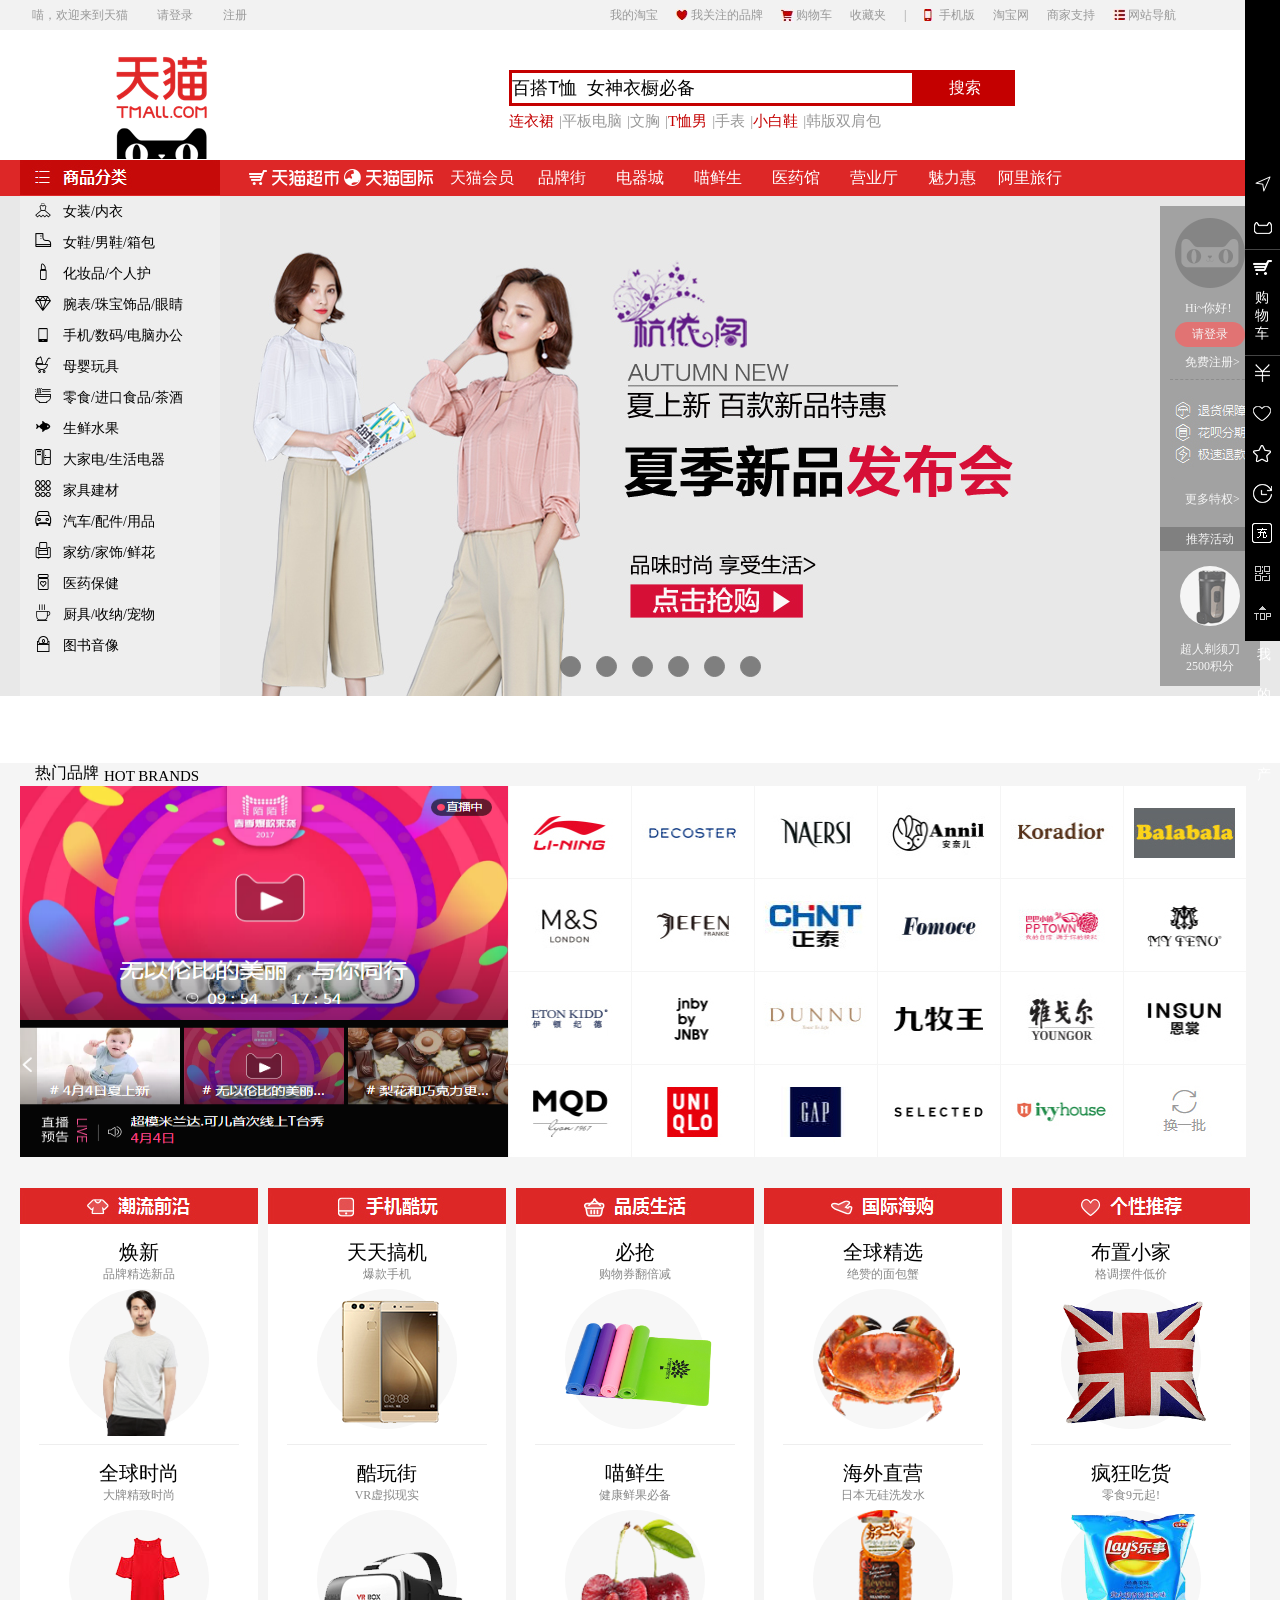
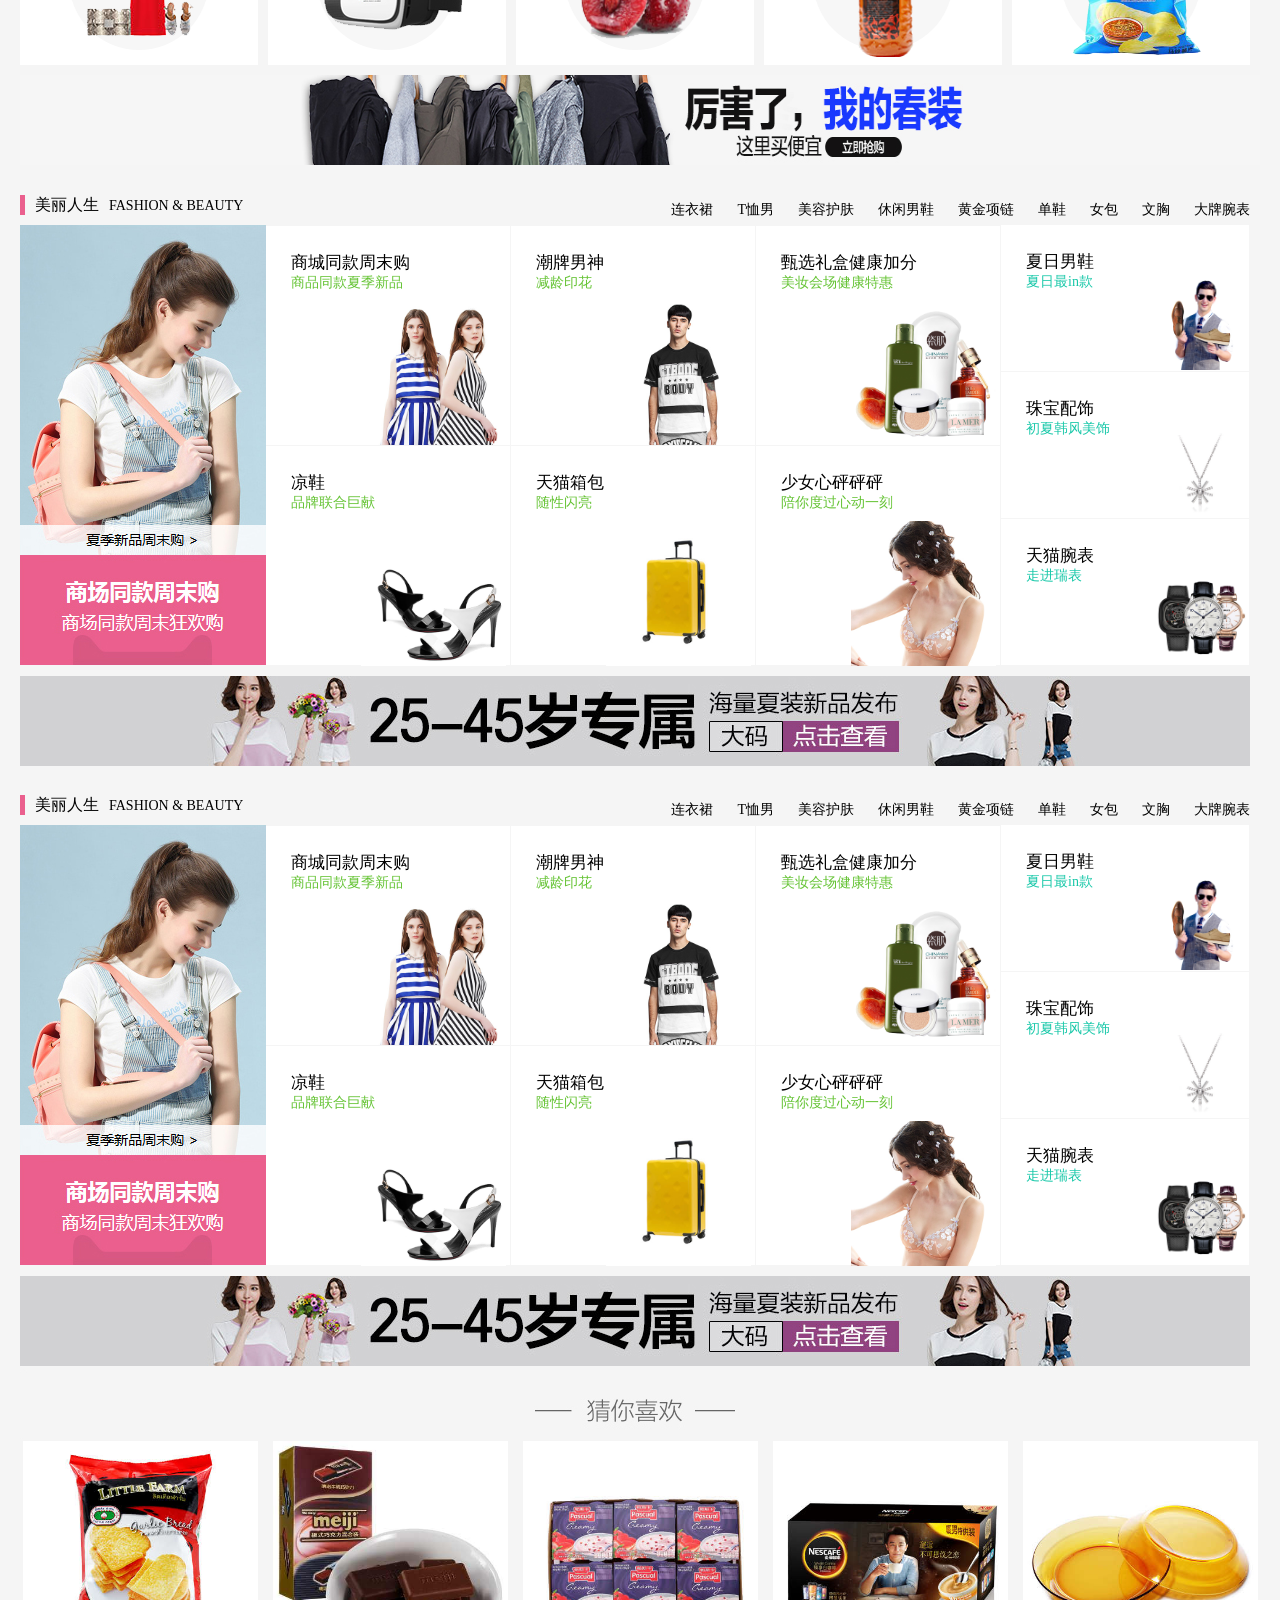
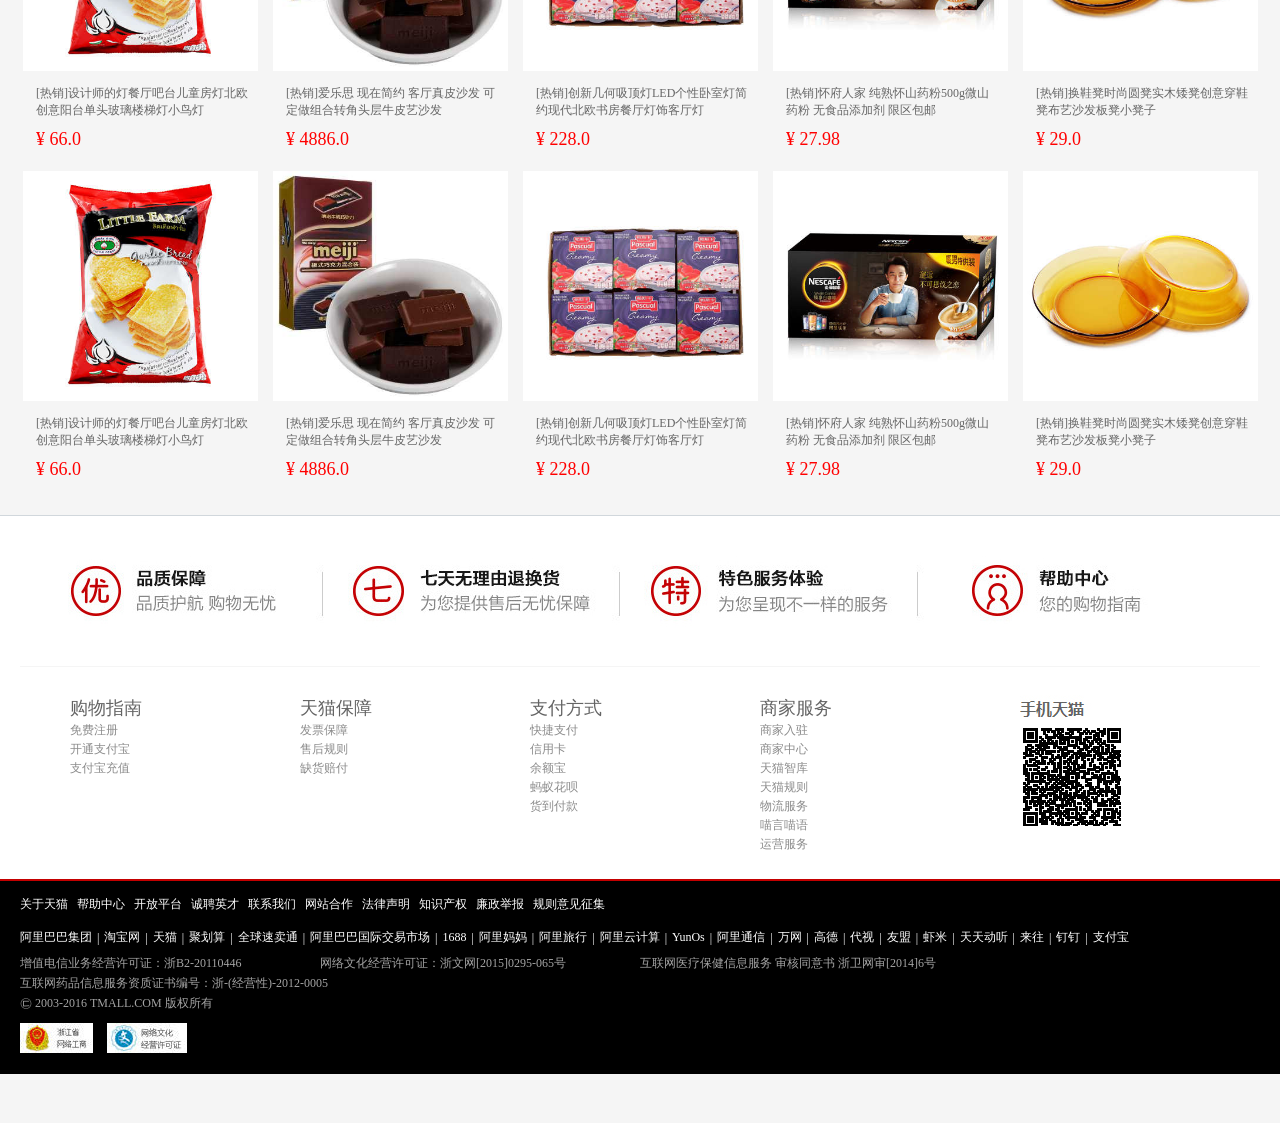
<file: index.html>
<!DOCTYPE HTML PUBLIC "-//W3C//DTD HTML 4.01//EN" "http://www.w3.org/TR/html4/strict.dtd">
<html lang="en">
<head>
	<meta http-equiv="Content-Type" content="text/html;charset=UTF-8">
	<title>Document</title>
	<script src="js/function.js"></script>
	<script src="js/animate.js"></script>
	<script src="js/tianmao.js"></script>
	<link rel="stylesheet" href="css/tianmao.css">
	<link rel="stylesheet" href="font_h6ixn9jtdd5kx1or/iconfont.css"/>
</head>
<body>
	<div class="top">
		<div class="top_big">
		<div class="top_1">喵，欢迎来到天猫</div>
		<div class="top_2"><font class="mm">请登录</font></div>
		<div class="top_3"><font class="mm">注册</font></div>
		<div class=dakuai>
			<ul>
				<li class="zz"><a href="">我的淘宝</a></li>
				<li class="zz zztp1"><a href="">我关注的品牌</a></li>
				<li class="zz zztp2"><a href="">购物车</a></li>
				<li class="zz"><a href="">收藏夹</a></li>
				<li class="zz"><a href="">|</a></li>
				<li class="zz zztp3"><a href="">手机版</a></li>
				<li class="zz"><a href="">淘宝网</a></li>
				<li class="zz"><a href="">商家支持</a></li>
				<li class="zz zztp4"><a href="">网站导航</a></li>
			</ul>
		</div>
		</div>
	</div>
	<div class="top2">
		<img src="img/00.png" alt="">
		<input type="text" name="" id="ssk" value="百搭T恤  女神衣橱必备">
		<input type="bottom" name="" id="ss" value="搜索">
		<ul>
			<li><a href="" class="bianse">连衣裙</a></li>
			<li>|</li>
			<li><a href="">平板电脑</a></li>
			<li>|</li>
			<li><a href="">文胸</a></li>
			<li>|</li>
			<li><a href="" class="bianse">T恤男</a></li>
			<li>|</li>
			<li><a href="">手表</a></li>
			<li>|</li>
			<li><a href="" class="bianse">小白鞋</a></li>
			<li>|</li>
			<li><a href="">韩版双肩包</a></li>
        </ul>
    </div>
    <div class="top3">
		<div class="top3_big">
    	<img src="img/8.jpg" alt="" class="spfl">
    	<a href="" class="da">
			<div><img src="img/10.png" alt=""class="dt"></div>
           <img src="img/7.png" alt="" class="mt">
    	</a>
    	<a href="" class="da">
			<div><img src="img/11.png" alt="" class="dt"></div>
    		<img src="img/7.png" alt="" class="mt">
    	</a>
    	<a href="" class="za">
			<div>天猫会员</div>
                 	<img src="img/7.png" alt=""  class="mt1">
		</a>
		<a href="" class="xa">
				<div>品牌街</div>
                 	<img src="img/7.png" alt=""  class="mt2">
		</a>
		<a href="" class="xa">
			<div>电器城</div>
                 	<img src="img/7.png" alt=""  class="mt2">
		</a>
		<a href="" class="xa">
			<div>喵鲜生</div>
                 	<img src="img/7.png" alt=""  class="mt2">
		</a>
		<a href="" class="xa">
			<div>医药馆</div>
                 	<img src="img/7.png" alt=""  class="mt2">
		</a>
		<a href="" class="xa">
			<div>营业厅</div>
                 	<img src="img/7.png" alt=""  class="mt2">
		</a>
		<a href="" class="xa">
			<div>魅力惠</div>
                 	<img src="img/7.png" alt=""  class="mt2">
		</a>
		<a href="" class="xa">
			<div>阿里旅行</div>
                 	<img src="img/7.png" alt=""  class="mt2">
		</a>
    </div>
	</div>
	<div class="headin">
	  	   	     <div class="headinbox">
					 <div class="headinboxa">
	  	   	     	   	 <a href=""><img src="img/1.jpg" alt=""></a>
	  	   	     	   	<!--  <a href=""><img src="img/5.jpg" alt=""></a>
	  	   	     	   	 <a href=""><img src="img/2.jpg" alt=""></a>
	  	   	     	   	 <a href=""><img src="img/4.jpg" alt=""></a>
	  	   	     	   	 <a href=""><img src="img/3.jpg" alt=""></a>
	  	   	     	   	 <a href=""><img src="img/6.jpg" alt=""></a> -->
					 </div>
						<ul class="lunbo">
							<li></li>
							<li></li>
							<li></li>
							<li></li>
							<li></li>
							<li></li>
						</ul>
	  	   	     <ul class="headinleft">
					 	 <li><i class="iconfont icon-nvzhuangneiyi"></i><a href=""class="mouse">女装/内衣</a>
							 	<div class="xq">
									<div class="xql">
										<div class="leftin">
											<div class="leftinner1">
											<b>当季流行&nbsp></b>
											</div>
											<div class="leftinner2">
												<a href=""class="over">2017春季新品</a>
												<a href=""class="over">商场同款</a>
												<a href="">气质连衣裙</a>
												<a href=""class="over">羽绒服</a>
												<a href="">中款毛呢</a>
												<a href="">百搭休闲裤</a>
												<a href=""class="over">2017内心新品</a>
												<a href="">内心商场同款</a>
												<a href="">男士内裤</a>
												<a href=""class="over">春夏家居服</a>
												<a href="">无痕文胸</a>
											</div>
										</div>
										<div class="leftin">
											<div class="leftinner1">
												<b>精选上装&nbsp></b>
											</div>
											<div class="leftinner2">
												<a href=""class="over">羽绒服</a>
												<a href=""class="over">毛呢外套</a>
												<a href="">毛衣</a>
												<a href=""class="over">针织衫</a>
												<a href="">衬衫</a>
												<a href="">风衣</a>
												<a href=""class="over">短外套</a>
												<a href="">卫衣</a>
												<a href="">小西装</a>
											</div>
										</div>
										<div class="leftin">
											<div class="leftinner1">
												<b>浪漫裙装&nbsp></b>
											</div>
											<div class="leftinner2">
												<a href=""class="over">连衣裙</a>
												<a href=""class="over">蕾丝连衣裙</a>
												<a href="">印花连衣裙</a>
												<a href=""class="over">真丝连衣裙</a>
												<a href="">半身裙</a>
												<a href="">百褶裙</a>
												<a href=""class="over">牛仔裙</a>
												<a href="">背心裙</a>
												<a href="">a字裙</a>
												<a href="">棉麻连衣裙</a>
												<a href="">蕾丝半身裙</a>
												<a href="">包臀裙</a>
												<a href="">长袖连衣裙</a>
											</div>
										</div>
										<div class="leftin">
											<div class="leftinner1">
												<b>女士下装&nbsp></b>
											</div>
											<div class="leftinner2">
												<a href=""class="over">牛仔裙</a>
												<a href=""class="over">休闲裤</a>
												<a href="">哈伦裤</a>
												<a href=""class="over">背带裤</a>
												<a href="">小脚裤</a>
												<a href="">西装裤</a>
												<a href=""class="over">打底裤</a>
												<a href="">阔腿裤</a>
												<a href="">短裤</a>
											</div>
										</div>
										<div class="leftin">
											<div class="leftinner1">
												<b>特色女装&nbsp></b>
											</div>
											<div class="leftinner2">
												<a href=""class="over">时尚气质套装</a>
												<a href=""class="over">休闲运动套装</a>
												<a href="">精选妈妈装</a>
												<a href=""class="over">大码女装</a>
												<a href="">职业套装</a>
												<a href="">优雅旗袍</a>
												<a href=""class="over">精致礼服</a>
												<a href="">婚纱</a>
												<a href="">唐装</a>
												<a href="">小码女装</a>
											</div>
										</div>
										<div class="leftin">
											<div class="leftinner1">
												<b>保暖基础&nbsp></b>
											</div>
											<div class="leftinner2">
												<a href=""class="over">男士保暖</a>
												<a href=""class="over">女士保暖</a>
												<a href="">保暖加厚加绒</a>
												<a href=""class="over">男士内裤</a>
												<a href="">女士内裤</a>
												<a href="">吊带背心</a>
											</div>
										</div>
										<div class="leftin">
											<div class="leftinner1">
												<b>家&nbsp&nbsp居&nbsp></b>
											</div>
											<div class="leftinner2">
												<a href=""class="over">睡衣</a>
												<a href=""class="over">睡衣秋款</a>
												<a href="">睡衣冬款</a>
												<a href=""class="over">珊瑚绒睡衣</a>
												<a href="">情侣睡衣</a>
												<a href=""class="over">男士睡衣</a>
												<
											</div>
										</div>
										<div class="leftin">
											<div class="leftinner1">
												<b>文胸塑身&nbsp></b>
											</div>
											<div class="leftinner2">
												<a href=""class="over">文胸</a>
												<a href=""class="over">文胸套装</a>
												<a href="">无钢圈</a>
												<a href=""class="over">聚拢型</a>
												<a href="">塑身裤</a>
												<a href=""class="over">塑身连体衣</a>
											</div>
										</div>
										<div class="leftin">
											<div class="leftinner1">
												<b>袜&nbsp&nbsp类&nbsp></b>
											</div>
											<div class="leftinner2">
												<a href=""class="over">袜子</a>
												<a href=""class="over">男士袜子</a>
												<a href="">加绒丝袜</a>
												<a href=""class="over">女士船袜</a>
											</div>
										</div>

									</div>
									<div class="xqr">
										<div class="xtop">
											<div class="xtop1"><a href=""><img src="img/top1.jpg" alt=""/></a></div>
											<div class="xtop1"><a href=""><img src="img/top2.jpg" alt=""/></a></div>
											<div class="xtop1"><a href=""><img src="img/top3.jpg" alt=""/></a></div>
											<div class="xtop1"><a href=""><img src="img/top4.jpg" alt=""/></a></div>
											<div class="xtop1"><a href=""><img src="img/top5.jpg" alt=""/></a></div>
											<div class="xtop1"><a href=""><img src="img/top6.jpg" alt=""/></a></div>
											<div class="xtop1"><a href=""><img src="img/top7.jpg" alt=""/></a></div>
											<div class="xtop1"><a href=""><img src="img/top8.jpg" alt=""/></a></div>
											<div class="xtop1"><a href=""><img src="img/top9.jpg" alt=""/></a></div>
											<div class="xtop1"><a href=""><img src="img/top10.jpg" alt=""/></a></div>
											<div class="xtop1"><a href=""><img src="img/top11.jpg" alt=""/></a></div>
											<div class="xtop1"><a href=""><img src="img/top12.jpg" alt=""/></a></div>
											<div class="xtop1"><a href=""><img src="img/top13.jpg" alt=""/></a></div>
											<div class="xtop1"><a href=""><img src="img/top14.jpg" alt=""/></a></div>
											<div class="xtop1"><a href=""><img src="img/top15.jpg" alt=""/></a></div>
											<div class="xtop1"><a href=""><img src="img/top16.jpg" alt=""/></a></div>
										</div>
										<div class="xtob"><img src="img/tob.jpg" alt=""/></div>
									</div>
								</div>
						 </li>
						 <li><i class="iconfont icon-xie"></i><a href=""class="mouse">女鞋/男鞋/箱包</a>
							 	<div class="xq">
								 <div class="xql">
									 <div class="leftin">
										 <div class="leftinner1">
											 <b>当季流行&nbsp></b>
										 </div>
										 <div class="leftinner2">
											 <a href=""class="overr">春季换新</a>
											 <a href=""class="overr">商场同款</a>
											 <a href="">修身夹克</a>
											 <a href=""class="overr">牛仔夹克</a>
											 <a href="">潮流卫衣</a>
											 <a href="">长袖衬衫</a>
											 <a href=""class="overr">时尚羽绒</a>
											 <a href="">毛呢大衣</a>
											 <a href="">温暖毛衣</a>
											 <a href=""class="overr">西装</a>
											 <a href="">束脚裤</a>
											 <a href="">破洞牛仔裤</a>
										 </div>
									 </div>
									 <div class="leftin">
										 <div class="leftinner1">
											 <b>男士外套&nbsp></b>
										 </div>
										 <div class="leftinner2">
											 <a href=""class="overr">羽绒服</a>
											 <a href=""class="overr">棉衣</a>
											 <a href="">大衣</a>
											 <a href=""class="overr">风衣</a>
											 <a href="">夹克</a>
											 <a href="">单西</a>
											 <a href=""class="overr">西服套装</a>
											 <a href="">皮衣</a>
											 <a href="">运动服</a>
											 <a href=""class="overr">棒球帽</a>
											 <a href="">工装外套</a>
											 <a href="">针织外套</a>
											 <a href="">马甲</a>
										 </div>
									 </div>
									 <div class="leftin">
										 <div class="leftinner1">
											 <b>男士内搭&nbsp></b>
										 </div>
										 <div class="leftinner2">
											 <a href=""class="overr">衬衫</a>
											 <a href=""class="overr">长袖T恤</a>
											 <a href="">卫衣</a>
											 <a href=""class="overr">针织衫/毛衣</a>
											 <a href="">背心</a>
											 <a href="">短袖T恤</a>
											 <a href=""class="overr">POLO衫</a>
										 </div>
									 </div>
									 <div class="leftin">
										 <div class="leftinner1">
											 <b>男士裤装&nbsp></b>
										 </div>
										 <div class="leftinner2">
											 <a href=""class="overr">牛仔裤</a>
											 <a href=""class="overr">休闲裤</a>
											 <a href="">西裤</a>
											 <a href=""class="overr">小脚裤</a>
											 <a href="">运动裤</a>
											 <a href="">针织裤</a>
											 <a href=""class="overr">工装裤</a>
											 <a href="">9分裤</a>
										 </div>
									 </div>
									 <div class="leftin">
										 <div class="leftinner1">
											 <b>特色男装&nbsp></b>
										 </div>
										 <div class="leftinner2">
											 <a href=""class="overr">潮牌</a>
											 <a href=""class="overr">中老年</a>
											 <a href="">加大码</a>
											 <a href=""class="overr">职业装</a>
											 <a href="">中国风</a>
											 <a href="">情侣装</a>
										 </div>
									 </div>
									 <div class="leftin">
										 <div class="leftinner1">
											 <b>运动鞋品&nbsp></b>
										 </div>
										 <div class="leftinner2">
											 <a href=""class="overr">跑步鞋</a>
											 <a href=""class="overr">运动鞋</a>
											 <a href="">板鞋</a>
											 <a href=""class="overr">潮鞋</a>
											 <a href="">休闲鞋</a>
											 <a href="">篮球鞋</a>
											 <a href="">足球鞋</a>
										 </div>
									 </div>
									 <div class="leftin">
										 <div class="leftinner1">
											 <b>运动服饰&nbsp></b>
										 </div>
										 <div class="leftinner2">
											 <a href=""class="overr">运动裤</a>
											 <a href=""class="overr">运动卫衣</a>
											 <a href="">运动套装</a>
											 <a href=""class="overr">运动夹克</a>
											 <a href="">羽绒服</a>
										 </div>
									 </div>
									 <div class="leftin">
										 <div class="leftinner1">
											 <b>户外鞋服&nbsp></b>
										 </div>
										 <div class="leftinner2">
											 <a href=""class="overr">冲锋衣</a>
											 <a href=""class="overr">抓绒衣</a>
											 <a href="">登山鞋</a>
											 <a href=""class="overr">户外休闲衣</a>
											 <a href="">军迷</a>
											 <a href=""class="overr">钓鱼服</a>
										 </div>
									 </div>
									 <div class="leftin">
										 <div class="leftinner1">
											 <b>户外用品&nbsp></b>
										 </div>
										 <div class="leftinner2">
											 <a href=""class="overr">钓竿</a>
											 <a href=""class="overr">双肩背包</a>
											 <a href="">户外包</a>
											 <a href=""class="overr">帐篷</a>
											 <a href=""class="overr">手电筒</a>
											 <a href=""class="overr">防潮垫</a>
											 <a href=""class="overr">刀具</a>
											 <a href=""class="overr">登山杖</a>
											 <a href=""class="overr">睡袋</a>
										 </div>
									 </div>

								 </div>
								 <div class="xqr">
									 <div class="xtop">
										 <div class="xtop1"><a href=""><img src="img/top17.jpg" alt=""/></a></div>
										 <div class="xtop1"><a href=""><img src="img/top18.jpg" alt=""/></a></div>
										 <div class="xtop1"><a href=""><img src="img/top19.jpg" alt=""/></a></div>
										 <div class="xtop1"><a href=""><img src="img/top20.jpg" alt=""/></a></div>
										 <div class="xtop1"><a href=""><img src="img/top21.jpg" alt=""/></a></div>
										 <div class="xtop1"><a href=""><img src="img/top22.jpg" alt=""/></a></div>
										 <div class="xtop1"><a href=""><img src="img/top23.jpg" alt=""/></a></div>
										 <div class="xtop1"><a href=""><img src="img/top24.jpg" alt=""/></a></div>
										 <div class="xtop1"><a href=""><img src="img/top25.jpg" alt=""/></a></div>
										 <div class="xtop1"><a href=""><img src="img/top26.jpg" alt=""/></a></div>
										 <div class="xtop1"><a href=""><img src="img/top27.jpg" alt=""/></a></div>
										 <div class="xtop1"><a href=""><img src="img/top28.jpg" alt=""/></a></div>
										 <div class="xtop1"><a href=""><img src="img/top29.jpg" alt=""/></a></div>
										 <div class="xtop1"><a href=""><img src="img/top30.jpg" alt=""/></a></div>
										 <div class="xtop1"><a href=""><img src="img/top31.jpg" alt=""/></a></div>
										 <div class="xtop1"><a href=""><img src="img/top32.jpg" alt=""/></a></div>
									 </div>
									 <div class="xtob"><img src="img/tob1.jpg" alt=""/></div>
								 </div>
							 </div>
						 </li>
						 <li><i class="iconfont icon-huazhuangpin"></i><a href=""class="mouse">化妆品/个人护</a>
								 <div class="xq">
								 <div class="xql">
									 <div class="leftin">
										 <div class="leftinner1">
											 <b>当季流行&nbsp></b>
										 </div>
										 <div class="leftinner2">
											 <a href=""class="over">2017春季新品</a>
											 <a href=""class="over">商场同款</a>
											 <a href="">气质连衣裙</a>
											 <a href=""class="over">羽绒服</a>
											 <a href="">中款毛呢</a>
											 <a href="">百搭休闲裤</a>
											 <a href=""class="over">2017内心新品</a>
											 <a href="">内心商场同款</a>
											 <a href="">男士内裤</a>
											 <a href=""class="over">春夏家居服</a>
											 <a href="">无痕文胸</a>
										 </div>
									 </div>
									 <div class="leftin">
										 <div class="leftinner1">
											 <b>精选上装&nbsp></b>
										 </div>
										 <div class="leftinner2">
											 <a href=""class="over">羽绒服</a>
											 <a href=""class="over">毛呢外套</a>
											 <a href="">毛衣</a>
											 <a href=""class="over">针织衫</a>
											 <a href="">衬衫</a>
											 <a href="">风衣</a>
											 <a href=""class="over">短外套</a>
											 <a href="">卫衣</a>
											 <a href="">小西装</a>
										 </div>
									 </div>
									 <div class="leftin">
										 <div class="leftinner1">
											 <b>浪漫裙装&nbsp></b>
										 </div>
										 <div class="leftinner2">
											 <a href=""class="over">连衣裙</a>
											 <a href=""class="over">蕾丝连衣裙</a>
											 <a href="">印花连衣裙</a>
											 <a href=""class="over">真丝连衣裙</a>
											 <a href="">半身裙</a>
											 <a href="">百褶裙</a>
											 <a href=""class="over">牛仔裙</a>
											 <a href="">背心裙</a>
											 <a href="">a字裙</a>
											 <a href="">棉麻连衣裙</a>
											 <a href="">蕾丝半身裙</a>
											 <a href="">包臀裙</a>
											 <a href="">长袖连衣裙</a>
										 </div>
									 </div>
									 <div class="leftin">
										 <div class="leftinner1">
											 <b>女士下装&nbsp></b>
										 </div>
										 <div class="leftinner2">
											 <a href=""class="over">牛仔裙</a>
											 <a href=""class="over">休闲裤</a>
											 <a href="">哈伦裤</a>
											 <a href=""class="over">背带裤</a>
											 <a href="">小脚裤</a>
											 <a href="">西装裤</a>
											 <a href=""class="over">打底裤</a>
											 <a href="">阔腿裤</a>
											 <a href="">短裤</a>
										 </div>
									 </div>
									 <div class="leftin">
										 <div class="leftinner1">
											 <b>特色女装&nbsp></b>
										 </div>
										 <div class="leftinner2">
											 <a href=""class="over">时尚气质套装</a>
											 <a href=""class="over">休闲运动套装</a>
											 <a href="">精选妈妈装</a>
											 <a href=""class="over">大码女装</a>
											 <a href="">职业套装</a>
											 <a href="">优雅旗袍</a>
											 <a href=""class="over">精致礼服</a>
											 <a href="">婚纱</a>
											 <a href="">唐装</a>
											 <a href="">小码女装</a>
										 </div>
									 </div>
									 <div class="leftin">
										 <div class="leftinner1">
											 <b>保暖基础&nbsp></b>
										 </div>
										 <div class="leftinner2">
											 <a href=""class="over">男士保暖</a>
											 <a href=""class="over">女士保暖</a>
											 <a href="">保暖加厚加绒</a>
											 <a href=""class="over">男士内裤</a>
											 <a href="">女士内裤</a>
											 <a href="">吊带背心</a>
										 </div>
									 </div>
									 <div class="leftin">
										 <div class="leftinner1">
											 <b>家&nbsp&nbsp居&nbsp></b>
										 </div>
										 <div class="leftinner2">
											 <a href=""class="over">睡衣</a>
											 <a href=""class="over">睡衣秋款</a>
											 <a href="">睡衣冬款</a>
											 <a href=""class="over">珊瑚绒睡衣</a>
											 <a href="">情侣睡衣</a>
											 <a href=""class="over">男士睡衣</a>
											 <
										 </div>
									 </div>
									 <div class="leftin">
										 <div class="leftinner1">
											 <b>文胸塑身&nbsp></b>
										 </div>
										 <div class="leftinner2">
											 <a href=""class="over">文胸</a>
											 <a href=""class="over">文胸套装</a>
											 <a href="">无钢圈</a>
											 <a href=""class="over">聚拢型</a>
											 <a href="">塑身裤</a>
											 <a href=""class="over">塑身连体衣</a>
										 </div>
									 </div>
									 <div class="leftin">
										 <div class="leftinner1">
											 <b>袜&nbsp&nbsp类&nbsp></b>
										 </div>
										 <div class="leftinner2">
											 <a href=""class="over">袜子</a>
											 <a href=""class="over">男士袜子</a>
											 <a href="">加绒丝袜</a>
											 <a href=""class="over">女士船袜</a>
										 </div>
									 </div>

								 </div>
								 <div class="xqr">
									 <div class="xtop">
										 <div class="xtop1"><a href=""><img src="img/top1.jpg" alt=""/></a></div>
										 <div class="xtop1"><a href=""><img src="img/top2.jpg" alt=""/></a></div>
										 <div class="xtop1"><a href=""><img src="img/top3.jpg" alt=""/></a></div>
										 <div class="xtop1"><a href=""><img src="img/top4.jpg" alt=""/></a></div>
										 <div class="xtop1"><a href=""><img src="img/top5.jpg" alt=""/></a></div>
										 <div class="xtop1"><a href=""><img src="img/top6.jpg" alt=""/></a></div>
										 <div class="xtop1"><a href=""><img src="img/top7.jpg" alt=""/></a></div>
										 <div class="xtop1"><a href=""><img src="img/top8.jpg" alt=""/></a></div>
										 <div class="xtop1"><a href=""><img src="img/top9.jpg" alt=""/></a></div>
										 <div class="xtop1"><a href=""><img src="img/top10.jpg" alt=""/></a></div>
										 <div class="xtop1"><a href=""><img src="img/top11.jpg" alt=""/></a></div>
										 <div class="xtop1"><a href=""><img src="img/top12.jpg" alt=""/></a></div>
										 <div class="xtop1"><a href=""><img src="img/top13.jpg" alt=""/></a></div>
										 <div class="xtop1"><a href=""><img src="img/top14.jpg" alt=""/></a></div>
										 <div class="xtop1"><a href=""><img src="img/top15.jpg" alt=""/></a></div>
										 <div class="xtop1"><a href=""><img src="img/top16.jpg" alt=""/></a></div>
									 </div>
									 <div class="xtob"><img src="img/tob.jpg" alt=""/></div>
								 </div>
							 </div>
						 </li>
						 <li><i class="iconfont icon-zhubaoshipin"></i><a href=""class="mouse">腕表/珠宝饰品/眼睛</a>
							 <div class="xq">
								 <div class="xql">
									 <div class="leftin">
										 <div class="leftinner1">
											 <b>当季流行&nbsp></b>
										 </div>
										 <div class="leftinner2">
											 <a href=""class="overr">春季换新</a>
											 <a href=""class="overr">商场同款</a>
											 <a href="">修身夹克</a>
											 <a href=""class="overr">牛仔夹克</a>
											 <a href="">潮流卫衣</a>
											 <a href="">长袖衬衫</a>
											 <a href=""class="overr">时尚羽绒</a>
											 <a href="">毛呢大衣</a>
											 <a href="">温暖毛衣</a>
											 <a href=""class="overr">西装</a>
											 <a href="">束脚裤</a>
											 <a href="">破洞牛仔裤</a>
										 </div>
									 </div>
									 <div class="leftin">
										 <div class="leftinner1">
											 <b>男士外套&nbsp></b>
										 </div>
										 <div class="leftinner2">
											 <a href=""class="overr">羽绒服</a>
											 <a href=""class="overr">棉衣</a>
											 <a href="">大衣</a>
											 <a href=""class="overr">风衣</a>
											 <a href="">夹克</a>
											 <a href="">单西</a>
											 <a href=""class="overr">西服套装</a>
											 <a href="">皮衣</a>
											 <a href="">运动服</a>
											 <a href=""class="overr">棒球帽</a>
											 <a href="">工装外套</a>
											 <a href="">针织外套</a>
											 <a href="">马甲</a>
										 </div>
									 </div>
									 <div class="leftin">
										 <div class="leftinner1">
											 <b>男士内搭&nbsp></b>
										 </div>
										 <div class="leftinner2">
											 <a href=""class="overr">衬衫</a>
											 <a href=""class="overr">长袖T恤</a>
											 <a href="">卫衣</a>
											 <a href=""class="overr">针织衫/毛衣</a>
											 <a href="">背心</a>
											 <a href="">短袖T恤</a>
											 <a href=""class="overr">POLO衫</a>
										 </div>
									 </div>
									 <div class="leftin">
										 <div class="leftinner1">
											 <b>男士裤装&nbsp></b>
										 </div>
										 <div class="leftinner2">
											 <a href=""class="overr">牛仔裤</a>
											 <a href=""class="overr">休闲裤</a>
											 <a href="">西裤</a>
											 <a href=""class="overr">小脚裤</a>
											 <a href="">运动裤</a>
											 <a href="">针织裤</a>
											 <a href=""class="overr">工装裤</a>
											 <a href="">9分裤</a>
										 </div>
									 </div>
									 <div class="leftin">
										 <div class="leftinner1">
											 <b>特色男装&nbsp></b>
										 </div>
										 <div class="leftinner2">
											 <a href=""class="overr">潮牌</a>
											 <a href=""class="overr">中老年</a>
											 <a href="">加大码</a>
											 <a href=""class="overr">职业装</a>
											 <a href="">中国风</a>
											 <a href="">情侣装</a>
										 </div>
									 </div>
									 <div class="leftin">
										 <div class="leftinner1">
											 <b>运动鞋品&nbsp></b>
										 </div>
										 <div class="leftinner2">
											 <a href=""class="overr">跑步鞋</a>
											 <a href=""class="overr">运动鞋</a>
											 <a href="">板鞋</a>
											 <a href=""class="overr">潮鞋</a>
											 <a href="">休闲鞋</a>
											 <a href="">篮球鞋</a>
											 <a href="">足球鞋</a>
										 </div>
									 </div>
									 <div class="leftin">
										 <div class="leftinner1">
											 <b>运动服饰&nbsp></b>
										 </div>
										 <div class="leftinner2">
											 <a href=""class="overr">运动裤</a>
											 <a href=""class="overr">运动卫衣</a>
											 <a href="">运动套装</a>
											 <a href=""class="overr">运动夹克</a>
											 <a href="">羽绒服</a>
										 </div>
									 </div>
									 <div class="leftin">
										 <div class="leftinner1">
											 <b>户外鞋服&nbsp></b>
										 </div>
										 <div class="leftinner2">
											 <a href=""class="overr">冲锋衣</a>
											 <a href=""class="overr">抓绒衣</a>
											 <a href="">登山鞋</a>
											 <a href=""class="overr">户外休闲衣</a>
											 <a href="">军迷</a>
											 <a href=""class="overr">钓鱼服</a>
										 </div>
									 </div>
									 <div class="leftin">
										 <div class="leftinner1">
											 <b>户外用品&nbsp></b>
										 </div>
										 <div class="leftinner2">
											 <a href=""class="overr">钓竿</a>
											 <a href=""class="overr">双肩背包</a>
											 <a href="">户外包</a>
											 <a href=""class="overr">帐篷</a>
											 <a href=""class="overr">手电筒</a>
											 <a href=""class="overr">防潮垫</a>
											 <a href=""class="overr">刀具</a>
											 <a href=""class="overr">登山杖</a>
											 <a href=""class="overr">睡袋</a>
										 </div>
									 </div>

								 </div>
								 <div class="xqr">
									 <div class="xtop">
										 <div class="xtop1"><a href=""><img src="img/top17.jpg" alt=""/></a></div>
										 <div class="xtop1"><a href=""><img src="img/top18.jpg" alt=""/></a></div>
										 <div class="xtop1"><a href=""><img src="img/top19.jpg" alt=""/></a></div>
										 <div class="xtop1"><a href=""><img src="img/top20.jpg" alt=""/></a></div>
										 <div class="xtop1"><a href=""><img src="img/top21.jpg" alt=""/></a></div>
										 <div class="xtop1"><a href=""><img src="img/top22.jpg" alt=""/></a></div>
										 <div class="xtop1"><a href=""><img src="img/top23.jpg" alt=""/></a></div>
										 <div class="xtop1"><a href=""><img src="img/top24.jpg" alt=""/></a></div>
										 <div class="xtop1"><a href=""><img src="img/top25.jpg" alt=""/></a></div>
										 <div class="xtop1"><a href=""><img src="img/top26.jpg" alt=""/></a></div>
										 <div class="xtop1"><a href=""><img src="img/top27.jpg" alt=""/></a></div>
										 <div class="xtop1"><a href=""><img src="img/top28.jpg" alt=""/></a></div>
										 <div class="xtop1"><a href=""><img src="img/top29.jpg" alt=""/></a></div>
										 <div class="xtop1"><a href=""><img src="img/top30.jpg" alt=""/></a></div>
										 <div class="xtop1"><a href=""><img src="img/top31.jpg" alt=""/></a></div>
										 <div class="xtop1"><a href=""><img src="img/top32.jpg" alt=""/></a></div>
									 </div>
									 <div class="xtob"><img src="img/tob1.jpg" alt=""/></div>
								 </div>
							 </div>
						 </li>
						 <li><i class="iconfont icon-phone"></i><a href=""class="mouse">手机/数码/电脑办公</a>
							 	<div class="xq">
								 <div class="xql">
									 <div class="leftin">
										 <div class="leftinner1">
											 <b>当季流行&nbsp></b>
										 </div>
										 <div class="leftinner2">
											 <a href=""class="over">2017春季新品</a>
											 <a href=""class="over">商场同款</a>
											 <a href="">气质连衣裙</a>
											 <a href=""class="over">羽绒服</a>
											 <a href="">中款毛呢</a>
											 <a href="">百搭休闲裤</a>
											 <a href=""class="over">2017内心新品</a>
											 <a href="">内心商场同款</a>
											 <a href="">男士内裤</a>
											 <a href=""class="over">春夏家居服</a>
											 <a href="">无痕文胸</a>
										 </div>
									 </div>
									 <div class="leftin">
										 <div class="leftinner1">
											 <b>精选上装&nbsp></b>
										 </div>
										 <div class="leftinner2">
											 <a href=""class="over">羽绒服</a>
											 <a href=""class="over">毛呢外套</a>
											 <a href="">毛衣</a>
											 <a href=""class="over">针织衫</a>
											 <a href="">衬衫</a>
											 <a href="">风衣</a>
											 <a href=""class="over">短外套</a>
											 <a href="">卫衣</a>
											 <a href="">小西装</a>
										 </div>
									 </div>
									 <div class="leftin">
										 <div class="leftinner1">
											 <b>浪漫裙装&nbsp></b>
										 </div>
										 <div class="leftinner2">
											 <a href=""class="over">连衣裙</a>
											 <a href=""class="over">蕾丝连衣裙</a>
											 <a href="">印花连衣裙</a>
											 <a href=""class="over">真丝连衣裙</a>
											 <a href="">半身裙</a>
											 <a href="">百褶裙</a>
											 <a href=""class="over">牛仔裙</a>
											 <a href="">背心裙</a>
											 <a href="">a字裙</a>
											 <a href="">棉麻连衣裙</a>
											 <a href="">蕾丝半身裙</a>
											 <a href="">包臀裙</a>
											 <a href="">长袖连衣裙</a>
										 </div>
									 </div>
									 <div class="leftin">
										 <div class="leftinner1">
											 <b>女士下装&nbsp></b>
										 </div>
										 <div class="leftinner2">
											 <a href=""class="over">牛仔裙</a>
											 <a href=""class="over">休闲裤</a>
											 <a href="">哈伦裤</a>
											 <a href=""class="over">背带裤</a>
											 <a href="">小脚裤</a>
											 <a href="">西装裤</a>
											 <a href=""class="over">打底裤</a>
											 <a href="">阔腿裤</a>
											 <a href="">短裤</a>
										 </div>
									 </div>
									 <div class="leftin">
										 <div class="leftinner1">
											 <b>特色女装&nbsp></b>
										 </div>
										 <div class="leftinner2">
											 <a href=""class="over">时尚气质套装</a>
											 <a href=""class="over">休闲运动套装</a>
											 <a href="">精选妈妈装</a>
											 <a href=""class="over">大码女装</a>
											 <a href="">职业套装</a>
											 <a href="">优雅旗袍</a>
											 <a href=""class="over">精致礼服</a>
											 <a href="">婚纱</a>
											 <a href="">唐装</a>
											 <a href="">小码女装</a>
										 </div>
									 </div>
									 <div class="leftin">
										 <div class="leftinner1">
											 <b>保暖基础&nbsp></b>
										 </div>
										 <div class="leftinner2">
											 <a href=""class="over">男士保暖</a>
											 <a href=""class="over">女士保暖</a>
											 <a href="">保暖加厚加绒</a>
											 <a href=""class="over">男士内裤</a>
											 <a href="">女士内裤</a>
											 <a href="">吊带背心</a>
										 </div>
									 </div>
									 <div class="leftin">
										 <div class="leftinner1">
											 <b>家&nbsp&nbsp居&nbsp></b>
										 </div>
										 <div class="leftinner2">
											 <a href=""class="over">睡衣</a>
											 <a href=""class="over">睡衣秋款</a>
											 <a href="">睡衣冬款</a>
											 <a href=""class="over">珊瑚绒睡衣</a>
											 <a href="">情侣睡衣</a>
											 <a href=""class="over">男士睡衣</a>
											 <
										 </div>
									 </div>
									 <div class="leftin">
										 <div class="leftinner1">
											 <b>文胸塑身&nbsp></b>
										 </div>
										 <div class="leftinner2">
											 <a href=""class="over">文胸</a>
											 <a href=""class="over">文胸套装</a>
											 <a href="">无钢圈</a>
											 <a href=""class="over">聚拢型</a>
											 <a href="">塑身裤</a>
											 <a href=""class="over">塑身连体衣</a>
										 </div>
									 </div>
									 <div class="leftin">
										 <div class="leftinner1">
											 <b>袜&nbsp&nbsp类&nbsp></b>
										 </div>
										 <div class="leftinner2">
											 <a href=""class="over">袜子</a>
											 <a href=""class="over">男士袜子</a>
											 <a href="">加绒丝袜</a>
											 <a href=""class="over">女士船袜</a>
										 </div>
									 </div>

								 </div>
								 <div class="xqr">
									 <div class="xtop">
										 <div class="xtop1"><a href=""><img src="img/top1.jpg" alt=""/></a></div>
										 <div class="xtop1"><a href=""><img src="img/top2.jpg" alt=""/></a></div>
										 <div class="xtop1"><a href=""><img src="img/top3.jpg" alt=""/></a></div>
										 <div class="xtop1"><a href=""><img src="img/top4.jpg" alt=""/></a></div>
										 <div class="xtop1"><a href=""><img src="img/top5.jpg" alt=""/></a></div>
										 <div class="xtop1"><a href=""><img src="img/top6.jpg" alt=""/></a></div>
										 <div class="xtop1"><a href=""><img src="img/top7.jpg" alt=""/></a></div>
										 <div class="xtop1"><a href=""><img src="img/top8.jpg" alt=""/></a></div>
										 <div class="xtop1"><a href=""><img src="img/top9.jpg" alt=""/></a></div>
										 <div class="xtop1"><a href=""><img src="img/top10.jpg" alt=""/></a></div>
										 <div class="xtop1"><a href=""><img src="img/top11.jpg" alt=""/></a></div>
										 <div class="xtop1"><a href=""><img src="img/top12.jpg" alt=""/></a></div>
										 <div class="xtop1"><a href=""><img src="img/top13.jpg" alt=""/></a></div>
										 <div class="xtop1"><a href=""><img src="img/top14.jpg" alt=""/></a></div>
										 <div class="xtop1"><a href=""><img src="img/top15.jpg" alt=""/></a></div>
										 <div class="xtop1"><a href=""><img src="img/top16.jpg" alt=""/></a></div>
									 </div>
									 <div class="xtob"><img src="img/tob.jpg" alt=""/></div>
								 </div>
							 </div>
						 </li>
						 <li><i class="iconfont icon-muyingwanju"></i><a href=""class="mouse">母婴玩具</a>
							 <div class="xq">
								 <div class="xql">
									 <div class="leftin">
										 <div class="leftinner1">
											 <b>当季流行&nbsp></b>
										 </div>
										 <div class="leftinner2">
											 <a href=""class="overr">春季换新</a>
											 <a href=""class="overr">商场同款</a>
											 <a href="">修身夹克</a>
											 <a href=""class="overr">牛仔夹克</a>
											 <a href="">潮流卫衣</a>
											 <a href="">长袖衬衫</a>
											 <a href=""class="overr">时尚羽绒</a>
											 <a href="">毛呢大衣</a>
											 <a href="">温暖毛衣</a>
											 <a href=""class="overr">西装</a>
											 <a href="">束脚裤</a>
											 <a href="">破洞牛仔裤</a>
										 </div>
									 </div>
									 <div class="leftin">
										 <div class="leftinner1">
											 <b>男士外套&nbsp></b>
										 </div>
										 <div class="leftinner2">
											 <a href=""class="overr">羽绒服</a>
											 <a href=""class="overr">棉衣</a>
											 <a href="">大衣</a>
											 <a href=""class="overr">风衣</a>
											 <a href="">夹克</a>
											 <a href="">单西</a>
											 <a href=""class="overr">西服套装</a>
											 <a href="">皮衣</a>
											 <a href="">运动服</a>
											 <a href=""class="overr">棒球帽</a>
											 <a href="">工装外套</a>
											 <a href="">针织外套</a>
											 <a href="">马甲</a>
										 </div>
									 </div>
									 <div class="leftin">
										 <div class="leftinner1">
											 <b>男士内搭&nbsp></b>
										 </div>
										 <div class="leftinner2">
											 <a href=""class="overr">衬衫</a>
											 <a href=""class="overr">长袖T恤</a>
											 <a href="">卫衣</a>
											 <a href=""class="overr">针织衫/毛衣</a>
											 <a href="">背心</a>
											 <a href="">短袖T恤</a>
											 <a href=""class="overr">POLO衫</a>
										 </div>
									 </div>
									 <div class="leftin">
										 <div class="leftinner1">
											 <b>男士裤装&nbsp></b>
										 </div>
										 <div class="leftinner2">
											 <a href=""class="overr">牛仔裤</a>
											 <a href=""class="overr">休闲裤</a>
											 <a href="">西裤</a>
											 <a href=""class="overr">小脚裤</a>
											 <a href="">运动裤</a>
											 <a href="">针织裤</a>
											 <a href=""class="overr">工装裤</a>
											 <a href="">9分裤</a>
										 </div>
									 </div>
									 <div class="leftin">
										 <div class="leftinner1">
											 <b>特色男装&nbsp></b>
										 </div>
										 <div class="leftinner2">
											 <a href=""class="overr">潮牌</a>
											 <a href=""class="overr">中老年</a>
											 <a href="">加大码</a>
											 <a href=""class="overr">职业装</a>
											 <a href="">中国风</a>
											 <a href="">情侣装</a>
										 </div>
									 </div>
									 <div class="leftin">
										 <div class="leftinner1">
											 <b>运动鞋品&nbsp></b>
										 </div>
										 <div class="leftinner2">
											 <a href=""class="overr">跑步鞋</a>
											 <a href=""class="overr">运动鞋</a>
											 <a href="">板鞋</a>
											 <a href=""class="overr">潮鞋</a>
											 <a href="">休闲鞋</a>
											 <a href="">篮球鞋</a>
											 <a href="">足球鞋</a>
										 </div>
									 </div>
									 <div class="leftin">
										 <div class="leftinner1">
											 <b>运动服饰&nbsp></b>
										 </div>
										 <div class="leftinner2">
											 <a href=""class="overr">运动裤</a>
											 <a href=""class="overr">运动卫衣</a>
											 <a href="">运动套装</a>
											 <a href=""class="overr">运动夹克</a>
											 <a href="">羽绒服</a>
										 </div>
									 </div>
									 <div class="leftin">
										 <div class="leftinner1">
											 <b>户外鞋服&nbsp></b>
										 </div>
										 <div class="leftinner2">
											 <a href=""class="overr">冲锋衣</a>
											 <a href=""class="overr">抓绒衣</a>
											 <a href="">登山鞋</a>
											 <a href=""class="overr">户外休闲衣</a>
											 <a href="">军迷</a>
											 <a href=""class="overr">钓鱼服</a>
										 </div>
									 </div>
									 <div class="leftin">
										 <div class="leftinner1">
											 <b>户外用品&nbsp></b>
										 </div>
										 <div class="leftinner2">
											 <a href=""class="overr">钓竿</a>
											 <a href=""class="overr">双肩背包</a>
											 <a href="">户外包</a>
											 <a href=""class="overr">帐篷</a>
											 <a href=""class="overr">手电筒</a>
											 <a href=""class="overr">防潮垫</a>
											 <a href=""class="overr">刀具</a>
											 <a href=""class="overr">登山杖</a>
											 <a href=""class="overr">睡袋</a>
										 </div>
									 </div>

								 </div>
								 <div class="xqr">
									 <div class="xtop">
										 <div class="xtop1"><a href=""><img src="img/top17.jpg" alt=""/></a></div>
										 <div class="xtop1"><a href=""><img src="img/top18.jpg" alt=""/></a></div>
										 <div class="xtop1"><a href=""><img src="img/top19.jpg" alt=""/></a></div>
										 <div class="xtop1"><a href=""><img src="img/top20.jpg" alt=""/></a></div>
										 <div class="xtop1"><a href=""><img src="img/top21.jpg" alt=""/></a></div>
										 <div class="xtop1"><a href=""><img src="img/top22.jpg" alt=""/></a></div>
										 <div class="xtop1"><a href=""><img src="img/top23.jpg" alt=""/></a></div>
										 <div class="xtop1"><a href=""><img src="img/top24.jpg" alt=""/></a></div>
										 <div class="xtop1"><a href=""><img src="img/top25.jpg" alt=""/></a></div>
										 <div class="xtop1"><a href=""><img src="img/top26.jpg" alt=""/></a></div>
										 <div class="xtop1"><a href=""><img src="img/top27.jpg" alt=""/></a></div>
										 <div class="xtop1"><a href=""><img src="img/top28.jpg" alt=""/></a></div>
										 <div class="xtop1"><a href=""><img src="img/top29.jpg" alt=""/></a></div>
										 <div class="xtop1"><a href=""><img src="img/top30.jpg" alt=""/></a></div>
										 <div class="xtop1"><a href=""><img src="img/top31.jpg" alt=""/></a></div>
										 <div class="xtop1"><a href=""><img src="img/top32.jpg" alt=""/></a></div>
									 </div>
									 <div class="xtob"><img src="img/tob1.jpg" alt=""/></div>
								 </div>
							 </div>
						 </li>
						 <li><i class="iconfont icon-shipin"></i><a href=""class="mouse">零食/进口食品/茶酒</a>
							 	<div class="xq">
								 <div class="xql">
									 <div class="leftin">
										 <div class="leftinner1">
											 <b>当季流行&nbsp></b>
										 </div>
										 <div class="leftinner2">
											 <a href=""class="over">2017春季新品</a>
											 <a href=""class="over">商场同款</a>
											 <a href="">气质连衣裙</a>
											 <a href=""class="over">羽绒服</a>
											 <a href="">中款毛呢</a>
											 <a href="">百搭休闲裤</a>
											 <a href=""class="over">2017内心新品</a>
											 <a href="">内心商场同款</a>
											 <a href="">男士内裤</a>
											 <a href=""class="over">春夏家居服</a>
											 <a href="">无痕文胸</a>
										 </div>
									 </div>
									 <div class="leftin">
										 <div class="leftinner1">
											 <b>精选上装&nbsp></b>
										 </div>
										 <div class="leftinner2">
											 <a href=""class="over">羽绒服</a>
											 <a href=""class="over">毛呢外套</a>
											 <a href="">毛衣</a>
											 <a href=""class="over">针织衫</a>
											 <a href="">衬衫</a>
											 <a href="">风衣</a>
											 <a href=""class="over">短外套</a>
											 <a href="">卫衣</a>
											 <a href="">小西装</a>
										 </div>
									 </div>
									 <div class="leftin">
										 <div class="leftinner1">
											 <b>浪漫裙装&nbsp></b>
										 </div>
										 <div class="leftinner2">
											 <a href=""class="over">连衣裙</a>
											 <a href=""class="over">蕾丝连衣裙</a>
											 <a href="">印花连衣裙</a>
											 <a href=""class="over">真丝连衣裙</a>
											 <a href="">半身裙</a>
											 <a href="">百褶裙</a>
											 <a href=""class="over">牛仔裙</a>
											 <a href="">背心裙</a>
											 <a href="">a字裙</a>
											 <a href="">棉麻连衣裙</a>
											 <a href="">蕾丝半身裙</a>
											 <a href="">包臀裙</a>
											 <a href="">长袖连衣裙</a>
										 </div>
									 </div>
									 <div class="leftin">
										 <div class="leftinner1">
											 <b>女士下装&nbsp></b>
										 </div>
										 <div class="leftinner2">
											 <a href=""class="over">牛仔裙</a>
											 <a href=""class="over">休闲裤</a>
											 <a href="">哈伦裤</a>
											 <a href=""class="over">背带裤</a>
											 <a href="">小脚裤</a>
											 <a href="">西装裤</a>
											 <a href=""class="over">打底裤</a>
											 <a href="">阔腿裤</a>
											 <a href="">短裤</a>
										 </div>
									 </div>
									 <div class="leftin">
										 <div class="leftinner1">
											 <b>特色女装&nbsp></b>
										 </div>
										 <div class="leftinner2">
											 <a href=""class="over">时尚气质套装</a>
											 <a href=""class="over">休闲运动套装</a>
											 <a href="">精选妈妈装</a>
											 <a href=""class="over">大码女装</a>
											 <a href="">职业套装</a>
											 <a href="">优雅旗袍</a>
											 <a href=""class="over">精致礼服</a>
											 <a href="">婚纱</a>
											 <a href="">唐装</a>
											 <a href="">小码女装</a>
										 </div>
									 </div>
									 <div class="leftin">
										 <div class="leftinner1">
											 <b>保暖基础&nbsp></b>
										 </div>
										 <div class="leftinner2">
											 <a href=""class="over">男士保暖</a>
											 <a href=""class="over">女士保暖</a>
											 <a href="">保暖加厚加绒</a>
											 <a href=""class="over">男士内裤</a>
											 <a href="">女士内裤</a>
											 <a href="">吊带背心</a>
										 </div>
									 </div>
									 <div class="leftin">
										 <div class="leftinner1">
											 <b>家&nbsp&nbsp居&nbsp></b>
										 </div>
										 <div class="leftinner2">
											 <a href=""class="over">睡衣</a>
											 <a href=""class="over">睡衣秋款</a>
											 <a href="">睡衣冬款</a>
											 <a href=""class="over">珊瑚绒睡衣</a>
											 <a href="">情侣睡衣</a>
											 <a href=""class="over">男士睡衣</a>
											 <
										 </div>
									 </div>
									 <div class="leftin">
										 <div class="leftinner1">
											 <b>文胸塑身&nbsp></b>
										 </div>
										 <div class="leftinner2">
											 <a href=""class="over">文胸</a>
											 <a href=""class="over">文胸套装</a>
											 <a href="">无钢圈</a>
											 <a href=""class="over">聚拢型</a>
											 <a href="">塑身裤</a>
											 <a href=""class="over">塑身连体衣</a>
										 </div>
									 </div>
									 <div class="leftin">
										 <div class="leftinner1">
											 <b>袜&nbsp&nbsp类&nbsp></b>
										 </div>
										 <div class="leftinner2">
											 <a href=""class="over">袜子</a>
											 <a href=""class="over">男士袜子</a>
											 <a href="">加绒丝袜</a>
											 <a href=""class="over">女士船袜</a>
										 </div>
									 </div>

								 </div>
								 <div class="xqr">
									 <div class="xtop">
										 <div class="xtop1"><a href=""><img src="img/top1.jpg" alt=""/></a></div>
										 <div class="xtop1"><a href=""><img src="img/top2.jpg" alt=""/></a></div>
										 <div class="xtop1"><a href=""><img src="img/top3.jpg" alt=""/></a></div>
										 <div class="xtop1"><a href=""><img src="img/top4.jpg" alt=""/></a></div>
										 <div class="xtop1"><a href=""><img src="img/top5.jpg" alt=""/></a></div>
										 <div class="xtop1"><a href=""><img src="img/top6.jpg" alt=""/></a></div>
										 <div class="xtop1"><a href=""><img src="img/top7.jpg" alt=""/></a></div>
										 <div class="xtop1"><a href=""><img src="img/top8.jpg" alt=""/></a></div>
										 <div class="xtop1"><a href=""><img src="img/top9.jpg" alt=""/></a></div>
										 <div class="xtop1"><a href=""><img src="img/top10.jpg" alt=""/></a></div>
										 <div class="xtop1"><a href=""><img src="img/top11.jpg" alt=""/></a></div>
										 <div class="xtop1"><a href=""><img src="img/top12.jpg" alt=""/></a></div>
										 <div class="xtop1"><a href=""><img src="img/top13.jpg" alt=""/></a></div>
										 <div class="xtop1"><a href=""><img src="img/top14.jpg" alt=""/></a></div>
										 <div class="xtop1"><a href=""><img src="img/top15.jpg" alt=""/></a></div>
										 <div class="xtop1"><a href=""><img src="img/top16.jpg" alt=""/></a></div>
									 </div>
									 <div class="xtob"><img src="img/tob.jpg" alt=""/></div>
								 </div>
							 </div>
						 </li>
						 <li><i class="iconfont icon-shengxianshuiguo"></i><a href=""class="mouse">生鲜水果</a>
							 <div class="xq">
								 <div class="xql">
									 <div class="leftin">
										 <div class="leftinner1">
											 <b>当季流行&nbsp></b>
										 </div>
										 <div class="leftinner2">
											 <a href=""class="overr">春季换新</a>
											 <a href=""class="overr">商场同款</a>
											 <a href="">修身夹克</a>
											 <a href=""class="overr">牛仔夹克</a>
											 <a href="">潮流卫衣</a>
											 <a href="">长袖衬衫</a>
											 <a href=""class="overr">时尚羽绒</a>
											 <a href="">毛呢大衣</a>
											 <a href="">温暖毛衣</a>
											 <a href=""class="overr">西装</a>
											 <a href="">束脚裤</a>
											 <a href="">破洞牛仔裤</a>
										 </div>
									 </div>
									 <div class="leftin">
										 <div class="leftinner1">
											 <b>男士外套&nbsp></b>
										 </div>
										 <div class="leftinner2">
											 <a href=""class="overr">羽绒服</a>
											 <a href=""class="overr">棉衣</a>
											 <a href="">大衣</a>
											 <a href=""class="overr">风衣</a>
											 <a href="">夹克</a>
											 <a href="">单西</a>
											 <a href=""class="overr">西服套装</a>
											 <a href="">皮衣</a>
											 <a href="">运动服</a>
											 <a href=""class="overr">棒球帽</a>
											 <a href="">工装外套</a>
											 <a href="">针织外套</a>
											 <a href="">马甲</a>
										 </div>
									 </div>
									 <div class="leftin">
										 <div class="leftinner1">
											 <b>男士内搭&nbsp></b>
										 </div>
										 <div class="leftinner2">
											 <a href=""class="overr">衬衫</a>
											 <a href=""class="overr">长袖T恤</a>
											 <a href="">卫衣</a>
											 <a href=""class="overr">针织衫/毛衣</a>
											 <a href="">背心</a>
											 <a href="">短袖T恤</a>
											 <a href=""class="overr">POLO衫</a>
										 </div>
									 </div>
									 <div class="leftin">
										 <div class="leftinner1">
											 <b>男士裤装&nbsp></b>
										 </div>
										 <div class="leftinner2">
											 <a href=""class="overr">牛仔裤</a>
											 <a href=""class="overr">休闲裤</a>
											 <a href="">西裤</a>
											 <a href=""class="overr">小脚裤</a>
											 <a href="">运动裤</a>
											 <a href="">针织裤</a>
											 <a href=""class="overr">工装裤</a>
											 <a href="">9分裤</a>
										 </div>
									 </div>
									 <div class="leftin">
										 <div class="leftinner1">
											 <b>特色男装&nbsp></b>
										 </div>
										 <div class="leftinner2">
											 <a href=""class="overr">潮牌</a>
											 <a href=""class="overr">中老年</a>
											 <a href="">加大码</a>
											 <a href=""class="overr">职业装</a>
											 <a href="">中国风</a>
											 <a href="">情侣装</a>
										 </div>
									 </div>
									 <div class="leftin">
										 <div class="leftinner1">
											 <b>运动鞋品&nbsp></b>
										 </div>
										 <div class="leftinner2">
											 <a href=""class="overr">跑步鞋</a>
											 <a href=""class="overr">运动鞋</a>
											 <a href="">板鞋</a>
											 <a href=""class="overr">潮鞋</a>
											 <a href="">休闲鞋</a>
											 <a href="">篮球鞋</a>
											 <a href="">足球鞋</a>
										 </div>
									 </div>
									 <div class="leftin">
										 <div class="leftinner1">
											 <b>运动服饰&nbsp></b>
										 </div>
										 <div class="leftinner2">
											 <a href=""class="overr">运动裤</a>
											 <a href=""class="overr">运动卫衣</a>
											 <a href="">运动套装</a>
											 <a href=""class="overr">运动夹克</a>
											 <a href="">羽绒服</a>
										 </div>
									 </div>
									 <div class="leftin">
										 <div class="leftinner1">
											 <b>户外鞋服&nbsp></b>
										 </div>
										 <div class="leftinner2">
											 <a href=""class="overr">冲锋衣</a>
											 <a href=""class="overr">抓绒衣</a>
											 <a href="">登山鞋</a>
											 <a href=""class="overr">户外休闲衣</a>
											 <a href="">军迷</a>
											 <a href=""class="overr">钓鱼服</a>
										 </div>
									 </div>
									 <div class="leftin">
										 <div class="leftinner1">
											 <b>户外用品&nbsp></b>
										 </div>
										 <div class="leftinner2">
											 <a href=""class="overr">钓竿</a>
											 <a href=""class="overr">双肩背包</a>
											 <a href="">户外包</a>
											 <a href=""class="overr">帐篷</a>
											 <a href=""class="overr">手电筒</a>
											 <a href=""class="overr">防潮垫</a>
											 <a href=""class="overr">刀具</a>
											 <a href=""class="overr">登山杖</a>
											 <a href=""class="overr">睡袋</a>
										 </div>
									 </div>

								 </div>
								 <div class="xqr">
									 <div class="xtop">
										 <div class="xtop1"><a href=""><img src="img/top17.jpg" alt=""/></a></div>
										 <div class="xtop1"><a href=""><img src="img/top18.jpg" alt=""/></a></div>
										 <div class="xtop1"><a href=""><img src="img/top19.jpg" alt=""/></a></div>
										 <div class="xtop1"><a href=""><img src="img/top20.jpg" alt=""/></a></div>
										 <div class="xtop1"><a href=""><img src="img/top21.jpg" alt=""/></a></div>
										 <div class="xtop1"><a href=""><img src="img/top22.jpg" alt=""/></a></div>
										 <div class="xtop1"><a href=""><img src="img/top23.jpg" alt=""/></a></div>
										 <div class="xtop1"><a href=""><img src="img/top24.jpg" alt=""/></a></div>
										 <div class="xtop1"><a href=""><img src="img/top25.jpg" alt=""/></a></div>
										 <div class="xtop1"><a href=""><img src="img/top26.jpg" alt=""/></a></div>
										 <div class="xtop1"><a href=""><img src="img/top27.jpg" alt=""/></a></div>
										 <div class="xtop1"><a href=""><img src="img/top28.jpg" alt=""/></a></div>
										 <div class="xtop1"><a href=""><img src="img/top29.jpg" alt=""/></a></div>
										 <div class="xtop1"><a href=""><img src="img/top30.jpg" alt=""/></a></div>
										 <div class="xtop1"><a href=""><img src="img/top31.jpg" alt=""/></a></div>
										 <div class="xtop1"><a href=""><img src="img/top32.jpg" alt=""/></a></div>
									 </div>
									 <div class="xtob"><img src="img/tob1.jpg" alt=""/></div>
								 </div>
							 </div>
						 </li>
						 <li><i class="iconfont icon-jiayongdianqi"></i><a href=""class="mouse">大家电/生活电器</a>
							 	<div class="xq">
								 <div class="xql">
									 <div class="leftin">
										 <div class="leftinner1">
											 <b>当季流行&nbsp></b>
										 </div>
										 <div class="leftinner2">
											 <a href=""class="over">2017春季新品</a>
											 <a href=""class="over">商场同款</a>
											 <a href="">气质连衣裙</a>
											 <a href=""class="over">羽绒服</a>
											 <a href="">中款毛呢</a>
											 <a href="">百搭休闲裤</a>
											 <a href=""class="over">2017内心新品</a>
											 <a href="">内心商场同款</a>
											 <a href="">男士内裤</a>
											 <a href=""class="over">春夏家居服</a>
											 <a href="">无痕文胸</a>
										 </div>
									 </div>
									 <div class="leftin">
										 <div class="leftinner1">
											 <b>精选上装&nbsp></b>
										 </div>
										 <div class="leftinner2">
											 <a href=""class="over">羽绒服</a>
											 <a href=""class="over">毛呢外套</a>
											 <a href="">毛衣</a>
											 <a href=""class="over">针织衫</a>
											 <a href="">衬衫</a>
											 <a href="">风衣</a>
											 <a href=""class="over">短外套</a>
											 <a href="">卫衣</a>
											 <a href="">小西装</a>
										 </div>
									 </div>
									 <div class="leftin">
										 <div class="leftinner1">
											 <b>浪漫裙装&nbsp></b>
										 </div>
										 <div class="leftinner2">
											 <a href=""class="over">连衣裙</a>
											 <a href=""class="over">蕾丝连衣裙</a>
											 <a href="">印花连衣裙</a>
											 <a href=""class="over">真丝连衣裙</a>
											 <a href="">半身裙</a>
											 <a href="">百褶裙</a>
											 <a href=""class="over">牛仔裙</a>
											 <a href="">背心裙</a>
											 <a href="">a字裙</a>
											 <a href="">棉麻连衣裙</a>
											 <a href="">蕾丝半身裙</a>
											 <a href="">包臀裙</a>
											 <a href="">长袖连衣裙</a>
										 </div>
									 </div>
									 <div class="leftin">
										 <div class="leftinner1">
											 <b>女士下装&nbsp></b>
										 </div>
										 <div class="leftinner2">
											 <a href=""class="over">牛仔裙</a>
											 <a href=""class="over">休闲裤</a>
											 <a href="">哈伦裤</a>
											 <a href=""class="over">背带裤</a>
											 <a href="">小脚裤</a>
											 <a href="">西装裤</a>
											 <a href=""class="over">打底裤</a>
											 <a href="">阔腿裤</a>
											 <a href="">短裤</a>
										 </div>
									 </div>
									 <div class="leftin">
										 <div class="leftinner1">
											 <b>特色女装&nbsp></b>
										 </div>
										 <div class="leftinner2">
											 <a href=""class="over">时尚气质套装</a>
											 <a href=""class="over">休闲运动套装</a>
											 <a href="">精选妈妈装</a>
											 <a href=""class="over">大码女装</a>
											 <a href="">职业套装</a>
											 <a href="">优雅旗袍</a>
											 <a href=""class="over">精致礼服</a>
											 <a href="">婚纱</a>
											 <a href="">唐装</a>
											 <a href="">小码女装</a>
										 </div>
									 </div>
									 <div class="leftin">
										 <div class="leftinner1">
											 <b>保暖基础&nbsp></b>
										 </div>
										 <div class="leftinner2">
											 <a href=""class="over">男士保暖</a>
											 <a href=""class="over">女士保暖</a>
											 <a href="">保暖加厚加绒</a>
											 <a href=""class="over">男士内裤</a>
											 <a href="">女士内裤</a>
											 <a href="">吊带背心</a>
										 </div>
									 </div>
									 <div class="leftin">
										 <div class="leftinner1">
											 <b>家&nbsp&nbsp居&nbsp></b>
										 </div>
										 <div class="leftinner2">
											 <a href=""class="over">睡衣</a>
											 <a href=""class="over">睡衣秋款</a>
											 <a href="">睡衣冬款</a>
											 <a href=""class="over">珊瑚绒睡衣</a>
											 <a href="">情侣睡衣</a>
											 <a href=""class="over">男士睡衣</a>
											 <
										 </div>
									 </div>
									 <div class="leftin">
										 <div class="leftinner1">
											 <b>文胸塑身&nbsp></b>
										 </div>
										 <div class="leftinner2">
											 <a href=""class="over">文胸</a>
											 <a href=""class="over">文胸套装</a>
											 <a href="">无钢圈</a>
											 <a href=""class="over">聚拢型</a>
											 <a href="">塑身裤</a>
											 <a href=""class="over">塑身连体衣</a>
										 </div>
									 </div>
									 <div class="leftin">
										 <div class="leftinner1">
											 <b>袜&nbsp&nbsp类&nbsp></b>
										 </div>
										 <div class="leftinner2">
											 <a href=""class="over">袜子</a>
											 <a href=""class="over">男士袜子</a>
											 <a href="">加绒丝袜</a>
											 <a href=""class="over">女士船袜</a>
										 </div>
									 </div>

								 </div>
								 <div class="xqr">
									 <div class="xtop">
										 <div class="xtop1"><a href=""><img src="img/top1.jpg" alt=""/></a></div>
										 <div class="xtop1"><a href=""><img src="img/top2.jpg" alt=""/></a></div>
										 <div class="xtop1"><a href=""><img src="img/top3.jpg" alt=""/></a></div>
										 <div class="xtop1"><a href=""><img src="img/top4.jpg" alt=""/></a></div>
										 <div class="xtop1"><a href=""><img src="img/top5.jpg" alt=""/></a></div>
										 <div class="xtop1"><a href=""><img src="img/top6.jpg" alt=""/></a></div>
										 <div class="xtop1"><a href=""><img src="img/top7.jpg" alt=""/></a></div>
										 <div class="xtop1"><a href=""><img src="img/top8.jpg" alt=""/></a></div>
										 <div class="xtop1"><a href=""><img src="img/top9.jpg" alt=""/></a></div>
										 <div class="xtop1"><a href=""><img src="img/top10.jpg" alt=""/></a></div>
										 <div class="xtop1"><a href=""><img src="img/top11.jpg" alt=""/></a></div>
										 <div class="xtop1"><a href=""><img src="img/top12.jpg" alt=""/></a></div>
										 <div class="xtop1"><a href=""><img src="img/top13.jpg" alt=""/></a></div>
										 <div class="xtop1"><a href=""><img src="img/top14.jpg" alt=""/></a></div>
										 <div class="xtop1"><a href=""><img src="img/top15.jpg" alt=""/></a></div>
										 <div class="xtop1"><a href=""><img src="img/top16.jpg" alt=""/></a></div>
									 </div>
									 <div class="xtob"><img src="img/tob.jpg" alt=""/></div>
								 </div>
							 </div>
						 </li>
						 <li><i class="iconfont icon-jiajujiancai"></i><a href=""class="mouse">家具建材</a>
							 <div class="xq">
								 <div class="xql">
									 <div class="leftin">
										 <div class="leftinner1">
											 <b>当季流行&nbsp></b>
										 </div>
										 <div class="leftinner2">
											 <a href=""class="overr">春季换新</a>
											 <a href=""class="overr">商场同款</a>
											 <a href="">修身夹克</a>
											 <a href=""class="overr">牛仔夹克</a>
											 <a href="">潮流卫衣</a>
											 <a href="">长袖衬衫</a>
											 <a href=""class="overr">时尚羽绒</a>
											 <a href="">毛呢大衣</a>
											 <a href="">温暖毛衣</a>
											 <a href=""class="overr">西装</a>
											 <a href="">束脚裤</a>
											 <a href="">破洞牛仔裤</a>
										 </div>
									 </div>
									 <div class="leftin">
										 <div class="leftinner1">
											 <b>男士外套&nbsp></b>
										 </div>
										 <div class="leftinner2">
											 <a href=""class="overr">羽绒服</a>
											 <a href=""class="overr">棉衣</a>
											 <a href="">大衣</a>
											 <a href=""class="overr">风衣</a>
											 <a href="">夹克</a>
											 <a href="">单西</a>
											 <a href=""class="overr">西服套装</a>
											 <a href="">皮衣</a>
											 <a href="">运动服</a>
											 <a href=""class="overr">棒球帽</a>
											 <a href="">工装外套</a>
											 <a href="">针织外套</a>
											 <a href="">马甲</a>
										 </div>
									 </div>
									 <div class="leftin">
										 <div class="leftinner1">
											 <b>男士内搭&nbsp></b>
										 </div>
										 <div class="leftinner2">
											 <a href=""class="overr">衬衫</a>
											 <a href=""class="overr">长袖T恤</a>
											 <a href="">卫衣</a>
											 <a href=""class="overr">针织衫/毛衣</a>
											 <a href="">背心</a>
											 <a href="">短袖T恤</a>
											 <a href=""class="overr">POLO衫</a>
										 </div>
									 </div>
									 <div class="leftin">
										 <div class="leftinner1">
											 <b>男士裤装&nbsp></b>
										 </div>
										 <div class="leftinner2">
											 <a href=""class="overr">牛仔裤</a>
											 <a href=""class="overr">休闲裤</a>
											 <a href="">西裤</a>
											 <a href=""class="overr">小脚裤</a>
											 <a href="">运动裤</a>
											 <a href="">针织裤</a>
											 <a href=""class="overr">工装裤</a>
											 <a href="">9分裤</a>
										 </div>
									 </div>
									 <div class="leftin">
										 <div class="leftinner1">
											 <b>特色男装&nbsp></b>
										 </div>
										 <div class="leftinner2">
											 <a href=""class="overr">潮牌</a>
											 <a href=""class="overr">中老年</a>
											 <a href="">加大码</a>
											 <a href=""class="overr">职业装</a>
											 <a href="">中国风</a>
											 <a href="">情侣装</a>
										 </div>
									 </div>
									 <div class="leftin">
										 <div class="leftinner1">
											 <b>运动鞋品&nbsp></b>
										 </div>
										 <div class="leftinner2">
											 <a href=""class="overr">跑步鞋</a>
											 <a href=""class="overr">运动鞋</a>
											 <a href="">板鞋</a>
											 <a href=""class="overr">潮鞋</a>
											 <a href="">休闲鞋</a>
											 <a href="">篮球鞋</a>
											 <a href="">足球鞋</a>
										 </div>
									 </div>
									 <div class="leftin">
										 <div class="leftinner1">
											 <b>运动服饰&nbsp></b>
										 </div>
										 <div class="leftinner2">
											 <a href=""class="overr">运动裤</a>
											 <a href=""class="overr">运动卫衣</a>
											 <a href="">运动套装</a>
											 <a href=""class="overr">运动夹克</a>
											 <a href="">羽绒服</a>
										 </div>
									 </div>
									 <div class="leftin">
										 <div class="leftinner1">
											 <b>户外鞋服&nbsp></b>
										 </div>
										 <div class="leftinner2">
											 <a href=""class="overr">冲锋衣</a>
											 <a href=""class="overr">抓绒衣</a>
											 <a href="">登山鞋</a>
											 <a href=""class="overr">户外休闲衣</a>
											 <a href="">军迷</a>
											 <a href=""class="overr">钓鱼服</a>
										 </div>
									 </div>
									 <div class="leftin">
										 <div class="leftinner1">
											 <b>户外用品&nbsp></b>
										 </div>
										 <div class="leftinner2">
											 <a href=""class="overr">钓竿</a>
											 <a href=""class="overr">双肩背包</a>
											 <a href="">户外包</a>
											 <a href=""class="overr">帐篷</a>
											 <a href=""class="overr">手电筒</a>
											 <a href=""class="overr">防潮垫</a>
											 <a href=""class="overr">刀具</a>
											 <a href=""class="overr">登山杖</a>
											 <a href=""class="overr">睡袋</a>
										 </div>
									 </div>

								 </div>
								 <div class="xqr">
									 <div class="xtop">
										 <div class="xtop1"><a href=""><img src="img/top17.jpg" alt=""/></a></div>
										 <div class="xtop1"><a href=""><img src="img/top18.jpg" alt=""/></a></div>
										 <div class="xtop1"><a href=""><img src="img/top19.jpg" alt=""/></a></div>
										 <div class="xtop1"><a href=""><img src="img/top20.jpg" alt=""/></a></div>
										 <div class="xtop1"><a href=""><img src="img/top21.jpg" alt=""/></a></div>
										 <div class="xtop1"><a href=""><img src="img/top22.jpg" alt=""/></a></div>
										 <div class="xtop1"><a href=""><img src="img/top23.jpg" alt=""/></a></div>
										 <div class="xtop1"><a href=""><img src="img/top24.jpg" alt=""/></a></div>
										 <div class="xtop1"><a href=""><img src="img/top25.jpg" alt=""/></a></div>
										 <div class="xtop1"><a href=""><img src="img/top26.jpg" alt=""/></a></div>
										 <div class="xtop1"><a href=""><img src="img/top27.jpg" alt=""/></a></div>
										 <div class="xtop1"><a href=""><img src="img/top28.jpg" alt=""/></a></div>
										 <div class="xtop1"><a href=""><img src="img/top29.jpg" alt=""/></a></div>
										 <div class="xtop1"><a href=""><img src="img/top30.jpg" alt=""/></a></div>
										 <div class="xtop1"><a href=""><img src="img/top31.jpg" alt=""/></a></div>
										 <div class="xtop1"><a href=""><img src="img/top32.jpg" alt=""/></a></div>
									 </div>
									 <div class="xtob"><img src="img/tob1.jpg" alt=""/></div>
								 </div>
							 </div>
						 </li>
						 <li><i class="iconfont icon-qichepeijian"></i><a href=""class="mouse">汽车/配件/用品</a>
							 <div class="xq">
								 <div class="xql">
									 <div class="leftin">
										 <div class="leftinner1">
											 <b>当季流行&nbsp></b>
										 </div>
										 <div class="leftinner2">
											 <a href=""class="over">2017春季新品</a>
											 <a href=""class="over">商场同款</a>
											 <a href="">气质连衣裙</a>
											 <a href=""class="over">羽绒服</a>
											 <a href="">中款毛呢</a>
											 <a href="">百搭休闲裤</a>
											 <a href=""class="over">2017内心新品</a>
											 <a href="">内心商场同款</a>
											 <a href="">男士内裤</a>
											 <a href=""class="over">春夏家居服</a>
											 <a href="">无痕文胸</a>
										 </div>
									 </div>
									 <div class="leftin">
										 <div class="leftinner1">
											 <b>精选上装&nbsp></b>
										 </div>
										 <div class="leftinner2">
											 <a href=""class="over">羽绒服</a>
											 <a href=""class="over">毛呢外套</a>
											 <a href="">毛衣</a>
											 <a href=""class="over">针织衫</a>
											 <a href="">衬衫</a>
											 <a href="">风衣</a>
											 <a href=""class="over">短外套</a>
											 <a href="">卫衣</a>
											 <a href="">小西装</a>
										 </div>
									 </div>
									 <div class="leftin">
										 <div class="leftinner1">
											 <b>浪漫裙装&nbsp></b>
										 </div>
										 <div class="leftinner2">
											 <a href=""class="over">连衣裙</a>
											 <a href=""class="over">蕾丝连衣裙</a>
											 <a href="">印花连衣裙</a>
											 <a href=""class="over">真丝连衣裙</a>
											 <a href="">半身裙</a>
											 <a href="">百褶裙</a>
											 <a href=""class="over">牛仔裙</a>
											 <a href="">背心裙</a>
											 <a href="">a字裙</a>
											 <a href="">棉麻连衣裙</a>
											 <a href="">蕾丝半身裙</a>
											 <a href="">包臀裙</a>
											 <a href="">长袖连衣裙</a>
										 </div>
									 </div>
									 <div class="leftin">
										 <div class="leftinner1">
											 <b>女士下装&nbsp></b>
										 </div>
										 <div class="leftinner2">
											 <a href=""class="over">牛仔裙</a>
											 <a href=""class="over">休闲裤</a>
											 <a href="">哈伦裤</a>
											 <a href=""class="over">背带裤</a>
											 <a href="">小脚裤</a>
											 <a href="">西装裤</a>
											 <a href=""class="over">打底裤</a>
											 <a href="">阔腿裤</a>
											 <a href="">短裤</a>
										 </div>
									 </div>
									 <div class="leftin">
										 <div class="leftinner1">
											 <b>特色女装&nbsp></b>
										 </div>
										 <div class="leftinner2">
											 <a href=""class="over">时尚气质套装</a>
											 <a href=""class="over">休闲运动套装</a>
											 <a href="">精选妈妈装</a>
											 <a href=""class="over">大码女装</a>
											 <a href="">职业套装</a>
											 <a href="">优雅旗袍</a>
											 <a href=""class="over">精致礼服</a>
											 <a href="">婚纱</a>
											 <a href="">唐装</a>
											 <a href="">小码女装</a>
										 </div>
									 </div>
									 <div class="leftin">
										 <div class="leftinner1">
											 <b>保暖基础&nbsp></b>
										 </div>
										 <div class="leftinner2">
											 <a href=""class="over">男士保暖</a>
											 <a href=""class="over">女士保暖</a>
											 <a href="">保暖加厚加绒</a>
											 <a href=""class="over">男士内裤</a>
											 <a href="">女士内裤</a>
											 <a href="">吊带背心</a>
										 </div>
									 </div>
									 <div class="leftin">
										 <div class="leftinner1">
											 <b>家&nbsp&nbsp居&nbsp></b>
										 </div>
										 <div class="leftinner2">
											 <a href=""class="over">睡衣</a>
											 <a href=""class="over">睡衣秋款</a>
											 <a href="">睡衣冬款</a>
											 <a href=""class="over">珊瑚绒睡衣</a>
											 <a href="">情侣睡衣</a>
											 <a href=""class="over">男士睡衣</a>
											 <
										 </div>
									 </div>
									 <div class="leftin">
										 <div class="leftinner1">
											 <b>文胸塑身&nbsp></b>
										 </div>
										 <div class="leftinner2">
											 <a href=""class="over">文胸</a>
											 <a href=""class="over">文胸套装</a>
											 <a href="">无钢圈</a>
											 <a href=""class="over">聚拢型</a>
											 <a href="">塑身裤</a>
											 <a href=""class="over">塑身连体衣</a>
										 </div>
									 </div>
									 <div class="leftin">
										 <div class="leftinner1">
											 <b>袜&nbsp&nbsp类&nbsp></b>
										 </div>
										 <div class="leftinner2">
											 <a href=""class="over">袜子</a>
											 <a href=""class="over">男士袜子</a>
											 <a href="">加绒丝袜</a>
											 <a href=""class="over">女士船袜</a>
										 </div>
									 </div>

								 </div>
								 <div class="xqr">
									 <div class="xtop">
										 <div class="xtop1"><a href=""><img src="img/top1.jpg" alt=""/></a></div>
										 <div class="xtop1"><a href=""><img src="img/top2.jpg" alt=""/></a></div>
										 <div class="xtop1"><a href=""><img src="img/top3.jpg" alt=""/></a></div>
										 <div class="xtop1"><a href=""><img src="img/top4.jpg" alt=""/></a></div>
										 <div class="xtop1"><a href=""><img src="img/top5.jpg" alt=""/></a></div>
										 <div class="xtop1"><a href=""><img src="img/top6.jpg" alt=""/></a></div>
										 <div class="xtop1"><a href=""><img src="img/top7.jpg" alt=""/></a></div>
										 <div class="xtop1"><a href=""><img src="img/top8.jpg" alt=""/></a></div>
										 <div class="xtop1"><a href=""><img src="img/top9.jpg" alt=""/></a></div>
										 <div class="xtop1"><a href=""><img src="img/top10.jpg" alt=""/></a></div>
										 <div class="xtop1"><a href=""><img src="img/top11.jpg" alt=""/></a></div>
										 <div class="xtop1"><a href=""><img src="img/top12.jpg" alt=""/></a></div>
										 <div class="xtop1"><a href=""><img src="img/top13.jpg" alt=""/></a></div>
										 <div class="xtop1"><a href=""><img src="img/top14.jpg" alt=""/></a></div>
										 <div class="xtop1"><a href=""><img src="img/top15.jpg" alt=""/></a></div>
										 <div class="xtop1"><a href=""><img src="img/top16.jpg" alt=""/></a></div>
									 </div>
									 <div class="xtob"><img src="img/tob.jpg" alt=""/></div>
								 </div>
							 </div>
						 </li>
						 <li><i class="iconfont icon-jiafangjiashi"></i><a href=""class="mouse">家纺/家饰/鲜花</a>
							 <div class="xq">
								 <div class="xql">
									 <div class="leftin">
										 <div class="leftinner1">
											 <b>当季流行&nbsp></b>
										 </div>
										 <div class="leftinner2">
											 <a href=""class="overr">春季换新</a>
											 <a href=""class="overr">商场同款</a>
											 <a href="">修身夹克</a>
											 <a href=""class="overr">牛仔夹克</a>
											 <a href="">潮流卫衣</a>
											 <a href="">长袖衬衫</a>
											 <a href=""class="overr">时尚羽绒</a>
											 <a href="">毛呢大衣</a>
											 <a href="">温暖毛衣</a>
											 <a href=""class="overr">西装</a>
											 <a href="">束脚裤</a>
											 <a href="">破洞牛仔裤</a>
										 </div>
									 </div>
									 <div class="leftin">
										 <div class="leftinner1">
											 <b>男士外套&nbsp></b>
										 </div>
										 <div class="leftinner2">
											 <a href=""class="overr">羽绒服</a>
											 <a href=""class="overr">棉衣</a>
											 <a href="">大衣</a>
											 <a href=""class="overr">风衣</a>
											 <a href="">夹克</a>
											 <a href="">单西</a>
											 <a href=""class="overr">西服套装</a>
											 <a href="">皮衣</a>
											 <a href="">运动服</a>
											 <a href=""class="overr">棒球帽</a>
											 <a href="">工装外套</a>
											 <a href="">针织外套</a>
											 <a href="">马甲</a>
										 </div>
									 </div>
									 <div class="leftin">
										 <div class="leftinner1">
											 <b>男士内搭&nbsp></b>
										 </div>
										 <div class="leftinner2">
											 <a href=""class="overr">衬衫</a>
											 <a href=""class="overr">长袖T恤</a>
											 <a href="">卫衣</a>
											 <a href=""class="overr">针织衫/毛衣</a>
											 <a href="">背心</a>
											 <a href="">短袖T恤</a>
											 <a href=""class="overr">POLO衫</a>
										 </div>
									 </div>
									 <div class="leftin">
										 <div class="leftinner1">
											 <b>男士裤装&nbsp></b>
										 </div>
										 <div class="leftinner2">
											 <a href=""class="overr">牛仔裤</a>
											 <a href=""class="overr">休闲裤</a>
											 <a href="">西裤</a>
											 <a href=""class="overr">小脚裤</a>
											 <a href="">运动裤</a>
											 <a href="">针织裤</a>
											 <a href=""class="overr">工装裤</a>
											 <a href="">9分裤</a>
										 </div>
									 </div>
									 <div class="leftin">
										 <div class="leftinner1">
											 <b>特色男装&nbsp></b>
										 </div>
										 <div class="leftinner2">
											 <a href=""class="overr">潮牌</a>
											 <a href=""class="overr">中老年</a>
											 <a href="">加大码</a>
											 <a href=""class="overr">职业装</a>
											 <a href="">中国风</a>
											 <a href="">情侣装</a>
										 </div>
									 </div>
									 <div class="leftin">
										 <div class="leftinner1">
											 <b>运动鞋品&nbsp></b>
										 </div>
										 <div class="leftinner2">
											 <a href=""class="overr">跑步鞋</a>
											 <a href=""class="overr">运动鞋</a>
											 <a href="">板鞋</a>
											 <a href=""class="overr">潮鞋</a>
											 <a href="">休闲鞋</a>
											 <a href="">篮球鞋</a>
											 <a href="">足球鞋</a>
										 </div>
									 </div>
									 <div class="leftin">
										 <div class="leftinner1">
											 <b>运动服饰&nbsp></b>
										 </div>
										 <div class="leftinner2">
											 <a href=""class="overr">运动裤</a>
											 <a href=""class="overr">运动卫衣</a>
											 <a href="">运动套装</a>
											 <a href=""class="overr">运动夹克</a>
											 <a href="">羽绒服</a>
										 </div>
									 </div>
									 <div class="leftin">
										 <div class="leftinner1">
											 <b>户外鞋服&nbsp></b>
										 </div>
										 <div class="leftinner2">
											 <a href=""class="overr">冲锋衣</a>
											 <a href=""class="overr">抓绒衣</a>
											 <a href="">登山鞋</a>
											 <a href=""class="overr">户外休闲衣</a>
											 <a href="">军迷</a>
											 <a href=""class="overr">钓鱼服</a>
										 </div>
									 </div>
									 <div class="leftin">
										 <div class="leftinner1">
											 <b>户外用品&nbsp></b>
										 </div>
										 <div class="leftinner2">
											 <a href=""class="overr">钓竿</a>
											 <a href=""class="overr">双肩背包</a>
											 <a href="">户外包</a>
											 <a href=""class="overr">帐篷</a>
											 <a href=""class="overr">手电筒</a>
											 <a href=""class="overr">防潮垫</a>
											 <a href=""class="overr">刀具</a>
											 <a href=""class="overr">登山杖</a>
											 <a href=""class="overr">睡袋</a>
										 </div>
									 </div>

								 </div>
								 <div class="xqr">
									 <div class="xtop">
										 <div class="xtop1"><a href=""><img src="img/top17.jpg" alt=""/></a></div>
										 <div class="xtop1"><a href=""><img src="img/top18.jpg" alt=""/></a></div>
										 <div class="xtop1"><a href=""><img src="img/top19.jpg" alt=""/></a></div>
										 <div class="xtop1"><a href=""><img src="img/top20.jpg" alt=""/></a></div>
										 <div class="xtop1"><a href=""><img src="img/top21.jpg" alt=""/></a></div>
										 <div class="xtop1"><a href=""><img src="img/top22.jpg" alt=""/></a></div>
										 <div class="xtop1"><a href=""><img src="img/top23.jpg" alt=""/></a></div>
										 <div class="xtop1"><a href=""><img src="img/top24.jpg" alt=""/></a></div>
										 <div class="xtop1"><a href=""><img src="img/top25.jpg" alt=""/></a></div>
										 <div class="xtop1"><a href=""><img src="img/top26.jpg" alt=""/></a></div>
										 <div class="xtop1"><a href=""><img src="img/top27.jpg" alt=""/></a></div>
										 <div class="xtop1"><a href=""><img src="img/top28.jpg" alt=""/></a></div>
										 <div class="xtop1"><a href=""><img src="img/top29.jpg" alt=""/></a></div>
										 <div class="xtop1"><a href=""><img src="img/top30.jpg" alt=""/></a></div>
										 <div class="xtop1"><a href=""><img src="img/top31.jpg" alt=""/></a></div>
										 <div class="xtop1"><a href=""><img src="img/top32.jpg" alt=""/></a></div>
									 </div>
									 <div class="xtob"><img src="img/tob1.jpg" alt=""/></div>
								 </div>
							 </div>
						 </li>
						 <li><i class="iconfont icon-yiyaobaojian"></i><a href=""class="mouse">医药保健</a>
							 <div class="xq">
								 <div class="xql">
									 <div class="leftin">
										 <div class="leftinner1">
											 <b>当季流行&nbsp></b>
										 </div>
										 <div class="leftinner2">
											 <a href=""class="over">2017春季新品</a>
											 <a href=""class="over">商场同款</a>
											 <a href="">气质连衣裙</a>
											 <a href=""class="over">羽绒服</a>
											 <a href="">中款毛呢</a>
											 <a href="">百搭休闲裤</a>
											 <a href=""class="over">2017内心新品</a>
											 <a href="">内心商场同款</a>
											 <a href="">男士内裤</a>
											 <a href=""class="over">春夏家居服</a>
											 <a href="">无痕文胸</a>
										 </div>
									 </div>
									 <div class="leftin">
										 <div class="leftinner1">
											 <b>精选上装&nbsp></b>
										 </div>
										 <div class="leftinner2">
											 <a href=""class="over">羽绒服</a>
											 <a href=""class="over">毛呢外套</a>
											 <a href="">毛衣</a>
											 <a href=""class="over">针织衫</a>
											 <a href="">衬衫</a>
											 <a href="">风衣</a>
											 <a href=""class="over">短外套</a>
											 <a href="">卫衣</a>
											 <a href="">小西装</a>
										 </div>
									 </div>
									 <div class="leftin">
										 <div class="leftinner1">
											 <b>浪漫裙装&nbsp></b>
										 </div>
										 <div class="leftinner2">
											 <a href=""class="over">连衣裙</a>
											 <a href=""class="over">蕾丝连衣裙</a>
											 <a href="">印花连衣裙</a>
											 <a href=""class="over">真丝连衣裙</a>
											 <a href="">半身裙</a>
											 <a href="">百褶裙</a>
											 <a href=""class="over">牛仔裙</a>
											 <a href="">背心裙</a>
											 <a href="">a字裙</a>
											 <a href="">棉麻连衣裙</a>
											 <a href="">蕾丝半身裙</a>
											 <a href="">包臀裙</a>
											 <a href="">长袖连衣裙</a>
										 </div>
									 </div>
									 <div class="leftin">
										 <div class="leftinner1">
											 <b>女士下装&nbsp></b>
										 </div>
										 <div class="leftinner2">
											 <a href=""class="over">牛仔裙</a>
											 <a href=""class="over">休闲裤</a>
											 <a href="">哈伦裤</a>
											 <a href=""class="over">背带裤</a>
											 <a href="">小脚裤</a>
											 <a href="">西装裤</a>
											 <a href=""class="over">打底裤</a>
											 <a href="">阔腿裤</a>
											 <a href="">短裤</a>
										 </div>
									 </div>
									 <div class="leftin">
										 <div class="leftinner1">
											 <b>特色女装&nbsp></b>
										 </div>
										 <div class="leftinner2">
											 <a href=""class="over">时尚气质套装</a>
											 <a href=""class="over">休闲运动套装</a>
											 <a href="">精选妈妈装</a>
											 <a href=""class="over">大码女装</a>
											 <a href="">职业套装</a>
											 <a href="">优雅旗袍</a>
											 <a href=""class="over">精致礼服</a>
											 <a href="">婚纱</a>
											 <a href="">唐装</a>
											 <a href="">小码女装</a>
										 </div>
									 </div>
									 <div class="leftin">
										 <div class="leftinner1">
											 <b>保暖基础&nbsp></b>
										 </div>
										 <div class="leftinner2">
											 <a href=""class="over">男士保暖</a>
											 <a href=""class="over">女士保暖</a>
											 <a href="">保暖加厚加绒</a>
											 <a href=""class="over">男士内裤</a>
											 <a href="">女士内裤</a>
											 <a href="">吊带背心</a>
										 </div>
									 </div>
									 <div class="leftin">
										 <div class="leftinner1">
											 <b>家&nbsp&nbsp居&nbsp></b>
										 </div>
										 <div class="leftinner2">
											 <a href=""class="over">睡衣</a>
											 <a href=""class="over">睡衣秋款</a>
											 <a href="">睡衣冬款</a>
											 <a href=""class="over">珊瑚绒睡衣</a>
											 <a href="">情侣睡衣</a>
											 <a href=""class="over">男士睡衣</a>
											 <
										 </div>
									 </div>
									 <div class="leftin">
										 <div class="leftinner1">
											 <b>文胸塑身&nbsp></b>
										 </div>
										 <div class="leftinner2">
											 <a href=""class="over">文胸</a>
											 <a href=""class="over">文胸套装</a>
											 <a href="">无钢圈</a>
											 <a href=""class="over">聚拢型</a>
											 <a href="">塑身裤</a>
											 <a href=""class="over">塑身连体衣</a>
										 </div>
									 </div>
									 <div class="leftin">
										 <div class="leftinner1">
											 <b>袜&nbsp&nbsp类&nbsp></b>
										 </div>
										 <div class="leftinner2">
											 <a href=""class="over">袜子</a>
											 <a href=""class="over">男士袜子</a>
											 <a href="">加绒丝袜</a>
											 <a href=""class="over">女士船袜</a>
										 </div>
									 </div>

								 </div>
								 <div class="xqr">
									 <div class="xtop">
										 <div class="xtop1"><a href=""><img src="img/top1.jpg" alt=""/></a></div>
										 <div class="xtop1"><a href=""><img src="img/top2.jpg" alt=""/></a></div>
										 <div class="xtop1"><a href=""><img src="img/top3.jpg" alt=""/></a></div>
										 <div class="xtop1"><a href=""><img src="img/top4.jpg" alt=""/></a></div>
										 <div class="xtop1"><a href=""><img src="img/top5.jpg" alt=""/></a></div>
										 <div class="xtop1"><a href=""><img src="img/top6.jpg" alt=""/></a></div>
										 <div class="xtop1"><a href=""><img src="img/top7.jpg" alt=""/></a></div>
										 <div class="xtop1"><a href=""><img src="img/top8.jpg" alt=""/></a></div>
										 <div class="xtop1"><a href=""><img src="img/top9.jpg" alt=""/></a></div>
										 <div class="xtop1"><a href=""><img src="img/top10.jpg" alt=""/></a></div>
										 <div class="xtop1"><a href=""><img src="img/top11.jpg" alt=""/></a></div>
										 <div class="xtop1"><a href=""><img src="img/top12.jpg" alt=""/></a></div>
										 <div class="xtop1"><a href=""><img src="img/top13.jpg" alt=""/></a></div>
										 <div class="xtop1"><a href=""><img src="img/top14.jpg" alt=""/></a></div>
										 <div class="xtop1"><a href=""><img src="img/top15.jpg" alt=""/></a></div>
										 <div class="xtop1"><a href=""><img src="img/top16.jpg" alt=""/></a></div>
									 </div>
									 <div class="xtob"><img src="img/tob.jpg" alt=""/></div>
								 </div>
							 </div>
						 </li>
						 <li><i class="iconfont icon-jujia"></i><a href=""class="mouse">厨具/收纳/宠物</a>
							 <div class="xq">
								 <div class="xql">
									 <div class="leftin">
										 <div class="leftinner1">
											 <b>当季流行&nbsp></b>
										 </div>
										 <div class="leftinner2">
											 <a href=""class="overr">春季换新</a>
											 <a href=""class="overr">商场同款</a>
											 <a href="">修身夹克</a>
											 <a href=""class="overr">牛仔夹克</a>
											 <a href="">潮流卫衣</a>
											 <a href="">长袖衬衫</a>
											 <a href=""class="overr">时尚羽绒</a>
											 <a href="">毛呢大衣</a>
											 <a href="">温暖毛衣</a>
											 <a href=""class="overr">西装</a>
											 <a href="">束脚裤</a>
											 <a href="">破洞牛仔裤</a>
										 </div>
									 </div>
									 <div class="leftin">
										 <div class="leftinner1">
											 <b>男士外套&nbsp></b>
										 </div>
										 <div class="leftinner2">
											 <a href=""class="overr">羽绒服</a>
											 <a href=""class="overr">棉衣</a>
											 <a href="">大衣</a>
											 <a href=""class="overr">风衣</a>
											 <a href="">夹克</a>
											 <a href="">单西</a>
											 <a href=""class="overr">西服套装</a>
											 <a href="">皮衣</a>
											 <a href="">运动服</a>
											 <a href=""class="overr">棒球帽</a>
											 <a href="">工装外套</a>
											 <a href="">针织外套</a>
											 <a href="">马甲</a>
										 </div>
									 </div>
									 <div class="leftin">
										 <div class="leftinner1">
											 <b>男士内搭&nbsp></b>
										 </div>
										 <div class="leftinner2">
											 <a href=""class="overr">衬衫</a>
											 <a href=""class="overr">长袖T恤</a>
											 <a href="">卫衣</a>
											 <a href=""class="overr">针织衫/毛衣</a>
											 <a href="">背心</a>
											 <a href="">短袖T恤</a>
											 <a href=""class="overr">POLO衫</a>
										 </div>
									 </div>
									 <div class="leftin">
										 <div class="leftinner1">
											 <b>男士裤装&nbsp></b>
										 </div>
										 <div class="leftinner2">
											 <a href=""class="overr">牛仔裤</a>
											 <a href=""class="overr">休闲裤</a>
											 <a href="">西裤</a>
											 <a href=""class="overr">小脚裤</a>
											 <a href="">运动裤</a>
											 <a href="">针织裤</a>
											 <a href=""class="overr">工装裤</a>
											 <a href="">9分裤</a>
										 </div>
									 </div>
									 <div class="leftin">
										 <div class="leftinner1">
											 <b>特色男装&nbsp></b>
										 </div>
										 <div class="leftinner2">
											 <a href=""class="overr">潮牌</a>
											 <a href=""class="overr">中老年</a>
											 <a href="">加大码</a>
											 <a href=""class="overr">职业装</a>
											 <a href="">中国风</a>
											 <a href="">情侣装</a>
										 </div>
									 </div>
									 <div class="leftin">
										 <div class="leftinner1">
											 <b>运动鞋品&nbsp></b>
										 </div>
										 <div class="leftinner2">
											 <a href=""class="overr">跑步鞋</a>
											 <a href=""class="overr">运动鞋</a>
											 <a href="">板鞋</a>
											 <a href=""class="overr">潮鞋</a>
											 <a href="">休闲鞋</a>
											 <a href="">篮球鞋</a>
											 <a href="">足球鞋</a>
										 </div>
									 </div>
									 <div class="leftin">
										 <div class="leftinner1">
											 <b>运动服饰&nbsp></b>
										 </div>
										 <div class="leftinner2">
											 <a href=""class="overr">运动裤</a>
											 <a href=""class="overr">运动卫衣</a>
											 <a href="">运动套装</a>
											 <a href=""class="overr">运动夹克</a>
											 <a href="">羽绒服</a>
										 </div>
									 </div>
									 <div class="leftin">
										 <div class="leftinner1">
											 <b>户外鞋服&nbsp></b>
										 </div>
										 <div class="leftinner2">
											 <a href=""class="overr">冲锋衣</a>
											 <a href=""class="overr">抓绒衣</a>
											 <a href="">登山鞋</a>
											 <a href=""class="overr">户外休闲衣</a>
											 <a href="">军迷</a>
											 <a href=""class="overr">钓鱼服</a>
										 </div>
									 </div>
									 <div class="leftin">
										 <div class="leftinner1">
											 <b>户外用品&nbsp></b>
										 </div>
										 <div class="leftinner2">
											 <a href=""class="overr">钓竿</a>
											 <a href=""class="overr">双肩背包</a>
											 <a href="">户外包</a>
											 <a href=""class="overr">帐篷</a>
											 <a href=""class="overr">手电筒</a>
											 <a href=""class="overr">防潮垫</a>
											 <a href=""class="overr">刀具</a>
											 <a href=""class="overr">登山杖</a>
											 <a href=""class="overr">睡袋</a>
										 </div>
									 </div>

								 </div>
								 <div class="xqr">
									 <div class="xtop">
										 <div class="xtop1"><a href=""><img src="img/top17.jpg" alt=""/></a></div>
										 <div class="xtop1"><a href=""><img src="img/top18.jpg" alt=""/></a></div>
										 <div class="xtop1"><a href=""><img src="img/top19.jpg" alt=""/></a></div>
										 <div class="xtop1"><a href=""><img src="img/top20.jpg" alt=""/></a></div>
										 <div class="xtop1"><a href=""><img src="img/top21.jpg" alt=""/></a></div>
										 <div class="xtop1"><a href=""><img src="img/top22.jpg" alt=""/></a></div>
										 <div class="xtop1"><a href=""><img src="img/top23.jpg" alt=""/></a></div>
										 <div class="xtop1"><a href=""><img src="img/top24.jpg" alt=""/></a></div>
										 <div class="xtop1"><a href=""><img src="img/top25.jpg" alt=""/></a></div>
										 <div class="xtop1"><a href=""><img src="img/top26.jpg" alt=""/></a></div>
										 <div class="xtop1"><a href=""><img src="img/top27.jpg" alt=""/></a></div>
										 <div class="xtop1"><a href=""><img src="img/top28.jpg" alt=""/></a></div>
										 <div class="xtop1"><a href=""><img src="img/top29.jpg" alt=""/></a></div>
										 <div class="xtop1"><a href=""><img src="img/top30.jpg" alt=""/></a></div>
										 <div class="xtop1"><a href=""><img src="img/top31.jpg" alt=""/></a></div>
										 <div class="xtop1"><a href=""><img src="img/top32.jpg" alt=""/></a></div>
									 </div>
									 <div class="xtob"><img src="img/tob1.jpg" alt=""/></div>
								 </div>
							 </div>
						 </li>
						 <li><i class="iconfont icon-tushuyinxiang"></i><a href=""class="mouse">图书音像</a>
							 <div class="xq">
								 <div class="xql">
									 <div class="leftin">
										 <div class="leftinner1">
											 <b>当季流行&nbsp></b>
										 </div>
										 <div class="leftinner2">
											 <a href=""class="over">2017春季新品</a>
											 <a href=""class="over">商场同款</a>
											 <a href="">气质连衣裙</a>
											 <a href=""class="over">羽绒服</a>
											 <a href="">中款毛呢</a>
											 <a href="">百搭休闲裤</a>
											 <a href=""class="over">2017内心新品</a>
											 <a href="">内心商场同款</a>
											 <a href="">男士内裤</a>
											 <a href=""class="over">春夏家居服</a>
											 <a href="">无痕文胸</a>
										 </div>
									 </div>
									 <div class="leftin">
										 <div class="leftinner1">
											 <b>精选上装&nbsp></b>
										 </div>
										 <div class="leftinner2">
											 <a href=""class="over">羽绒服</a>
											 <a href=""class="over">毛呢外套</a>
											 <a href="">毛衣</a>
											 <a href=""class="over">针织衫</a>
											 <a href="">衬衫</a>
											 <a href="">风衣</a>
											 <a href=""class="over">短外套</a>
											 <a href="">卫衣</a>
											 <a href="">小西装</a>
										 </div>
									 </div>
									 <div class="leftin">
										 <div class="leftinner1">
											 <b>浪漫裙装&nbsp></b>
										 </div>
										 <div class="leftinner2">
											 <a href=""class="over">连衣裙</a>
											 <a href=""class="over">蕾丝连衣裙</a>
											 <a href="">印花连衣裙</a>
											 <a href=""class="over">真丝连衣裙</a>
											 <a href="">半身裙</a>
											 <a href="">百褶裙</a>
											 <a href=""class="over">牛仔裙</a>
											 <a href="">背心裙</a>
											 <a href="">a字裙</a>
											 <a href="">棉麻连衣裙</a>
											 <a href="">蕾丝半身裙</a>
											 <a href="">包臀裙</a>
											 <a href="">长袖连衣裙</a>
										 </div>
									 </div>
									 <div class="leftin">
										 <div class="leftinner1">
											 <b>女士下装&nbsp></b>
										 </div>
										 <div class="leftinner2">
											 <a href=""class="over">牛仔裙</a>
											 <a href=""class="over">休闲裤</a>
											 <a href="">哈伦裤</a>
											 <a href=""class="over">背带裤</a>
											 <a href="">小脚裤</a>
											 <a href="">西装裤</a>
											 <a href=""class="over">打底裤</a>
											 <a href="">阔腿裤</a>
											 <a href="">短裤</a>
										 </div>
									 </div>
									 <div class="leftin">
										 <div class="leftinner1">
											 <b>特色女装&nbsp></b>
										 </div>
										 <div class="leftinner2">
											 <a href=""class="over">时尚气质套装</a>
											 <a href=""class="over">休闲运动套装</a>
											 <a href="">精选妈妈装</a>
											 <a href=""class="over">大码女装</a>
											 <a href="">职业套装</a>
											 <a href="">优雅旗袍</a>
											 <a href=""class="over">精致礼服</a>
											 <a href="">婚纱</a>
											 <a href="">唐装</a>
											 <a href="">小码女装</a>
										 </div>
									 </div>
									 <div class="leftin">
										 <div class="leftinner1">
											 <b>保暖基础&nbsp></b>
										 </div>
										 <div class="leftinner2">
											 <a href=""class="over">男士保暖</a>
											 <a href=""class="over">女士保暖</a>
											 <a href="">保暖加厚加绒</a>
											 <a href=""class="over">男士内裤</a>
											 <a href="">女士内裤</a>
											 <a href="">吊带背心</a>
										 </div>
									 </div>
									 <div class="leftin">
										 <div class="leftinner1">
											 <b>家&nbsp&nbsp居&nbsp></b>
										 </div>
										 <div class="leftinner2">
											 <a href=""class="over">睡衣</a>
											 <a href=""class="over">睡衣秋款</a>
											 <a href="">睡衣冬款</a>
											 <a href=""class="over">珊瑚绒睡衣</a>
											 <a href="">情侣睡衣</a>
											 <a href=""class="over">男士睡衣</a>
											 <
										 </div>
									 </div>
									 <div class="leftin">
										 <div class="leftinner1">
											 <b>文胸塑身&nbsp></b>
										 </div>
										 <div class="leftinner2">
											 <a href=""class="over">文胸</a>
											 <a href=""class="over">文胸套装</a>
											 <a href="">无钢圈</a>
											 <a href=""class="over">聚拢型</a>
											 <a href="">塑身裤</a>
											 <a href=""class="over">塑身连体衣</a>
										 </div>
									 </div>
									 <div class="leftin">
										 <div class="leftinner1">
											 <b>袜&nbsp&nbsp类&nbsp></b>
										 </div>
										 <div class="leftinner2">
											 <a href=""class="over">袜子</a>
											 <a href=""class="over">男士袜子</a>
											 <a href="">加绒丝袜</a>
											 <a href=""class="over">女士船袜</a>
										 </div>
									 </div>

								 </div>
								 <div class="xqr">
									 <div class="xtop">
										 <div class="xtop1"><a href=""><img src="img/top1.jpg" alt=""/></a></div>
										 <div class="xtop1"><a href=""><img src="img/top2.jpg" alt=""/></a></div>
										 <div class="xtop1"><a href=""><img src="img/top3.jpg" alt=""/></a></div>
										 <div class="xtop1"><a href=""><img src="img/top4.jpg" alt=""/></a></div>
										 <div class="xtop1"><a href=""><img src="img/top5.jpg" alt=""/></a></div>
										 <div class="xtop1"><a href=""><img src="img/top6.jpg" alt=""/></a></div>
										 <div class="xtop1"><a href=""><img src="img/top7.jpg" alt=""/></a></div>
										 <div class="xtop1"><a href=""><img src="img/top8.jpg" alt=""/></a></div>
										 <div class="xtop1"><a href=""><img src="img/top9.jpg" alt=""/></a></div>
										 <div class="xtop1"><a href=""><img src="img/top10.jpg" alt=""/></a></div>
										 <div class="xtop1"><a href=""><img src="img/top11.jpg" alt=""/></a></div>
										 <div class="xtop1"><a href=""><img src="img/top12.jpg" alt=""/></a></div>
										 <div class="xtop1"><a href=""><img src="img/top13.jpg" alt=""/></a></div>
										 <div class="xtop1"><a href=""><img src="img/top14.jpg" alt=""/></a></div>
										 <div class="xtop1"><a href=""><img src="img/top15.jpg" alt=""/></a></div>
										 <div class="xtop1"><a href=""><img src="img/top16.jpg" alt=""/></a></div>
									 </div>
									 <div class="xtob"><img src="img/tob.jpg" alt=""/></div>
								 </div>
							 </div>
						 </li>
	  	   	     </ul>
	  	   	     <div class="headinright">
	  	   	     	  <div class="headinright1">
	  	   	     	  	  <div><img src="img/18.png" alt=""></div>
	  	   	     	  </div>
	  	   	     	  <div class="headinright2">
	  	   	     	  	  <ul><li>Hi~你好!</li></ul>
	  	   	     	  	  <input type="button" name="" id="" value="请登录">
	  	   	     	  	  <a href="">免费注册&gt;</a>
	  	   	     	  </div>
	  	   	     	  <div class="headinright3">
	  	   	     	  	   <img src="img/21.jpg" alt="">
	  	   	     	  	   <a href="">更多特权&gt;</a>
	  	   	     	  </div>
	  	   	     	  <div class="headinright4">
	  	   	     	  	   <div class="headinright41">推荐活动</div>
                           <div class="headinright42"><a href=""><img src="img/19.jpg" alt=""></a></div>
                           <a href="">超人剃须刀</a>
                           <a href="">2500积分</a>
	  	   	     	  </div>
	  	   	     </div>
	  	   </div>
	  </div>
	  <div class="main">
	  	  <!--  <div class="main1">
	  	   	   <img src="img/22.jpg" alt="">
	  	   </div> -->
	  	   <!-- <div class="main2 ">
	  	   	   <div><a href=""><img src="img/23.jpg" alt=""></a></div>
	  	   	   <div><a href=""><img src="img/24.jpg" alt=""></a></div>
	  	   	   <div><a href=""><img src="img/25.jpg" alt=""></a></div>
	  	   	   <div><a href=""><img src="img/26.jpg" alt=""></a></div>
	  	   	   <div><a href=""><img src="img/27.jpg" alt=""></a></div>
	  	   </div> -->
	  	   <div class="main3 floor">
	  	   	    <div class="main3top">
	  	   	    	 <span>热门品牌 </span>
	  	   	    	 <p>HOT BRANDS</p>
	  	   	    </div>
	  	   	    <div class="main3in">
	  	   	    	 <div class="main3inl">
	  	   	    	 	  <a href=""><img src="img/11111.png" alt=""></a>
	  	   	    	 </div>
	  	   	    	 <div class="main3inr">
	  	   	    	 	  <div><a href=""><img src="img/29.jpg" alt="">
	  	   	    	 	  	      <img src="img/300.png" alt="" class="mask">
	  	   	    	 	  </a></div>
	  	   	    	 	  <div><a href=""><img src="img/30.jpg" alt="">
	  	   	    	 	  	      <img src="img/301.png" alt="" class="mask">
	  	   	    	 	  </a></div>
	  	   	    	 	  <div><a href=""><img src="img/31.jpg" alt="">
	  	   	    	 	  	 <img src="img/302.png" alt="" class="mask">
	  	   	    	 	  </a></div>
	  	   	    	 	  <div><a href=""><img src="img/32.jpg" alt="">
	  	   	    	 	  	 <img src="img/303.png" alt="" class="mask">
	  	   	    	 	  </a></div>
	  	   	    	 	  <div><a href=""><img src="img/33.jpg" alt="">
	  	   	    	 	  	 <img src="img/304.png" alt="" class="mask">
	  	   	    	 	  </a></div>
	  	   	    	 	  <div><a href=""><img src="img/34.jpg" alt="">
	  	   	    	 	  	 <img src="img/305.png" alt="" class="mask">
	  	   	    	 	  </a></div>
	  	   	    	 	  <div><a href=""><img src="img/35.jpg" alt="">
	  	   	    	 	  	 <img src="img/306.png" alt="" class="mask">
	  	   	    	 	  </a></div>
	  	   	    	 	  <div><a href=""><img src="img/36.jpg" alt="">
	  	   	    	 	  	 <img src="img/307.png" alt="" class="mask">
	  	   	    	 	  </a></div>
	  	   	    	 	  <div><a href=""><img src="img/37.jpg" alt="">
	  	   	    	 	  	 <img src="img/308.png" alt="" class="mask">
	  	   	    	 	  </a></div>
	  	   	    	 	  <div><a href=""><img src="img/38.jpg" alt="">
	  	   	    	 	  	 <img src="img/309.png" alt="" class="mask">
	  	   	    	 	  </a></div>
	  	   	    	 	  <div><a href=""><img src="img/39.jpg" alt="">
	  	   	    	 	  	 <img src="img/310.png" alt="" class="mask">
	  	   	    	 	  </a></div>
	  	   	    	 	  <div><a href=""><img src="img/40.jpg" alt="">
	  	   	    	 	  	 <img src="img/311.png" alt="" class="mask">
	  	   	    	 	  </a></div>
	  	   	    	 	  <div><a href=""><img src="img/41.jpg" alt="">
	  	   	    	 	  	 <img src="img/312.png" alt="" class="mask">
	  	   	    	 	  </a></div>
	  	   	    	 	  <div><a href=""><img src="img/42.jpg" alt="">
	  	   	    	 	  	 <img src="img/313.png" alt="" class="mask">
	  	   	    	 	  </a></div>
	  	   	    	 	  <div><a href=""><img src="img/43.jpg" alt="">
	  	   	    	 	  	 <img src="img/314.png" alt="" class="mask">
	  	   	    	 	  </a></div>
	  	   	    	 	  <div><a href=""><img src="img/44.jpg" alt="">
	  	   	    	 	  	 <img src="img/315.png" alt="" class="mask">
	  	   	    	 	  </a></div>
	  	   	    	 	  <div><a href=""><img src="img/45.jpg" alt="">
	  	   	    	 	  	 <img src="img/316.png" alt="" class="mask">
	  	   	    	 	  </a></div>
	  	   	    	 	  <div><a href=""><img src="img/46.jpg" alt="">
	  	   	    	 	  	 <img src="img/317.png" alt="" class="mask">
	  	   	    	 	  </a></div>
	  	   	    	 	  <div><a href=""><img src="img/47.jpg" alt="">
	  	   	    	 	  	 <img src="img/318.png" alt="" class="mask">
	  	   	    	 	  </a></div>
	  	   	    	 	  <div><a href=""><img src="img/48.jpg" alt="">
	  	   	    	 	  	 <img src="img/319.png" alt="" class="mask">
	  	   	    	 	  </a></div>
	  	   	    	 	  <div><a href=""><img src="img/49.jpg" alt="">
	  	   	    	 	  	 <img src="img/320.png" alt="" class="mask">
	  	   	    	 	  </a></div>
	  	   	    	 	  <div><a href=""><img src="img/50.jpg" alt="">
	  	   	    	 	  	 <img src="img/321.png" alt="" class="mask">
	  	   	    	 	  </a></div>
	  	   	    	 	  <div><a href=""><img src="img/51.jpg" alt="">
	  	   	    	 	  	 <img src="img/322.png" alt="" class="mask">
	  	   	    	 	  </a></div>
	  	   	    	 	  <div><a href=""><img src="img/52.jpg" alt="">
	  	   	    	 	  	 <img src="img/323.png" alt="" class="mask">
	  	   	    	 	  </a></div>
	  	   	    	 </div>
	  	   	   
	  	   	    </div>
	  	   </div>
	  	   <div class="main4">
	  	   	    <ul>
	  	   	    	<li>
	  	   	    		<div><img src="img/58.jpg" alt=""></div>
	  	   	    		<a href="">
	  	   	    			 <div class="main4in1">
	  	   	    			 	 <span>焕新</span>
	  	   	    			 	 <p>品牌精选新品</p>
	  	   	    			 	 <div><img src="img/63.png" alt="" class="fdt"></div>
	  	   	    			 </div>
	  	   	    			 <div class="main4in2">
	  	   	    			 	 <span>全球时尚</span>
	  	   	    			 	 <p>大牌精致时尚</p>
	  	   	    			 	 <div><img src="img/64.png" alt="" class="fdt"></div>
	  	   	    			 </div>
	  	   	    		</a>
	  	   	    	</li>
	  	   	    	<li>
	  	   	    		<div><img src="img/59.jpg" alt=""></div>
	  	   	    		<a href="">
	  	   	    			 <div class="main4in1">
	  	   	    			 	 <span>天天搞机</span>
	  	   	    			 	 <p>爆款手机</p>
	  	   	    			 	 <div><img src="img/65.png" alt="" class="fdt"></div>
	  	   	    			 </div>
	  	   	    			 <div class="main4in2">
	  	   	    			 	 <span>酷玩街</span>
	  	   	    			 	 <p>VR虚拟现实</p>
	  	   	    			 	 <div><img src="img/66.png" alt="" class="fdt"></div>
	  	   	    			 </div>
	  	   	    		</a>
	  	   	    	</li>
	  	   	    	<li>
	  	   	    		<div><img src="img/60.jpg" alt=""></div>
	  	   	    		<a href="">
	  	   	    			 <div class="main4in1">
	  	   	    			 	 <span>必抢</span>
	  	   	    			 	 <p>购物券翻倍减</p>
	  	   	    			 	 <div><img src="img/67.png" alt="" class="fdt"></div>
	  	   	    			 </div>
	  	   	    			 <div class="main4in2">
	  	   	    			 	 <span>喵鲜生</span>
	  	   	    			 	 <p>健康鲜果必备</p>
	  	   	    			 	 <div><img src="img/68.png" alt="" class="fdt"></div>
	  	   	    			 </div>
	  	   	    		</a>
	  	   	    	</li>
	  	   	    	<li>
	  	   	    		<div><img src="img/62.jpg" alt=""></div>
	  	   	    		<a href="">
	  	   	    			 <div class="main4in1">
	  	   	    			 	 <span>全球精选</span>
	  	   	    			 	 <p>绝赞的面包蟹</p>
	  	   	    			 	 <div><img src="img/69.png" alt="" class="fdt"></div>
	  	   	    			 </div>
	  	   	    			 <div class="main4in2">
	  	   	    			 	 <span>海外直营</span>
	  	   	    			 	 <p>日本无硅洗发水</p>
	  	   	    			 	 <div><img src="img/70.png" alt="" class="fdt"></div>
	  	   	    			 </div>
	  	   	    		</a>
	  	   	    	</li>
	  	   	    	<li>
	  	   	    		<div><img src="img/61.jpg" alt=""></div>
	  	   	    		<a href="">
	  	   	    			 <div class="main4in1">
	  	   	    			 	 <span>布置小家</span>
	  	   	    			 	 <p>格调摆件低价</p>
	  	   	    			 	 <div><img src="img/71.png" alt="" class="fdt"></div>
	  	   	    			 </div>
	  	   	    			 <div class="main4in2">
	  	   	    			 	 <span>疯狂吃货</span>
	  	   	    			 	 <p>零食9元起!</p>
	  	   	    			 	 <div><img src="img/72.png" alt="" class="fdt"></div>
	  	   	    			 </div>
	  	   	    		</a>
	  	   	    	</li>
	  	   	    </ul>
                <div class="main4bottom"><a href=""><img src="img/11112.jpg" alt=""></a></div>
	  	   </div>
	  	  
	  	   <div class="main10 floor">
	  	   	     <div class="main10top">
	  	   	     	  <div></div>
	  	   	     	  <span>美丽人生</span>
	  	   	     	  <p>FASHION &amp; BEAUTY</p>
	  	   	     	  <ul>
	  	   	     	  	<li><a href="">连衣裙</a></li>
	  	   	     	  	<li><a href="">T恤男</a></li>
	  	   	     	  	<li><a href="">美容护肤</a></li>
	  	   	     	  	<li><a href="">休闲男鞋</a></li>
	  	   	     	  	<li><a href="">黄金项链</a></li>
	  	   	     	  	<li><a href="">单鞋</a></li>
	  	   	     	  	<li><a href="">女包</a></li>
	  	   	     	  	<li><a href="">文胸</a></li>
	  	   	     	  	<li><a href="">大牌腕表</a></li>
	  	   	     	  </ul>
	  	   	     </div>
	  	   	     <div class="main10in">
	  	   	     	  <div class="main10inl">
	  	   	     	  	 <a href=""><img src="img/123.jpg" alt=""></a>
	  	   	     	  </div>
	  	   	     	  <div class="main10inr">
	  	   	     	  	   <div>
	  	   	     	  	   	<a href="">
	  	   	     	  	   		    <span>商城同款周末购</span>
	  	   	     	  	   		    <p>商品同款夏季新品</p>
	  	   	     	  	   		    <img src="img/125.jpg" alt="" class="main10inr1 image">
	  	   	     	  	   	</a>
	  	   	     	  	   </div>
	  	   	     	  	   <div>
	  	   	     	  	   	<a href="">
	  	   	     	  	   		    <span>潮牌男神</span>
	  	   	     	  	   		    <p>减龄印花</p>
	  	   	     	  	   		    <img src="img/126.jpg" alt="" class="main10inr2 image">
	  	   	     	  	   	</a>
	  	   	     	  	   </div>
	  	   	     	  	   <div>
	  	   	     	  	   	<a href="">
	  	   	     	  	   		    <span>甄选礼盒健康加分</span>
	  	   	     	  	   		    <p>美妆会场健康特惠</p>
	  	   	     	  	   		    <img src="img/127.jpg" alt="" class="main10inr3 image">
	  	   	     	  	   	</a>
	  	   	     	  	   </div>
	  	   	     	  	   <div>
	  	   	     	  	   	<a href="">
	  	   	     	  	   		    <span>凉鞋</span>
	  	   	     	  	   		    <p>品牌联合巨献</p>
	  	   	     	  	   		    <img src="img/128.jpg" alt="" class="main10inr4 image">
	  	   	     	  	   	</a>
	  	   	     	  	   </div>
	  	   	     	  	   <div>
	  	   	     	  	   	<a href="">
	  	   	     	  	   		    <span>天猫箱包</span>
	  	   	     	  	   		    <p>随性闪亮</p>
	  	   	     	  	   		    <img src="img/129.jpg" alt="" class="main10inr5 image">
	  	   	     	  	   	</a>
	  	   	     	  	   </div>
	  	   	     	  	   <div>
	  	   	     	  	   	<a href="">
	  	   	     	  	   		    <span>少女心砰砰砰</span>
	  	   	     	  	   		    <p>陪你度过心动一刻</p>
	  	   	     	  	   		    <img src="img/130.jpg" alt="" class="main10inr6 image">
	  	   	     	  	   	</a>
	  	   	     	  	   </div>
	  	   	     	  </div>
	  	   	     	  <div class="main6inr2">
	  	   	     	  	    <div><a href="">
	  	   	     	  	    	  <span>夏日男鞋</span>
	  	   	     	  	    	  <p>夏日最in款</p>
	  	   	     	  	    	  <img src="img/131.jpg" alt="" class="main10inr21 image1">
	  	   	     	  	    </a></div>
	  	   	     	  	    <div><a href="">
	  	   	     	  	    	  <span>珠宝配饰</span>
	  	   	     	  	    	  <p>初夏韩风美饰</p>
	  	   	     	  	    	  <img src="img/132.jpg" alt="" class="main10inr22 image1">
	  	   	     	  	    </a></div>
	  	   	     	  	    <div><a href="">
	  	   	     	  	    	  <span>天猫腕表</span>
	  	   	     	  	    	  <p>走进瑞表</p>
	  	   	     	  	    	  <img src="img/133.jpg" alt="" class="main10inr23 image1">
	  	   	     	  	    </a></div>
	  	   	     	  </div>
	  	   	     </div>
	  	   	     <div class="main10bottom">
	  	   	     	<a href=""><img src="img/124.jpg" alt=""></a>
	  	   	     </div>
	  	   </div>
	  	    <div class="main10 floor">
	  	   	     <div class="main10top">
	  	   	     	  <div></div>
	  	   	     	  <span>美丽人生</span>
	  	   	     	  <p>FASHION &amp; BEAUTY</p>
	  	   	     	  <ul>
	  	   	     	  	<li><a href="">连衣裙</a></li>
	  	   	     	  	<li><a href="">T恤男</a></li>
	  	   	     	  	<li><a href="">美容护肤</a></li>
	  	   	     	  	<li><a href="">休闲男鞋</a></li>
	  	   	     	  	<li><a href="">黄金项链</a></li>
	  	   	     	  	<li><a href="">单鞋</a></li>
	  	   	     	  	<li><a href="">女包</a></li>
	  	   	     	  	<li><a href="">文胸</a></li>
	  	   	     	  	<li><a href="">大牌腕表</a></li>
	  	   	     	  </ul>
	  	   	     </div>
	  	   	     <div class="main10in">
	  	   	     	  <div class="main10inl">
	  	   	     	  	 <a href=""><img src="img/123.jpg" alt=""></a>
	  	   	     	  </div>
	  	   	     	  <div class="main10inr">
	  	   	     	  	   <div>
	  	   	     	  	   	<a href="">
	  	   	     	  	   		    <span>商城同款周末购</span>
	  	   	     	  	   		    <p>商品同款夏季新品</p>
	  	   	     	  	   		    <img src="img/125.jpg" alt="" class="main10inr1 image">
	  	   	     	  	   	</a>
	  	   	     	  	   </div>
	  	   	     	  	   <div>
	  	   	     	  	   	<a href="">
	  	   	     	  	   		    <span>潮牌男神</span>
	  	   	     	  	   		    <p>减龄印花</p>
	  	   	     	  	   		    <img src="img/126.jpg" alt="" class="main10inr2 image">
	  	   	     	  	   	</a>
	  	   	     	  	   </div>
	  	   	     	  	   <div>
	  	   	     	  	   	<a href="">
	  	   	     	  	   		    <span>甄选礼盒健康加分</span>
	  	   	     	  	   		    <p>美妆会场健康特惠</p>
	  	   	     	  	   		    <img src="img/127.jpg" alt="" class="main10inr3 image">
	  	   	     	  	   	</a>
	  	   	     	  	   </div>
	  	   	     	  	   <div>
	  	   	     	  	   	<a href="">
	  	   	     	  	   		    <span>凉鞋</span>
	  	   	     	  	   		    <p>品牌联合巨献</p>
	  	   	     	  	   		    <img src="img/128.jpg" alt="" class="main10inr4 image">
	  	   	     	  	   	</a>
	  	   	     	  	   </div>
	  	   	     	  	   <div>
	  	   	     	  	   	<a href="">
	  	   	     	  	   		    <span>天猫箱包</span>
	  	   	     	  	   		    <p>随性闪亮</p>
	  	   	     	  	   		    <img src="img/129.jpg" alt="" class="main10inr5 image">
	  	   	     	  	   	</a>
	  	   	     	  	   </div>
	  	   	     	  	   <div>
	  	   	     	  	   	<a href="">
	  	   	     	  	   		    <span>少女心砰砰砰</span>
	  	   	     	  	   		    <p>陪你度过心动一刻</p>
	  	   	     	  	   		    <img src="img/130.jpg" alt="" class="main10inr6 image">
	  	   	     	  	   	</a>
	  	   	     	  	   </div>
	  	   	     	  </div>
	  	   	     	  <div class="main6inr2">
	  	   	     	  	    <div><a href="">
	  	   	     	  	    	  <span>夏日男鞋</span>
	  	   	     	  	    	  <p>夏日最in款</p>
	  	   	     	  	    	  <img src="img/131.jpg" alt="" class="main10inr21 image1">
	  	   	     	  	    </a></div>
	  	   	     	  	    <div><a href="">
	  	   	     	  	    	  <span>珠宝配饰</span>
	  	   	     	  	    	  <p>初夏韩风美饰</p>
	  	   	     	  	    	  <img src="img/132.jpg" alt="" class="main10inr22 image1">
	  	   	     	  	    </a></div>
	  	   	     	  	    <div><a href="">
	  	   	     	  	    	  <span>天猫腕表</span>
	  	   	     	  	    	  <p>走进瑞表</p>
	  	   	     	  	    	  <img src="img/133.jpg" alt="" class="main10inr23 image1">
	  	   	     	  	    </a></div>
	  	   	     	  </div>
	  	   	     </div>
	  	   	     <div class="main10bottom">
	  	   	     	<a href=""><img src="img/124.jpg" alt=""></a>
	  	   	     </div>
	  	   </div>
	  	  	  	   <div class="main12">
	  	   	  <img src="img/139.jpg" alt="">
	  	   </div>
	  	   <div class="main13 floor">
	  	         	        
	  	         	          <div><a href="">
	  	         	          	         <img src="img/151.jpg" alt="">
	  	         	          	         <p class="one">[热销]设计师的灯餐厅吧台儿童房灯北欧创意阳台单头玻璃楼梯灯小鸟灯</p>
	  	         	          	         <p class="two">¥&nbsp;66.0</p>
	  	         	          </a></div>
	  	         	          <div><a href="">
	  	         	          	         <img src="img/152.jpg" alt="">
	  	         	          	         <p class="one">[热销]爱乐思&nbsp;现在简约&nbsp;客厅真皮沙发&nbsp;可定做组合转角头层牛皮艺沙发</p>
	  	         	          	         <p class="two">¥&nbsp;4886.0</p>
	  	         	          </a></div>
	  	         	          <div><a href="">
	  	         	          	         <img src="img/153.jpg" alt="">
	  	         	          	         <p class="one">[热销]创新几何吸顶灯LED个性卧室灯简约现代北欧书房餐厅灯饰客厅灯</p>
	  	         	          	         <p class="two">¥&nbsp;228.0</p>
	  	         	          </a></div>
	  	         	          <div><a href="">
	  	         	          	         <img src="img/154.jpg" alt="">
	  	         	          	         <p class="one">[热销]怀府人家&nbsp;纯熟怀山药粉500g微山药粉&nbsp;无食品添加剂&nbsp;限区包邮</p>
	  	         	          	         <p class="two">¥&nbsp;27.98</p>
	  	         	          </a></div>
	  	         	          <div style="margin-right: 0"><a href="">
	  	         	          	         <img src="img/155.jpg" alt="">
	  	         	          	         <p class="one">[热销]换鞋凳时尚圆凳实木矮凳创意穿鞋凳布艺沙发板凳小凳子</p>
	  	         	          	         <p class="two">¥&nbsp;29.0</p>
	  	         	          </a></div>
	  	         	          <div><a href="">
	  	         	          	         <img src="img/151.jpg" alt="">
	  	         	          	         <p class="one">[热销]设计师的灯餐厅吧台儿童房灯北欧创意阳台单头玻璃楼梯灯小鸟灯</p>
	  	         	          	         <p class="two">¥&nbsp;66.0</p>
	  	         	          </a></div>
	  	         	          <div><a href="">
	  	         	          	         <img src="img/152.jpg" alt="">
	  	         	          	         <p class="one">[热销]爱乐思&nbsp;现在简约&nbsp;客厅真皮沙发&nbsp;可定做组合转角头层牛皮艺沙发</p>
	  	         	          	         <p class="two">¥&nbsp;4886.0</p>
	  	         	          </a></div>
	  	         	          <div><a href="">
	  	         	          	         <img src="img/153.jpg" alt="">
	  	         	          	         <p class="one">[热销]创新几何吸顶灯LED个性卧室灯简约现代北欧书房餐厅灯饰客厅灯</p>
	  	         	          	         <p class="two">¥&nbsp;228.0</p>
	  	         	          </a></div>
	  	         	          <div><a href="">
	  	         	          	         <img src="img/154.jpg" alt="">
	  	         	          	         <p class="one">[热销]怀府人家&nbsp;纯熟怀山药粉500g微山药粉&nbsp;无食品添加剂&nbsp;限区包邮</p>
	  	         	          	         <p class="two">¥&nbsp;27.98</p>
	  	         	          </a></div>
	  	         	          <div style="margin-right: 0"><a href="">
	  	         	          	         <img src="img/155.jpg" alt="">
	  	         	          	         <p class="one">[热销]换鞋凳时尚圆凳实木矮凳创意穿鞋凳布艺沙发板凳小凳子</p>
	  	         	          	         <p class="two">¥&nbsp;29.0</p>
	  	         	          </a></div>
	  	         	       
	  </div>
	  <div class="foot">
	  	         <div class="foot_top">
	  	         	       <div class="foot_top1">
	  	         	       	        <img src="img/134.jpg" alt="">
	  	         	       </div>
	  	         	       <div class="foot_top2">
	  	         	       	          <div class="foot_top2_left">
	  	         	       	          	        <div>
	  	         	       	          	        	<p>购物指南</p>
	  	         	       	          	        	 <ul>
	  	         	       	          	        	 	<li><a href="">免费注册</a></li>
	  	         	       	          	        	 	<li><a href="">开通支付宝</a></li>
	  	         	       	          	        	 	<li><a href="">支付宝充值</a></li>
	  	         	       	          	        	 </ul>
	  	         	       	          	        </div>
	  	         	       	          	        <div>
	  	         	       	          	        	 <p>天猫保障</p>
	  	         	       	          	        	 <ul>
	  	         	       	          	        	 	<li><a href="">发票保障</a></li>
	  	         	       	          	        	 	<li><a href="">售后规则</a></li>
	  	         	       	          	        	 	<li><a href="">缺货赔付</a></li>
	  	         	       	          	        	 </ul>
	  	         	       	          	        </div>
	  	         	       	          	        <div>
	  	         	       	          	        	 <p>支付方式</p>
	  	         	       	          	        	 <ul>
	  	         	       	          	        	 	<li><a href="">快捷支付</a></li>
	  	         	       	          	        	 	<li><a href="">信用卡</a></li>
	  	         	       	          	        	 	<li><a href="">余额宝</a></li>
	  	         	       	          	        	 	<li><a href="">蚂蚁花呗</a></li>
	  	         	       	          	        	 	<li><a href="">货到付款</a></li>
	  	         	       	          	        	 </ul>
	  	         	       	          	        </div>
	  	         	       	          	        <div>
	  	         	       	          	        	 <p>商家服务</p>
	  	         	       	          	        	 <ul>
	  	         	       	          	        	 	<li><a href="">商家入驻</a></li>
	  	         	       	          	        	 	<li><a href="">商家中心</a></li>
	  	         	       	          	        	 	<li><a href="">天猫智库</a></li>
	  	         	       	          	        	 	<li><a href="">天猫规则</a></li>
	  	         	       	          	        	 	<li><a href="">物流服务</a></li>
	  	         	       	          	        	 	<li><a href="">喵言喵语</a></li>
	  	         	       	          	        	 	<li><a href="">运营服务</a></li>
	  	         	       	          	        	 </ul>
	  	         	       	          	        </div>
	  	         	       	          </div>
	  	         	       	          <div class="foot_top2_right">
	  	         	       	          	       <img src="img/137.jpg" alt="">
	  	         	       	          </div>
	  	         	       </div>
	  	         </div>
	  	         <div class="foot_bottom">
					 <div class="foot_bottomin">
	  	         	    <div class="foot_bottom1">
	  	         	    	    <ul>
	  	         	    	    	<li><a href="">关于天猫</a></li>
	  	         	    	    	<li><a href="">帮助中心</a></li>
	  	         	    	    	<li><a href="">开放平台</a></li>
	  	         	    	    	<li><a href="">诚聘英才</a></li>
	  	         	    	    	<li><a href="">联系我们</a></li>
	  	         	    	    	<li><a href="">网站合作</a></li>
	  	         	    	    	<li><a href="">法律声明</a></li>
	  	         	    	    	<li><a href="">知识产权</a></li>
	  	         	    	    	<li><a href="">廉政举报</a></li>
	  	         	    	    	<li><a href="">规则意见征集</a></li>
	  	         	    	    </ul>
	  	         	    </div>
	  	         	    <div class="foot_bottom2">
	  	         	    	     <ul>
	  	         	    	         	<li><a href="">阿里巴巴集团</a></li>
	  	         	    	         	<li><p>|</p></li>
	  	         	    	         	<li><a href="">淘宝网</a></li>
	  	         	    	         	<li><p>|</p></li>
	  	         	    	         	<li><a href="">天猫</a></li>
	  	         	    	         	<li><p>|</p></li>
	  	         	    	         	<li><a href="">聚划算</a></li>
	  	         	    	         	<li><p>|</p></li>
	  	         	    	         	<li><a href="">全球速卖通</a></li>
	  	         	    	         	<li><p>|</p></li>
	  	         	    	         	<li><a href="">阿里巴巴国际交易市场</a></li>
	  	         	    	         	<li><p>|</p></li>
	  	         	    	         	<li><a href="">1688</a></li>
	  	         	    	         	<li><p>|</p></li>
	  	         	    	         	<li><a href="">阿里妈妈</a></li>
	  	         	    	         	<li><p>|</p></li>
	  	         	    	         	<li><a href="">阿里旅行</a></li>
	  	         	    	         	<li><p>|</p></li>
	  	         	    	         	<li><a href="">阿里云计算</a></li>
	  	         	    	         	<li><p>|</p></li>
	  	         	    	         	<li><a href="">YunOs</a></li>
	  	         	    	         	<li><p>|</p></li>
	  	         	    	         	<li><a href="">阿里通信</a></li>
	  	         	    	         	<li><p>|</p></li>
	  	         	    	         	<li><a href="">万网</a></li>
	  	         	    	         	<li><p>|</p></li>
	  	         	    	         	<li><a href="">高德</a></li>
	  	         	    	         	<li><p>|</p></li>
	  	         	    	         	<li><a href="">代视</a></li>
	  	         	    	         	<li><p>|</p></li>
	  	         	    	         	<li><a href="">友盟</a></li>
	  	         	    	         	<li><p>|</p></li>
	  	         	    	         	<li><a href="">虾米</a></li>
	  	         	    	         	<li><p>|</p></li>
	  	         	    	         	<li><a href="">天天动听</a></li>
	  	         	    	         	<li><p>|</p></li>
	  	         	    	         	<li><a href="">来往</a></li>
	  	         	    	         	<li><p>|</p></li>
	  	         	    	         	<li><a href="">钉钉</a></li>
	  	         	    	         	<li><p>|</p></li>
	  	         	    	         	<li><a href="">支付宝</a></li>
	  	         	    	         </ul>    
	  	         	    </div>
	  	         	    <div class="foot_bottom3">
	  	         	    	       <p>增值电信业务经营许可证：</p>
	  	         	    	       <span><a href="">浙B2-20110446</a></span>
	  	         	    </div>
	  	         	    <div class="foot_bottom4">
	  	         	    	       <p>网络文化经营许可证：</p>
	  	         	    	       <span><a href="">浙文网[2015]0295-065号</a></span>
	  	         	    </div>
	  	         	    <div class="foot_bottom5">
	  	         	    	       <p>互联网医疗保健信息服务&nbsp;审核同意书&nbsp;浙卫网审[2014]6号</p>
	  	         	    </div>
	  	         	    <div class="foot_bottom6">
	  	         	    	       <p>互联网药品信息服务资质证书编号：</p>
	  	         	    	       <span><a href="">浙-(经营性)-2012-0005</a></span>
	  	         	    </div>
	  	         	    <div class="foot_bottom7">
	  	         	    	        <p>㉢&nbsp;2003-2016&nbsp;TMALL.COM&nbsp;版权所有</p>
	  	         	    </div>
	  	         	    <div class="foot_bottom8">
                                    <a href=""><img src="img/135.jpg" alt=""></a>
                                    <a href=""><img src="img/136.jpg" alt=""></a>
	  	         	    </div>
					 </div>
				 </div>
	  </div>
	  <ul class="anniu">
	 	<li class="red">导航</li>
	 	<li>亲子时光</li>
	 	<li>户外出行</li>
	 	<li>打造爱巢</li>
	 	<li>居家生活</li>
	 	<li>潮电酷玩</li>
	 	<li>美丽人生</li>
	 	<li>品牌旗舰</li>
	 	<li>猜你喜欢</li>
	 	<li class="fanhui">返回顶部</li>
	 </ul>
	 <div class="dingbu">
	 	   <img src="img/172.png" alt="">
	 	   <input type="text" name="" id="" value="自然堂惊艳三周年 好礼不停" class="inp1">
	 	   <input type="button" name="" id="" value="搜索" class="inp2">
	 </div>
	 <div class="youdw">
	 	   <div  class="youdw1"><a href=""><img src="img/173.png" alt=""></a><div class="gong"><span>我的资产</span><div class="tou"></div></div></div>
	 	   <div  class="youdw2"><a href=""><img src="img/174.png" alt=""></a><div class="gong"><span>我的资产</span><div class="tou"></div></div></div>
	 	   <div  class="youdw3"><a href=""><img src="img/175.png" alt="">购物车</a></div>
	 	   <div  class="youdw4"><a href=""><img src="img/176.png" alt=""></a><div class="gong"><span>我的资产</span><div class="tou"></div></div></div>
	 	   <div  class="youdw5"><a href=""><img src="img/177.png" alt=""></a><div class="gong"><span>我的资产</span><div class="tou"></div></div></div>
	 	   <div  class="youdw6"><a href=""><img src="img/178.png" alt=""></a><div class="gong"><span>我的资产</span><div class="tou"></div></div></div>
	 	   <div  class="youdw7"><a href=""><img src="img/179.png" alt=""></a><div class="gong"><span>我的资产</span><div class="tou"></div></div></div>
	 	   <div  class="youdw8"><a href=""><img src="img/180.png" alt=""></a><div class="gong"><span>我的资产</span><div class="tou"></div></div></div>
	 	   <div  class="youdw9"><a href=""><img src="img/181.png" alt=""></a><div class="gong"><span>我的资产</span><div class="tou"></div></div></div>
	 	   <div  class="youdw10"><a href="#"><img src="img/182.png" alt=""></a><div class="gong"><span>我的资产</span><div class="tou"></div></div></div>
	 </div> 
</body>
</html>
</file>
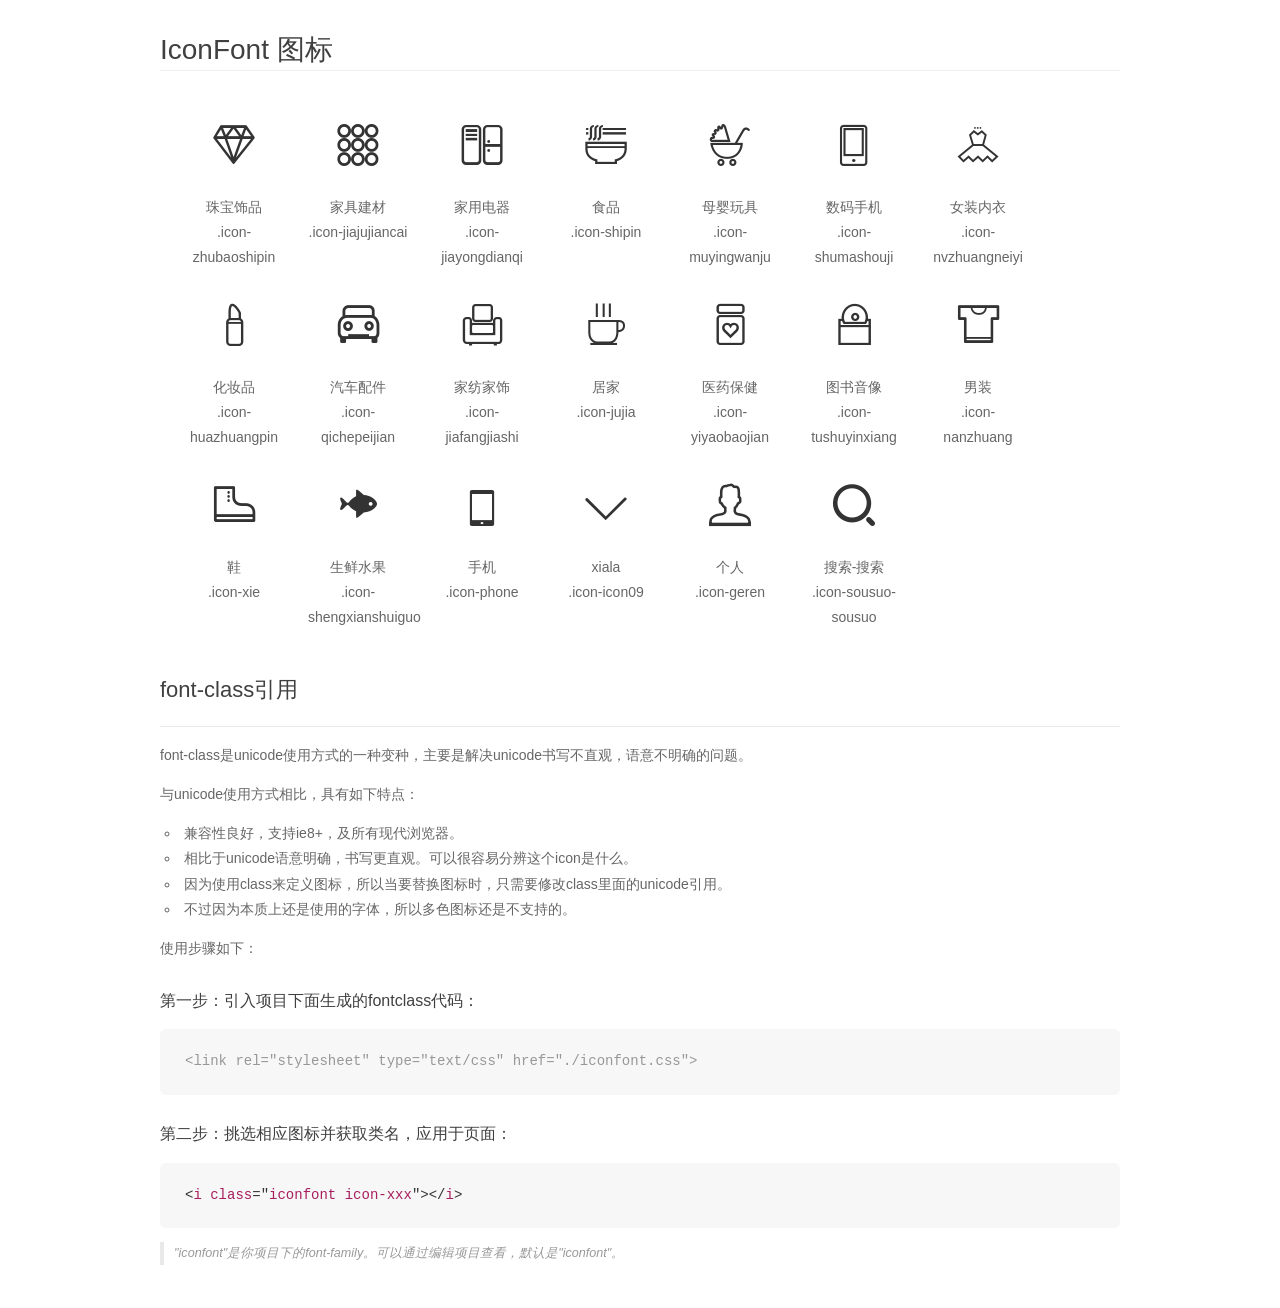
<file: font_h6ixn9jtdd5kx1or/demo_fontclass.html>
<!DOCTYPE html>
<html>
<head>
    <meta charset="utf-8"/>
    <title>IconFont</title>
    <link rel="stylesheet" href="demo.css">
    <link rel="stylesheet" href="iconfont.css">
</head>
<body>
    <div class="main markdown">
        <h1>IconFont 图标</h1>
        <ul class="icon_lists clear">
            
                <li>
                <i class="icon iconfont icon-zhubaoshipin"></i>
                    <div class="name">珠宝饰品</div>
                    <div class="fontclass">.icon-zhubaoshipin</div>
                </li>
            
                <li>
                <i class="icon iconfont icon-jiajujiancai"></i>
                    <div class="name">家具建材</div>
                    <div class="fontclass">.icon-jiajujiancai</div>
                </li>
            
                <li>
                <i class="icon iconfont icon-jiayongdianqi"></i>
                    <div class="name">家用电器</div>
                    <div class="fontclass">.icon-jiayongdianqi</div>
                </li>
            
                <li>
                <i class="icon iconfont icon-shipin"></i>
                    <div class="name">食品</div>
                    <div class="fontclass">.icon-shipin</div>
                </li>
            
                <li>
                <i class="icon iconfont icon-muyingwanju"></i>
                    <div class="name">母婴玩具</div>
                    <div class="fontclass">.icon-muyingwanju</div>
                </li>
            
                <li>
                <i class="icon iconfont icon-shumashouji"></i>
                    <div class="name">数码手机</div>
                    <div class="fontclass">.icon-shumashouji</div>
                </li>
            
                <li>
                <i class="icon iconfont icon-nvzhuangneiyi"></i>
                    <div class="name">女装内衣</div>
                    <div class="fontclass">.icon-nvzhuangneiyi</div>
                </li>
            
                <li>
                <i class="icon iconfont icon-huazhuangpin"></i>
                    <div class="name">化妆品</div>
                    <div class="fontclass">.icon-huazhuangpin</div>
                </li>
            
                <li>
                <i class="icon iconfont icon-qichepeijian"></i>
                    <div class="name">汽车配件</div>
                    <div class="fontclass">.icon-qichepeijian</div>
                </li>
            
                <li>
                <i class="icon iconfont icon-jiafangjiashi"></i>
                    <div class="name">家纺家饰</div>
                    <div class="fontclass">.icon-jiafangjiashi</div>
                </li>
            
                <li>
                <i class="icon iconfont icon-jujia"></i>
                    <div class="name">居家</div>
                    <div class="fontclass">.icon-jujia</div>
                </li>
            
                <li>
                <i class="icon iconfont icon-yiyaobaojian"></i>
                    <div class="name">医药保健</div>
                    <div class="fontclass">.icon-yiyaobaojian</div>
                </li>
            
                <li>
                <i class="icon iconfont icon-tushuyinxiang"></i>
                    <div class="name">图书音像</div>
                    <div class="fontclass">.icon-tushuyinxiang</div>
                </li>
            
                <li>
                <i class="icon iconfont icon-nanzhuang"></i>
                    <div class="name">男装</div>
                    <div class="fontclass">.icon-nanzhuang</div>
                </li>
            
                <li>
                <i class="icon iconfont icon-xie"></i>
                    <div class="name">鞋</div>
                    <div class="fontclass">.icon-xie</div>
                </li>
            
                <li>
                <i class="icon iconfont icon-shengxianshuiguo"></i>
                    <div class="name">生鲜水果</div>
                    <div class="fontclass">.icon-shengxianshuiguo</div>
                </li>
            
                <li>
                <i class="icon iconfont icon-phone"></i>
                    <div class="name">手机</div>
                    <div class="fontclass">.icon-phone</div>
                </li>
            
                <li>
                <i class="icon iconfont icon-icon09"></i>
                    <div class="name">xiala</div>
                    <div class="fontclass">.icon-icon09</div>
                </li>
            
                <li>
                <i class="icon iconfont icon-geren"></i>
                    <div class="name">个人</div>
                    <div class="fontclass">.icon-geren</div>
                </li>
            
                <li>
                <i class="icon iconfont icon-sousuo-sousuo"></i>
                    <div class="name">搜索-搜索</div>
                    <div class="fontclass">.icon-sousuo-sousuo</div>
                </li>
            
        </ul>

        <h2 id="font-class-">font-class引用</h2>
        <hr>

        <p>font-class是unicode使用方式的一种变种，主要是解决unicode书写不直观，语意不明确的问题。</p>
        <p>与unicode使用方式相比，具有如下特点：</p>
        <ul>
        <li>兼容性良好，支持ie8+，及所有现代浏览器。</li>
        <li>相比于unicode语意明确，书写更直观。可以很容易分辨这个icon是什么。</li>
        <li>因为使用class来定义图标，所以当要替换图标时，只需要修改class里面的unicode引用。</li>
        <li>不过因为本质上还是使用的字体，所以多色图标还是不支持的。</li>
        </ul>
        <p>使用步骤如下：</p>
        <h3 id="-fontclass-">第一步：引入项目下面生成的fontclass代码：</h3>


        <pre><code class="lang-js hljs javascript"><span class="hljs-comment">&lt;link rel="stylesheet" type="text/css" href="./iconfont.css"&gt;</span></code></pre>
        <h3 id="-">第二步：挑选相应图标并获取类名，应用于页面：</h3>
        <pre><code class="lang-css hljs">&lt;<span class="hljs-selector-tag">i</span> <span class="hljs-selector-tag">class</span>="<span class="hljs-selector-tag">iconfont</span> <span class="hljs-selector-tag">icon-xxx</span>"&gt;&lt;/<span class="hljs-selector-tag">i</span>&gt;</code></pre>
        <blockquote>
        <p>"iconfont"是你项目下的font-family。可以通过编辑项目查看，默认是"iconfont"。</p>
        </blockquote>
    </div>
</body>
</html>
</file>
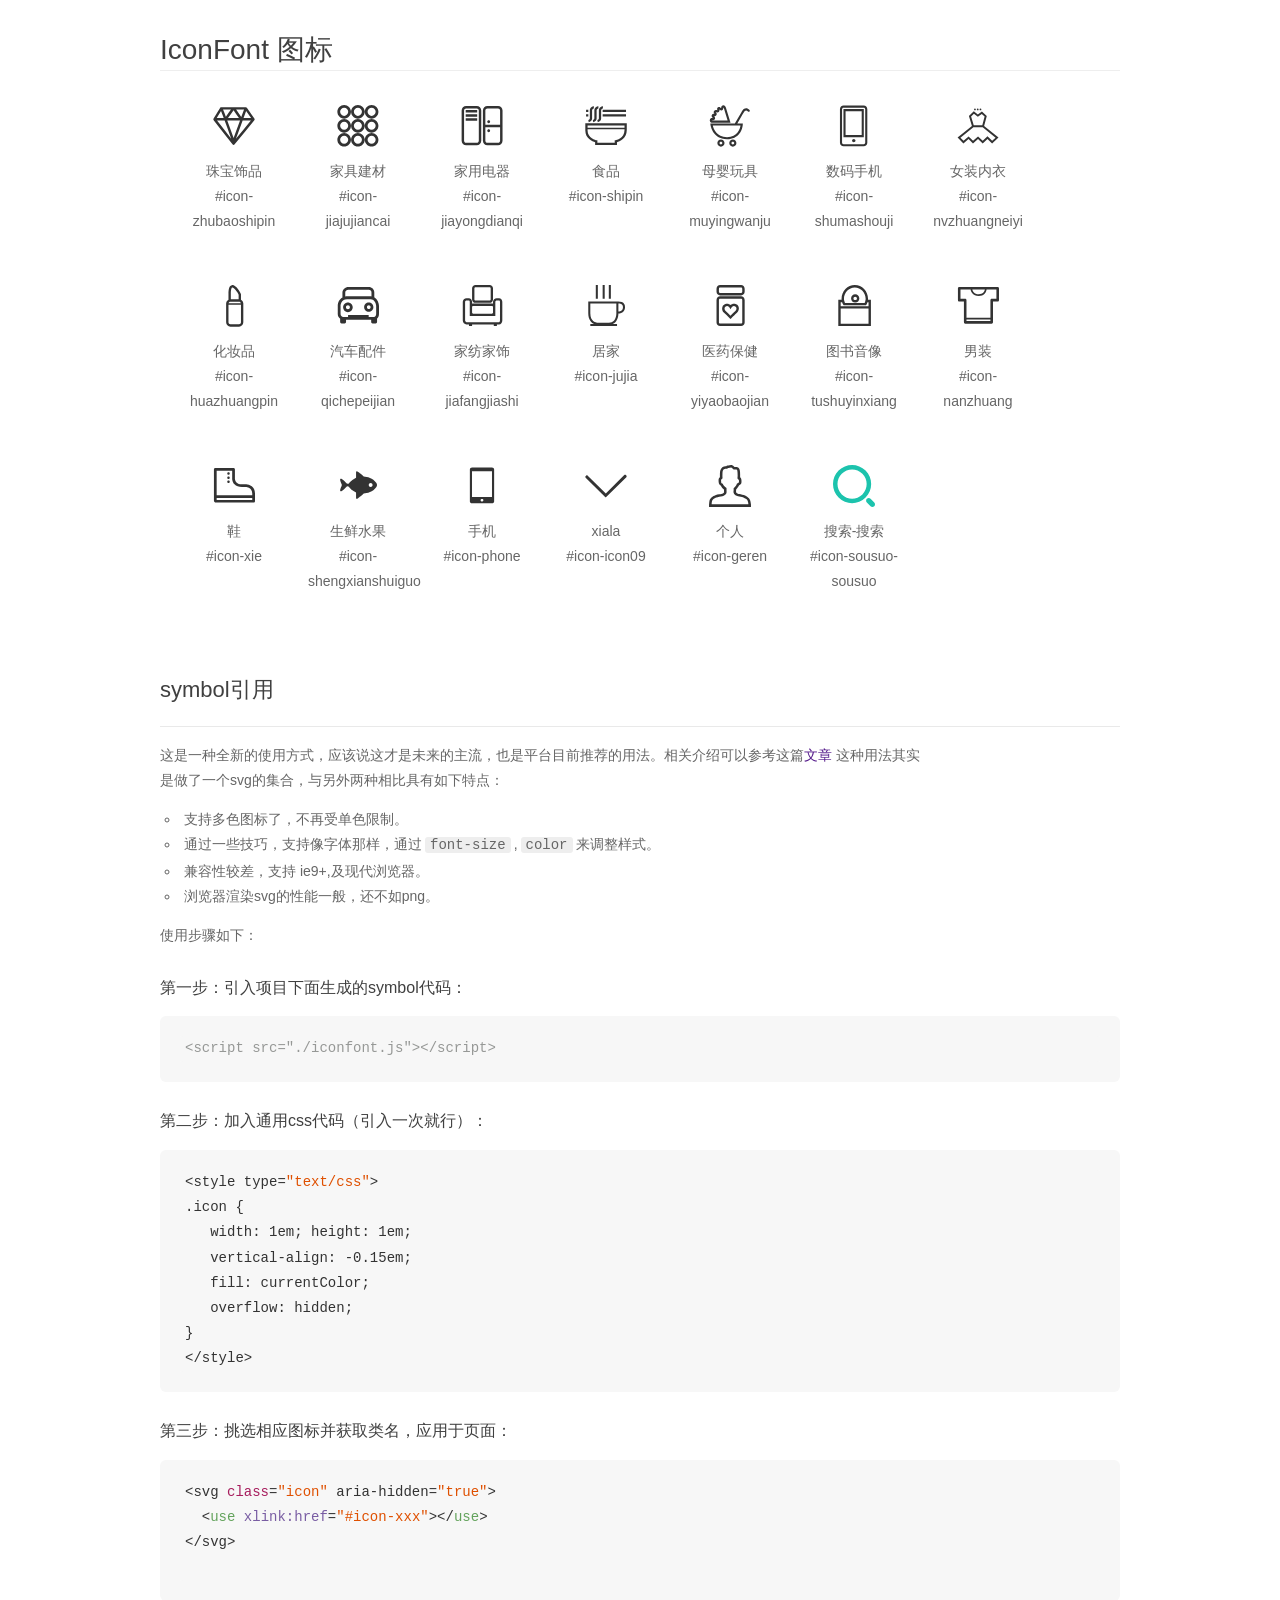
<file: font_h6ixn9jtdd5kx1or/demo_symbol.html>
<!DOCTYPE html>
<html>
<head>
    <meta charset="utf-8"/>
    <title>IconFont</title>
    <link rel="stylesheet" href="demo.css">
    <script src="iconfont.js"></script>

    <style type="text/css">
        .icon {
          /* 通过设置 font-size 来改变图标大小 */
          width: 1em; height: 1em;
          /* 图标和文字相邻时，垂直对齐 */
          vertical-align: -0.15em;
          /* 通过设置 color 来改变 SVG 的颜色/fill */
          fill: currentColor;
          /* path 和 stroke 溢出 viewBox 部分在 IE 下会显示
             normalize.css 中也包含这行 */
          overflow: hidden;
        }

    </style>
</head>
<body>
    <div class="main markdown">
        <h1>IconFont 图标</h1>
        <ul class="icon_lists clear">
            
                <li>
                    <svg class="icon" aria-hidden="true">
                        <use xlink:href="#icon-zhubaoshipin"></use>
                    </svg>
                    <div class="name">珠宝饰品</div>
                    <div class="fontclass">#icon-zhubaoshipin</div>
                </li>
            
                <li>
                    <svg class="icon" aria-hidden="true">
                        <use xlink:href="#icon-jiajujiancai"></use>
                    </svg>
                    <div class="name">家具建材</div>
                    <div class="fontclass">#icon-jiajujiancai</div>
                </li>
            
                <li>
                    <svg class="icon" aria-hidden="true">
                        <use xlink:href="#icon-jiayongdianqi"></use>
                    </svg>
                    <div class="name">家用电器</div>
                    <div class="fontclass">#icon-jiayongdianqi</div>
                </li>
            
                <li>
                    <svg class="icon" aria-hidden="true">
                        <use xlink:href="#icon-shipin"></use>
                    </svg>
                    <div class="name">食品</div>
                    <div class="fontclass">#icon-shipin</div>
                </li>
            
                <li>
                    <svg class="icon" aria-hidden="true">
                        <use xlink:href="#icon-muyingwanju"></use>
                    </svg>
                    <div class="name">母婴玩具</div>
                    <div class="fontclass">#icon-muyingwanju</div>
                </li>
            
                <li>
                    <svg class="icon" aria-hidden="true">
                        <use xlink:href="#icon-shumashouji"></use>
                    </svg>
                    <div class="name">数码手机</div>
                    <div class="fontclass">#icon-shumashouji</div>
                </li>
            
                <li>
                    <svg class="icon" aria-hidden="true">
                        <use xlink:href="#icon-nvzhuangneiyi"></use>
                    </svg>
                    <div class="name">女装内衣</div>
                    <div class="fontclass">#icon-nvzhuangneiyi</div>
                </li>
            
                <li>
                    <svg class="icon" aria-hidden="true">
                        <use xlink:href="#icon-huazhuangpin"></use>
                    </svg>
                    <div class="name">化妆品</div>
                    <div class="fontclass">#icon-huazhuangpin</div>
                </li>
            
                <li>
                    <svg class="icon" aria-hidden="true">
                        <use xlink:href="#icon-qichepeijian"></use>
                    </svg>
                    <div class="name">汽车配件</div>
                    <div class="fontclass">#icon-qichepeijian</div>
                </li>
            
                <li>
                    <svg class="icon" aria-hidden="true">
                        <use xlink:href="#icon-jiafangjiashi"></use>
                    </svg>
                    <div class="name">家纺家饰</div>
                    <div class="fontclass">#icon-jiafangjiashi</div>
                </li>
            
                <li>
                    <svg class="icon" aria-hidden="true">
                        <use xlink:href="#icon-jujia"></use>
                    </svg>
                    <div class="name">居家</div>
                    <div class="fontclass">#icon-jujia</div>
                </li>
            
                <li>
                    <svg class="icon" aria-hidden="true">
                        <use xlink:href="#icon-yiyaobaojian"></use>
                    </svg>
                    <div class="name">医药保健</div>
                    <div class="fontclass">#icon-yiyaobaojian</div>
                </li>
            
                <li>
                    <svg class="icon" aria-hidden="true">
                        <use xlink:href="#icon-tushuyinxiang"></use>
                    </svg>
                    <div class="name">图书音像</div>
                    <div class="fontclass">#icon-tushuyinxiang</div>
                </li>
            
                <li>
                    <svg class="icon" aria-hidden="true">
                        <use xlink:href="#icon-nanzhuang"></use>
                    </svg>
                    <div class="name">男装</div>
                    <div class="fontclass">#icon-nanzhuang</div>
                </li>
            
                <li>
                    <svg class="icon" aria-hidden="true">
                        <use xlink:href="#icon-xie"></use>
                    </svg>
                    <div class="name">鞋</div>
                    <div class="fontclass">#icon-xie</div>
                </li>
            
                <li>
                    <svg class="icon" aria-hidden="true">
                        <use xlink:href="#icon-shengxianshuiguo"></use>
                    </svg>
                    <div class="name">生鲜水果</div>
                    <div class="fontclass">#icon-shengxianshuiguo</div>
                </li>
            
                <li>
                    <svg class="icon" aria-hidden="true">
                        <use xlink:href="#icon-phone"></use>
                    </svg>
                    <div class="name">手机</div>
                    <div class="fontclass">#icon-phone</div>
                </li>
            
                <li>
                    <svg class="icon" aria-hidden="true">
                        <use xlink:href="#icon-icon09"></use>
                    </svg>
                    <div class="name">xiala</div>
                    <div class="fontclass">#icon-icon09</div>
                </li>
            
                <li>
                    <svg class="icon" aria-hidden="true">
                        <use xlink:href="#icon-geren"></use>
                    </svg>
                    <div class="name">个人</div>
                    <div class="fontclass">#icon-geren</div>
                </li>
            
                <li>
                    <svg class="icon" aria-hidden="true">
                        <use xlink:href="#icon-sousuo-sousuo"></use>
                    </svg>
                    <div class="name">搜索-搜索</div>
                    <div class="fontclass">#icon-sousuo-sousuo</div>
                </li>
            
        </ul>


        <h2 id="symbol-">symbol引用</h2>
        <hr>

        <p>这是一种全新的使用方式，应该说这才是未来的主流，也是平台目前推荐的用法。相关介绍可以参考这篇<a href="">文章</a>
        这种用法其实是做了一个svg的集合，与另外两种相比具有如下特点：</p>
        <ul>
          <li>支持多色图标了，不再受单色限制。</li>
          <li>通过一些技巧，支持像字体那样，通过<code>font-size</code>,<code>color</code>来调整样式。</li>
          <li>兼容性较差，支持 ie9+,及现代浏览器。</li>
          <li>浏览器渲染svg的性能一般，还不如png。</li>
        </ul>
        <p>使用步骤如下：</p>
        <h3 id="-symbol-">第一步：引入项目下面生成的symbol代码：</h3>
        <pre><code class="lang-js hljs javascript"><span class="hljs-comment">&lt;script src="./iconfont.js"&gt;&lt;/script&gt;</span></code></pre>
        <h3 id="-css-">第二步：加入通用css代码（引入一次就行）：</h3>
        <pre><code class="lang-js hljs javascript">&lt;style type=<span class="hljs-string">"text/css"</span>&gt;
.icon {
   width: <span class="hljs-number">1</span>em; height: <span class="hljs-number">1</span>em;
   vertical-align: <span class="hljs-number">-0.15</span>em;
   fill: currentColor;
   overflow: hidden;
}
&lt;<span class="hljs-regexp">/style&gt;</span></code></pre>
        <h3 id="-">第三步：挑选相应图标并获取类名，应用于页面：</h3>
        <pre><code class="lang-js hljs javascript">&lt;svg <span class="hljs-class"><span class="hljs-keyword">class</span></span>=<span class="hljs-string">"icon"</span> aria-hidden=<span class="hljs-string">"true"</span>&gt;<span class="xml"><span class="hljs-tag">
  &lt;<span class="hljs-name">use</span> <span class="hljs-attr">xlink:href</span>=<span class="hljs-string">"#icon-xxx"</span>&gt;</span><span class="hljs-tag">&lt;/<span class="hljs-name">use</span>&gt;</span>
</span>&lt;<span class="hljs-regexp">/svg&gt;
        </span></code></pre>
    </div>
</body>
</html>
</file>
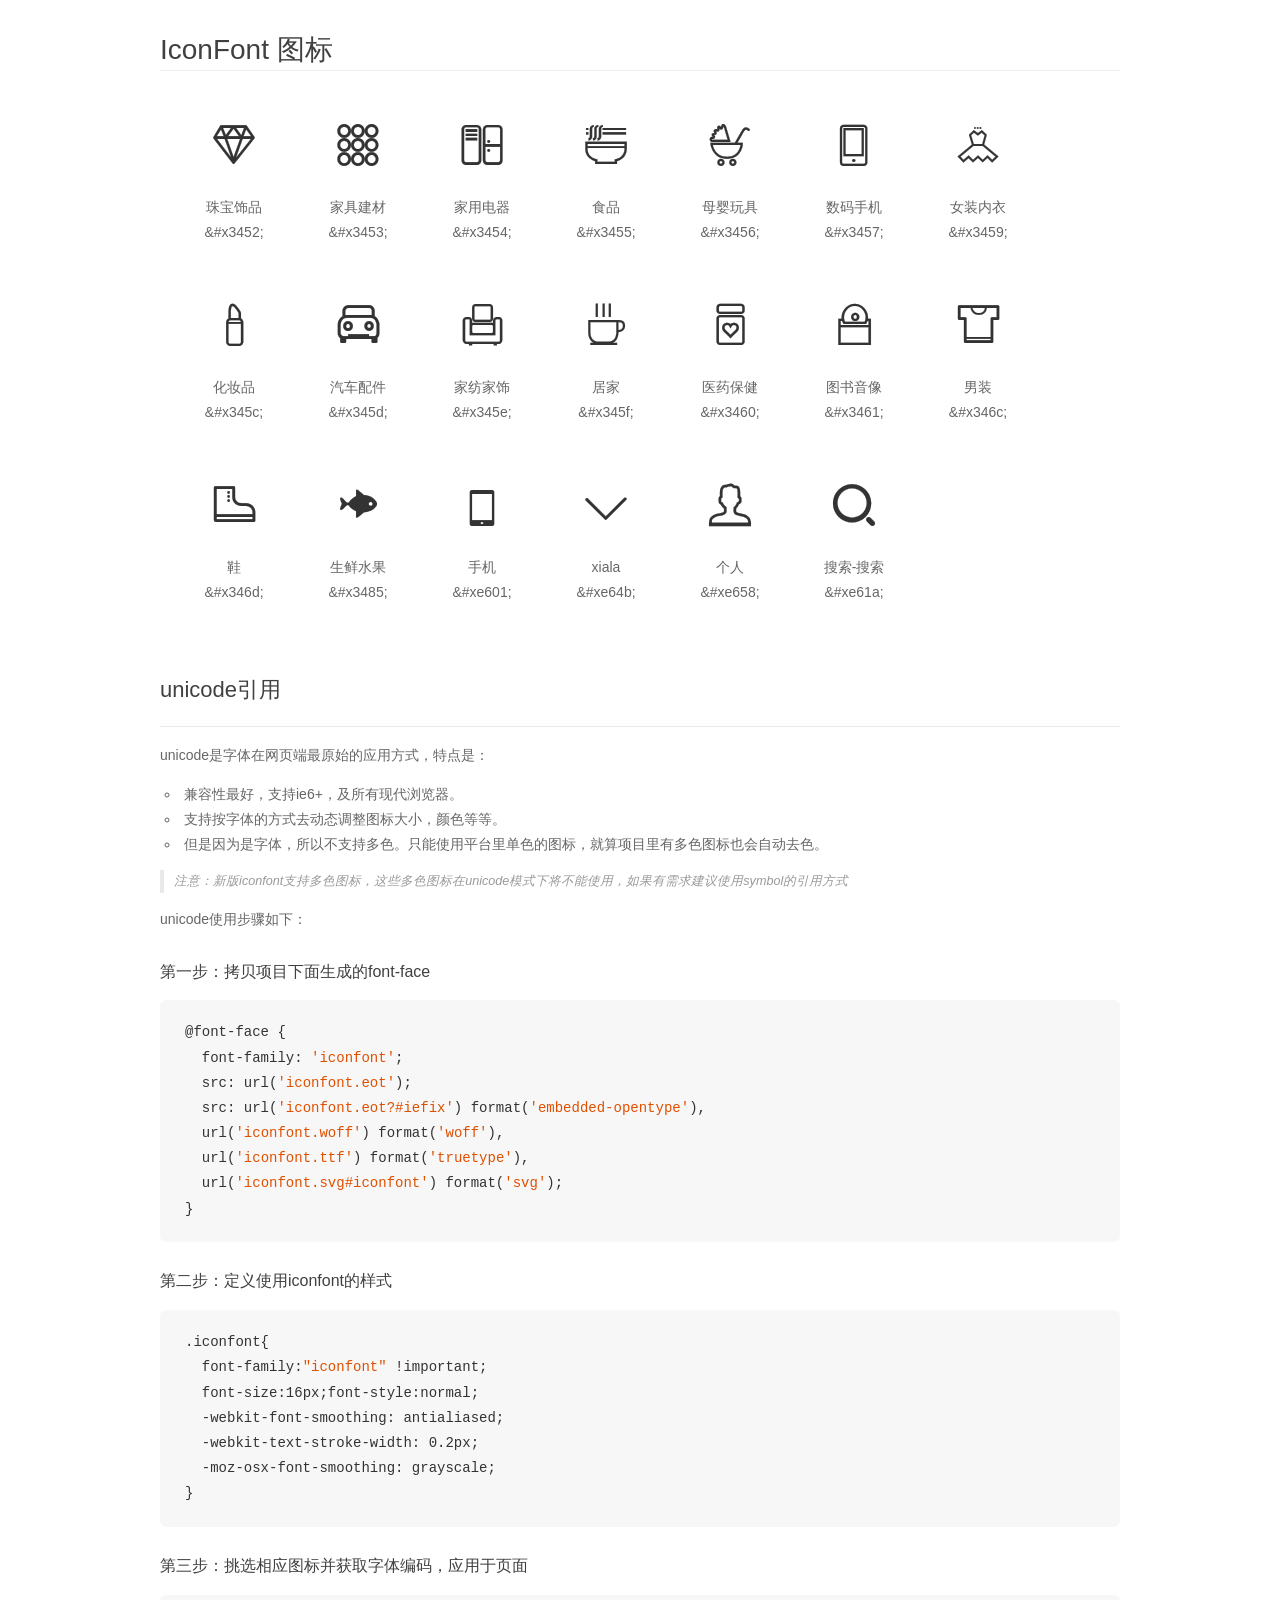
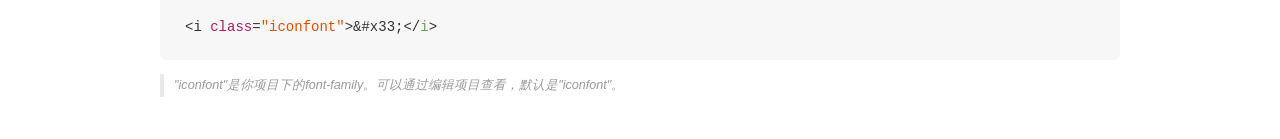
<file: font_h6ixn9jtdd5kx1or/demo_unicode.html>
<!DOCTYPE html>
<html>
<head>
    <meta charset="utf-8"/>
    <title>IconFont</title>
    <link rel="stylesheet" href="demo.css">

    <style type="text/css">

        @font-face {font-family: "iconfont";
          src: url('iconfont.eot'); /* IE9*/
          src: url('iconfont.eot#iefix') format('embedded-opentype'), /* IE6-IE8 */
          url('iconfont.woff') format('woff'), /* chrome, firefox */
          url('iconfont.ttf') format('truetype'), /* chrome, firefox, opera, Safari, Android, iOS 4.2+*/
          url('iconfont.svg#iconfont') format('svg'); /* iOS 4.1- */
        }

        .iconfont {
          font-family:"iconfont" !important;
          font-size:16px;
          font-style:normal;
          -webkit-font-smoothing: antialiased;
          -webkit-text-stroke-width: 0.2px;
          -moz-osx-font-smoothing: grayscale;
        }

    </style>
</head>
<body>
    <div class="main markdown">
        <h1>IconFont 图标</h1>
        <ul class="icon_lists clear">
            
                <li>
                <i class="icon iconfont">&#x3452;</i>
                    <div class="name">珠宝饰品</div>
                    <div class="code">&amp;#x3452;</div>
                </li>
            
                <li>
                <i class="icon iconfont">&#x3453;</i>
                    <div class="name">家具建材</div>
                    <div class="code">&amp;#x3453;</div>
                </li>
            
                <li>
                <i class="icon iconfont">&#x3454;</i>
                    <div class="name">家用电器</div>
                    <div class="code">&amp;#x3454;</div>
                </li>
            
                <li>
                <i class="icon iconfont">&#x3455;</i>
                    <div class="name">食品</div>
                    <div class="code">&amp;#x3455;</div>
                </li>
            
                <li>
                <i class="icon iconfont">&#x3456;</i>
                    <div class="name">母婴玩具</div>
                    <div class="code">&amp;#x3456;</div>
                </li>
            
                <li>
                <i class="icon iconfont">&#x3457;</i>
                    <div class="name">数码手机</div>
                    <div class="code">&amp;#x3457;</div>
                </li>
            
                <li>
                <i class="icon iconfont">&#x3459;</i>
                    <div class="name">女装内衣</div>
                    <div class="code">&amp;#x3459;</div>
                </li>
            
                <li>
                <i class="icon iconfont">&#x345c;</i>
                    <div class="name">化妆品</div>
                    <div class="code">&amp;#x345c;</div>
                </li>
            
                <li>
                <i class="icon iconfont">&#x345d;</i>
                    <div class="name">汽车配件</div>
                    <div class="code">&amp;#x345d;</div>
                </li>
            
                <li>
                <i class="icon iconfont">&#x345e;</i>
                    <div class="name">家纺家饰</div>
                    <div class="code">&amp;#x345e;</div>
                </li>
            
                <li>
                <i class="icon iconfont">&#x345f;</i>
                    <div class="name">居家</div>
                    <div class="code">&amp;#x345f;</div>
                </li>
            
                <li>
                <i class="icon iconfont">&#x3460;</i>
                    <div class="name">医药保健</div>
                    <div class="code">&amp;#x3460;</div>
                </li>
            
                <li>
                <i class="icon iconfont">&#x3461;</i>
                    <div class="name">图书音像</div>
                    <div class="code">&amp;#x3461;</div>
                </li>
            
                <li>
                <i class="icon iconfont">&#x346c;</i>
                    <div class="name">男装</div>
                    <div class="code">&amp;#x346c;</div>
                </li>
            
                <li>
                <i class="icon iconfont">&#x346d;</i>
                    <div class="name">鞋</div>
                    <div class="code">&amp;#x346d;</div>
                </li>
            
                <li>
                <i class="icon iconfont">&#x3485;</i>
                    <div class="name">生鲜水果</div>
                    <div class="code">&amp;#x3485;</div>
                </li>
            
                <li>
                <i class="icon iconfont">&#xe601;</i>
                    <div class="name">手机</div>
                    <div class="code">&amp;#xe601;</div>
                </li>
            
                <li>
                <i class="icon iconfont">&#xe64b;</i>
                    <div class="name">xiala</div>
                    <div class="code">&amp;#xe64b;</div>
                </li>
            
                <li>
                <i class="icon iconfont">&#xe658;</i>
                    <div class="name">个人</div>
                    <div class="code">&amp;#xe658;</div>
                </li>
            
                <li>
                <i class="icon iconfont">&#xe61a;</i>
                    <div class="name">搜索-搜索</div>
                    <div class="code">&amp;#xe61a;</div>
                </li>
            
        </ul>
        <h2 id="unicode-">unicode引用</h2>
        <hr>

        <p>unicode是字体在网页端最原始的应用方式，特点是：</p>
        <ul>
        <li>兼容性最好，支持ie6+，及所有现代浏览器。</li>
        <li>支持按字体的方式去动态调整图标大小，颜色等等。</li>
        <li>但是因为是字体，所以不支持多色。只能使用平台里单色的图标，就算项目里有多色图标也会自动去色。</li>
        </ul>
        <blockquote>
        <p>注意：新版iconfont支持多色图标，这些多色图标在unicode模式下将不能使用，如果有需求建议使用symbol的引用方式</p>
        </blockquote>
        <p>unicode使用步骤如下：</p>
        <h3 id="-font-face">第一步：拷贝项目下面生成的font-face</h3>
        <pre><code class="lang-js hljs javascript">@font-face {
  font-family: <span class="hljs-string">'iconfont'</span>;
  src: url(<span class="hljs-string">'iconfont.eot'</span>);
  src: url(<span class="hljs-string">'iconfont.eot?#iefix'</span>) format(<span class="hljs-string">'embedded-opentype'</span>),
  url(<span class="hljs-string">'iconfont.woff'</span>) format(<span class="hljs-string">'woff'</span>),
  url(<span class="hljs-string">'iconfont.ttf'</span>) format(<span class="hljs-string">'truetype'</span>),
  url(<span class="hljs-string">'iconfont.svg#iconfont'</span>) format(<span class="hljs-string">'svg'</span>);
}
</code></pre>
        <h3 id="-iconfont-">第二步：定义使用iconfont的样式</h3>
        <pre><code class="lang-js hljs javascript">.iconfont{
  font-family:<span class="hljs-string">"iconfont"</span> !important;
  font-size:<span class="hljs-number">16</span>px;font-style:normal;
  -webkit-font-smoothing: antialiased;
  -webkit-text-stroke-width: <span class="hljs-number">0.2</span>px;
  -moz-osx-font-smoothing: grayscale;
}
</code></pre>
        <h3 id="-">第三步：挑选相应图标并获取字体编码，应用于页面</h3>
        <pre><code class="lang-js hljs javascript">&lt;i <span class="hljs-class"><span class="hljs-keyword">class</span></span>=<span class="hljs-string">"iconfont"</span>&gt;&amp;#x33;<span class="xml"><span class="hljs-tag">&lt;/<span class="hljs-name">i</span>&gt;</span></span></code></pre>

        <blockquote>
        <p>"iconfont"是你项目下的font-family。可以通过编辑项目查看，默认是"iconfont"。</p>
        </blockquote>
    </div>


</body>
</html>
</file>
<file: css/tianmao.css>
body, h1, h2, h3, h4, h5, h6, p, pre, ul, ol, li, dl, dt, dd, form, input, textarea, select, option 
*{ margin: 0;padding: 0 ;list-style:none;}
a{ text-decoration: none;font-family: "微软雅黑"}
img{border:none}
.mm:hover{
	color:red;
}
.top{
	width: auto;height: 30px;background-color:#F2F2F2;
}
.top_big{
	width: 1240px;height: 30px;margin: 0 auto;
}
.top_1{
	width: 120px;height: 100%;
	text-align: center;line-height:30px;font-size: 
	12px;color: #999999;float: left;
}
.top_2{
	width: 40px;height: 100%;margin-left: 15px;
	text-align: center;line-height:30px;font-size: 
	12px;color: #999999;float: left;
}
.top_3{
	width: 50px;height: 100%;margin-left: 15px;
	text-align: center;line-height:30px;font-size: 
	12px;color: #999999;float: left;
}
.dakuai{
	width: 650px;height: 100%;float: right;
}
.dakuai ul{width: 100%;height: 100%;}
.dakuai ul li{
	float: left;margin-right: 18px;line-height: 30px;
	position: relative;font-size: 12px;
}
.dakuai ul li a{color:#999}
.dakuai ul li a:hover{color: red;}
/* ------------------------------------------- */
.zztp1{
	padding-left: 15px;
	background:url(../img/15.jpg) no-repeat 0 9px
}
.zztp2{
	padding-left: 15px;
	background:url(../img/12.jpg) no-repeat 0 9px
}
.zztp3{
	padding-left: 15px;
	background:url(../img/13.jpg) no-repeat 0 9px
}
.zztp4{
	padding-left: 15px;
	background:url(../img/14.jpg) no-repeat 0 9px
}
/*-----------------------------------------------------*/
.top2{
	height: 130px;width: 1240px;margin: 0 auto;
}
.top2 img{float: left}
.top2 #ssk{
	height: 30px;width: 400px;border: 3px solid #c40000;
    float:left; margin-top: 40px;margin-left: 200px;
    font-size: 18px;
}
.top2 #ss{
	height: 36px;width: 100px;float: left;background: 
	#c40000;margin-top: 40px;font-size: 16px;text-align: 
	center;border: none;color:#fff;
}
.top2 ul{
     height: 30px;width: 510px;float: left;
     margin-left: 200px;
}
.top2 ul li{
	float: left;line-height: 30px;font-size: 15px;
	color: #999;
}
.top2 ul li a{color:#999;margin-right: 5px;}
.top2 .bianse{color:#c40000;}
/*-----------------------------------------------*/
.top3{
	width: 100%;height:36px;background: #dd2727;
}
.top3_big{width: 1240px;height: 100%;margin: 0 auto;}
.spfl{float: left;margin-right: 15px;  }
.top3 .da{display: block;float: left;width: 120px;
	height: 100%;
	position: relative;
}
.top3 .da{
	display: block;
	float: left;
	width: 94px;
	height: 100%;
	line-height: 36px;
	text-align: center;
	font-size: 16px;
	color: #fff;
	position: relative;}
.top3 .za{
	display: block;
	float: left;
	width: 94px;
	height: 100%;
	line-height: 36px;
	text-align: center;
	font-size: 16px;
	color: #fff;
	position: relative;
}
.da div{
	background: #DD2727;
	height: 36px;
	position: relative;
	left: 12px;
	z-index: 100;
}
.za div{
	background: #DD2727;
	position: relative;
	left: 12px;
	z-index: 100;
}
.xa div{
	background: #DD2727;
	position: relative;
	left: 6px;
	z-index: 100;
}
.top3 .xa{
	display: block;
	float: left;
	width: 78px;
	height: 100%;
	line-height: 36px;
	text-align: center;
	font-size: 16px;
	color: #fff;
	position: relative;
}
.top3 .da .mt{
	position: absolute;
	top: 0px;
	left: 44px;
}
.top3 .za .mt1{
    position: absolute;
    top: 0px;
    left: 38px;
}
.top3 .xa .mt2{
    position: absolute;
    top: 0px;
    left: 25px;
}
.top3 .dt{
	width: 90px;
	height: 36px;
	/*margin-left: 15px;*/
}
/*------------------------------------*/
.headin{
	width: 100%;
	height: 500px;
}
.headinbox{
	width: 1240px;
	height: 100%;
	margin: 0  auto;
	position: relative;
}
.headinboxa a {
	display: block;
	width: 100%;
	height: 100%;
	position: absolute;
	top: 0;
	left: 0;

}
.headin .lunbo{
	width: 220px;
	height: 20px;
	position: absolute;
	top:100%;
	margin-top:-40px; 
	left:50%;
	margin-left: -80px;
	z-index: 5;
}
.headin .lunbo li{
	width: 19px;
	height: 19px;
	background: #666;
	border-radius: 50%;
	float: left;
	margin-right: 15px;
	opacity: 0.8;
	border: 1px solid #666;
}
.headin .lunbo .hot{
	background: #fff;
}
/*---------------------------------------*/
.headinleft{
	width: 200px;
	height: 500px;
	/*background: #e9e1ec;*/
	background: #eee;
	position: relative;
	z-index: 1000;
}
.headinleft  li{
    width: 200px;
    height: 31px;
	/*position: relative;*/
	float: left;
	z-index: 100;
}
.headinleft  li a{
	/*display: block;*/
	/*width: 155px;*/

}
.mouse{
	margin-left: 12px;
	line-height:31px;
	font-size: 14px;
	color: #000;
}
.headinleft  li i{
	margin-top: 6px;
	margin-left: 15px;
}
.headinleft li:hover{color:#4982EF;}
.headinleft  li:hover{background: #fff}
.headinleft li:hover .mouse{
	color: #E54077;
}
.headinleft li:hover .xq{
	display: block;
}
/*---------------------------详情*/
.xq{
	width: 855px;
	height: 500px;
	background: #FAFAFA;
	position: absolute;
	top: 0;
	left:200px ;
	font-size: 14px;
	display: none;
}
.xq .xql{
	width: 635px;
	height: 480px;
	background: #fff;
	float: left;
	padding: 10px;
}
.xql a{
	line-height: 20px;
	margin-left: 12px;
	color: #666;
}
.xql a:hover{
	color:#E54077;
}

.leftin{
	width: 100%;
	float: left;
}
.leftinner1{
	width: 115px;
	float: left;
	height: 100%;
	margin-top: 13px;
}
.leftin b{
	color:#333;
	margin-left: 30px;
}
.leftinner2{
	width: 500px;
	float: right;
	margin-right: 10px;
	border-bottom: 1px dashed #E6E6E6;
	margin-top: 10px;
	padding-bottom: 15px;
}
.leftinner2 .over{
	color: #E54077;
}
.leftinner2 .overr{
	color: #427DEF;
}
.xq .xqr{
	width: 165px;
	height: 100%;
	/*background: #fff;*/
	float: right;
	margin-right: 13px;
}
.xqr .xtop{
	width: 163px;
	height: 380px;
	margin-top: 10px;
	/*background: blue;*/
}
.xtop .xtop1{
	width: 80px;
	height: 47px;
	border-right: 1px solid #fafafa;
	border-bottom: 1px solid #fafafa;
	float: left;
}
.xtop1 img{
	width: 80px;
	height: 47px;
}
.xtop1:hover{opacity: .7}
.xqr .xtob{
	width: 163px;
	height: 82px;
	background: red;
	margin-top: 10px;
}
.xtob img{
	width: 163px;
	height: 82px;
}

/*---------------------------详情*/

.headinright{
	width: 100px;
	height: 480px;
	background: #747474;
	z-index: 100;
	position: absolute;
	top: 10px;
	right: 0;
	opacity: 0.6;
}
.headinright:hover{
	opacity: 1;
}
.headinright1{
	width: 100%;
	height: 90px;
}
.headinright1 div{
	width: 70px;
	height: 70px;
	margin: 12px auto;
	float: left;
	margin-left: 15px;
}
.headinright2{
	width: 80px;
	height: 83px;
	margin:0 auto;
	border-bottom: 1px dashed #515151;
}
.headinright2 ul li{
	font-size: 12px;
	color: #fff;
	margin-left: 15px;
}
.headinright2 input{
	width: 70px;
	height: 25px;
	border: none;
	background: #dd2727;
	font-size: 12px;
	color: #fff;
	border-radius: 30px;
	margin-left: 5px;
	margin-top: 5px;
	cursor: pointer;
}
.headinright2 input:hover{
	text-decoration:underline;  
}
.headinright2 a{
	display: block;
	width: 80px;
	height: 20px;
	line-height: 30px;
	font-size: 12px;
	color: #fff;
    margin-left: 15px;
}
.headinright2 a:hover{
	text-decoration: underline; 
}
.headinright3{
	width: 100%;
	height: 147px;
}
.headinright3 img{
	margin-left: 10px;
}
.headinright3 a{
	display: block;
	width: 80px;
	height: 20px;
	line-height: 30px;
	font-size: 12px;
	color: #fff;
    margin-left: 25px;	
}
.headinright3 a:hover{
	text-decoration: underline; 	
}
.headinright4{
	width: 100%;
	height: 154px;
	/*background: blue;*/
}
.headinright4 .headinright41{
	width: 100%;
	height: 24px;
	background: #3c3c3c;
	font-size: 12px;
	color: #fff;
	text-align: center;
	line-height: 24px
}
.headinright4 .headinright42 img{
	width: 60px;
	height: 60px;
}
.headinright4 .headinright42{
	width: 60px;
	height: 60px;
	border-radius: 50%;
	overflow: hidden;
	margin:15px auto;
}
.headinright4 a{
	font-size: 12px;
	color: #fff;
	display: block;
	text-align: center;
}
/*-------------------------------------------------------*/
.main{
	width: 100%;
	/*height: 12064px;*/
	height: 3560px;
	background: #f5f5f5;
}
/*--------------517通信狂欢节 裸奔狂欢我要去--------------*/
.main1{
	width: 1240px;
	height: 90px;
	margin:0 auto;
}
.main1 img{
	width: 1240px;
}
.main2{
	width: 1240px;
	height: 269px;
	/*background: red;*/
	margin: 0 auto;
}
.main2 div{
	float: left;
	width: 238px;
	height: 100%;
	margin-right: 10px;
}
/*------------------热门品牌----------------------*/
.main3{
	width: 1240px;
	height: 394px;
	/*background: red;*/
	margin:0 auto;
	margin-top: 67px;
}
.main3 .main3top{
	width: 100%;
	height: 23px;
/*	background: red;*/
}
.main3 .main3top span{
	float: left;
	font-size: 16px;
	color: #000;
	margin-left: 15px;
}
.main3 .main3top p{
	float: left;
	font-size: 15px;
	color: #000;
	margin-left: 5px;
	margin-top: 5px;
}
/*----------------------------------------------*/
.main3in{
	width: 100%;
	height: 371px;
	/*background: red;*/
	float: left;
}
.main3inl{
	width: 488px;
	height: 100%;
	/*background: blue;*/
	float: left;
}
.main3inl a img{
	width: 100%;
	height: 100%;
}
.main3inr{
	width: 738px;
	height: 371px;
	/*background: blue;*/
	float: left;
}
.main3inr div{
	float: left;
	background: #f40;
	width: 122px;
	height: 92px;
	border-left: 1px solid #f5f5f5;
	border-bottom: 1px solid #f5f5f5;
	position: relative;
}
.mask{
	display: none;
	position: absolute;
	top: 0;
	left: 0;
	z-index: 20;
}
.main3inr div:hover .mask{
	display: block;
}
.main3inr2{
	width: 247px;
	height: 371px;
	/*background: blue;*/
	float: left;
}
.main3inr2 ul{
	width: 247px;
	height: 371px;
	/*background: red;	*/
	margin-left: 1px;
}
.main3inr2 ul li{
	display: block;
	width: 210px;
	height: 75px;
	padding:9px 18px;
	background: #f9f8f3;
}
.main3inr2 ul li:hover .main3inr2_1{
	opacity: 0.7;
}
.main3inr2 ul li:hover .main3inr2_2 a{
	color: red;
}
.main3inr2_1{
	width: 74px;
	height: 74px;
	background: #fff;
	float: left;
	border-radius: 50%;
	overflow: hidden;
}
.main3inr2_1 img{
	width: 74px;
	height: 37px;
	margin-top: 18px;
}
.main3inr2_2{
	width: 120px;
	height: 40px;
	float: left;
	padding:17px 0;
}
.main3inr2_2 a{
	display: block;
	font-size: 13px;
	color: #000;
	margin-top: 2px;
	margin-left: 15px;
}
.main3inr2_2 a:hover{
	color: #dd2727;
}
/*---潮流前言 手机酷玩 品质生活 国际海购 个性推荐---*/
.main4{
	width: 1240px;
	height: 577px;
	margin:0 auto;
	margin-top: 31px;
}
.main4 ul li{
	width: 238px;
	height: 477px;
	background: #fff;
	float: left;
	margin-right: 10px;
}
.main4 ul li a{
	display: block;
    width: 238px;
	height: 477px;
}
.main4 ul li div{
	width: 100%;
	height: 36px;
	float: left;
}
.main4 .main4in1{
    width: 200px;
    height: 220px;
    background: #fff;
    margin-left: 19px;
    border-bottom: 1px solid #eee;
    float: left;
    position: relative;
}
.main4 .main4in1 span{
	font-size: 20px;
	color: #000;
	display: block;
	text-align: center;
	margin-top: 15px;
}
.main4 .main4in1 p{
	font-size: 12px;
	color: #888;
	display: block;
	text-align: center;
}
.main4 .main4in1 div{
	width: 140px;
	height: 140px;
	background: #f7f7f7;
	position: absolute;
	top:65px;
	left: 30px;
	border-radius: 50%;
}
.main4 .main4in1 div img{
	width: 147px;
	height: 147px;
	position: absolute;
}
.main4 .main4in2{
	width: 200px;
    height: 220px;
    background: #fff;
    margin-left: 19px;
    float: left;
    position: relative;
}
.main4 .main4in2 span{
	font-size: 20px;
	color: #000;
	display: block;
	text-align: center;
	margin-top: 15px;
}
.main4 .main4in2 p{
	font-size: 12px;
	color: #888;
	display: block;
	text-align: center;
}
.main4 .main4in2 div{
	width: 140px;
	height: 140px;
	background: #f7f7f7;
	position: absolute;
	top:65px;
	left: 30px;
	border-radius: 50%;
}
.main4 .main4in2 div img{
	width: 147px;
	height: 147px;
	position: absolute;
}
.main4 .main4bottom{
	width: 100%;
	height: 90px;
	float: left;
	margin-top: 10px;
}
.main4 .main4bottom img{
	width: 100%;height: 90px;

}
/*------------------亲子时光---------------------------*/
.main5{
	width: 1240px;
	height: 470px;
	margin: 0 auto;
	margin-top: 30px;
}
.main5 .main5top{
	width: 100%;
	height: 30px;
	float: left;
}
.main5 .main5top div{
	width: 5px;
	height: 20px;
	float: left;
	background: #f7a945;
}
.main5 .main5top span{
	float: left;
	font-size: 16px;
	color: #000;
	margin-left: 10px;
}
.main5 .main5top p{
	float: left;
	font-size: 14px;
	color: #000;
	margin-left: 10px;
	margin-top: 3px;
}
.main5 .main5top ul{
	float: right;
	margin-right: 10px;
}
.main5 .main5top ul li{
	float: left;
	margin-left: 24px;
}
.main5 .main5top ul li a{
	font-size: 14px;
	color: #000;
	line-height: 30px;
}
.main5 .main5top ul li a:hover{
	text-decoration: underline;
}
/*----------------------------------------------*/
.main5inl{
	width: 246px;
	height: 440px;
	background: #f40;
	float: left;
}
.main5inl img{
	width: 246px;
	height: 440px;
}
/*----------------------------------------------*/
.main5inr{
	width: 735px;
	height: 441px;
	float: left;
	position: relative;
}
.main5inr div{
	width: 244px;
	height: 219px;
	background: #fff;
	border-top: 1px solid #f5f5f5;
	border-right: 1px solid #f5f5f5;
	float: left;
	position: relative;
}
.main5inr div a{
	display: block;
	width: 244px;
	height: 219px;
}
.main5inr div a span{
	font-size: 17px;
	color: #000;
	display: block;
	padding-left: 25px;
	padding-top: 25px;
}
.main5inr div a p{
	font-size: 14px;
	color: #f7a945;
	display: block;
	padding-left: 25px;
}
.main5inr .main5inr1{
	width: 145px;
	height: 145px;
	position: absolute;
	top: 75px;
	left: 95px;
}
.main5inr .main5inr2{
	width: 145px;
	height: 145px;
	position: absolute;
	top: 75px;
	left: 95px;
}
.main5inr .main5inr3{
	width: 145px;
	height: 145px;
	position: absolute;
	top: 75px;
	left: 95px;
}
.main5inr .main5inr4{
	width: 145px;
	height: 145px;
	position: absolute;
	top: 75px;
	left: 95px;
}
.main5inr .main5inr5{
	width: 145px;
	height: 145px;
	position: absolute;
	top: 75px;
	left: 95px;
}
.main5inr .main5inr6{
	width: 145px;
	height: 145px;
	position: absolute;
	top: 75px;
	left: 95px;
}
/*----------------------------------------------*/
.main5inr2{
	width: 248px;
	height: 440px;
	background: #fff;
	float: left;
	position: relative;
}
.main5inr2 div{
	width: 248px;
	height: 146px;
	border-bottom: 1px solid #f5f5f5;
	position: relative;
}
.main5inr2 div a{
	display: block;
	width: 248px;
	height: 146px;
}
.main5inr2 div span{
	font-size: 17px;
	color: #000;
	display: block;
	padding-left: 25px;
	padding-top: 25px;
}
.main5inr2 div p{
	font-size: 14px;
	color: #f7a945;
	display: block;
	padding-left: 25px;
}
.main5inr2 div img{
	width: 90px;
	height: 90px;
}
.main5inr21{
	position: absolute;
	top: 55px;
	left: 155px;
}
.main5inr22{
	position: absolute;
	top: 55px;
	left: 155px;
}
.main5inr23{
	position: absolute;
	top: 55px;
	left: 155px;
}
/*--------------------------------------------------------*/
/*---------------------户外出行---------------------------*/
.main6{
	width: 1240px;
	height: 570px;
	margin:0 auto;
	margin-top: 30px;
}
.main6 .main6top{
	width: 100%;
	height: 30px;
	float: left;
}
.main6 .main6top div{
	width: 5px;
	height: 20px;
	float: left;
	background: #19c8a9;
}
.main6 .main6top span{
	float: left;
	font-size: 16px;
	color: #000;
	margin-left: 10px;
}
.main6 .main6top p{
	float: left;
	font-size: 14px;
	color: #000;
	margin-left: 10px;
	margin-top: 3px;
}
.main6 .main6top ul{
	float: right;
	margin-right: 10px;
}
.main6 .main6top ul li{
	float: left;
	margin-left: 24px;
}
.main6 .main6top ul li a{
	font-size: 14px;
	color: #000;
	line-height: 30px;
}
.main6 .main6top ul li a:hover{
	text-decoration: underline;
}
/*----------------------------------------------*/
.main6inl{
	width: 246px;
	height: 440px;
	background: #f40;
	float: left;
}
.main6inl img{
	width: 246px;
	height: 440px;
}
/*----------------------------------------------*/
.main6inr{
	width: 735px;
	height: 441px;
	float: left;
	position: relative;
}
.main6inr div{
	width: 244px;
	height: 219px;
	background: #fff;
	border-top: 1px solid #f5f5f5;
	border-right: 1px solid #f5f5f5;
	float: left;
	position: relative;
}
.main6inr div a{
	display: block;
	width: 244px;
	height: 219px;
}
.main6inr div a span{
	font-size: 17px;
	color: #000;
	display: block;
	padding-left: 25px;
	padding-top: 25px;
}
.main6inr div a p{
	font-size: 14px;
	color: #19c8a9;
	display: block;
	padding-left: 25px;
}
.main6inr .main6inr1{
	width: 145px;
	height: 145px;
	position: absolute;
	top: 75px;
	left: 95px;
}
.main6inr .main6inr2{
	width: 145px;
	height: 145px;
	position: absolute;
	top: 75px;
	left: 95px;
}
.main6inr .main6inr3{
	width: 145px;
	height: 145px;
	position: absolute;
	top: 75px;
	left: 95px;
}
.main6inr .main6inr4{
	width: 145px;
	height: 145px;
	position: absolute;
	top: 75px;
	left: 95px;
}
.main6inr .main6inr5{
	width: 145px;
	height: 145px;
	position: absolute;
	top: 75px;
	left: 95px;
}
.main6inr .main6inr6{
	width: 145px;
	height: 145px;
	position: absolute;
	top: 75px;
	left: 95px;
}
/*----------------------------------------------*/
.main6inr2{
	width: 248px;
	height: 440px;
	background: #fff;
	float: left;
	position: relative;
}
.main6inr2 div{
	width: 248px;
	height: 146px;
	border-bottom: 1px solid #f5f5f5;
	position: relative;
}
.main6inr2 div a{
	display: block;
	width: 248px;
	height: 146px;
}
.main6inr2 div span{
	font-size: 17px;
	color: #000;
	display: block;
	padding-left: 25px;
	padding-top: 25px;
}
.main6inr2 div p{
	font-size: 14px;
	color: #19c8a9;
	display: block;
	padding-left: 25px;
}
.main6inr2 div img{
	width: 90px;
	height: 90px;
}
.main6inr21{
	position: absolute;
	top: 55px;
	left: 155px;
}
.main6inr22{
	position: absolute;
	top: 55px;
	left: 155px;
}
.main6inr23{
	position: absolute;
	top: 55px;
	left: 155px;
}
.main6bottom{
	width: 1230px;
	height: 90px;
	margin-top: 10px;
	float: left;
}
/*--------------------------------------------------------*/
/*---------------------打造爱巢---------------------------*/
.main7{
	width: 1240px;
	height: 470px;
	margin:0 auto;
	margin-top: 30px;
}
.main7 .main7top{
	width: 100%;
	height: 30px;
	float: left;
}
.main7 .main7top div{
	width: 5px;
	height: 20px;
	float: left;
	background: #f15453;
}
.main7 .main7top span{
	float: left;
	font-size: 16px;
	color: #000;
	margin-left: 10px;
}
.main7 .main7top p{
	float: left;
	font-size: 14px;
	color: #000;
	margin-left: 10px;
	margin-top: 3px;
}
.main7 .main7top ul{
	float: right;
	margin-right: 10px;
}
.main7 .main7top ul li{
	float: left;
	margin-left: 24px;
}
.main7 .main7top ul li a{
	font-size: 14px;
	color: #000;
	line-height: 30px;
}
.main7 .main7top ul li a:hover{
	text-decoration: underline;
}
/*----------------------------------------------*/
.main7inl{
	width: 246px;
	height: 440px;
	background: #f40;
	float: left;
}
.main7inl img{
	width: 246px;
	height: 440px;
}
/*----------------------------------------------*/
.main7inr{
	width: 735px;
	height: 441px;
	float: left;
	position: relative;
}
.main7inr div{
	width: 244px;
	height: 219px;
	background: #fff;
	border-top: 1px solid #f5f5f5;
	border-right: 1px solid #f5f5f5;
	float: left;
	position: relative;
}
.main7inr div a{
	display: block;
	width: 244px;
	height: 219px;
}
.main7inr div a span{
	font-size: 17px;
	color: #000;
	display: block;
	padding-left: 25px;
	padding-top: 25px;
}
.main7inr div a p{
	font-size: 14px;
	color: #f15453;
	display: block;
	padding-left: 25px;
}
.main7inr .main7inr1{
	width: 145px;
	height: 145px;
	position: absolute;
	top: 75px;
	left: 95px;
}
.main7inr .main7inr2{
	width: 145px;
	height: 145px;
	position: absolute;
	top: 75px;
	left: 95px;
}
.main7inr .main7inr3{
	width: 145px;
	height: 145px;
	position: absolute;
	top: 75px;
	left: 95px;
}
.main7inr .main7inr4{
	width: 145px;
	height: 145px;
	position: absolute;
	top: 75px;
	left: 95px;
}
.main7inr .main7inr5{
	width: 145px;
	height: 145px;
	position: absolute;
	top: 75px;
	left: 95px;
}
.main7inr .main7inr6{
	width: 145px;
	height: 145px;
	position: absolute;
	top: 75px;
	left: 95px;
}
/*----------------------------------------------*/
.main7inr2{
	width: 248px;
	height: 440px;
	background: #fff;
	float: left;
	position: relative;
}
.main7inr2 div{
	width: 248px;
	height: 146px;
	border-bottom: 1px solid #f5f5f5;
	position: relative;
}
.main7inr2 div a{
	display: block;
	width: 248px;
	height: 146px;
}
.main7inr2 div span{
	font-size: 17px;
	color: #000;
	display: block;
	padding-left: 25px;
	padding-top: 25px;
}
.main7inr2 div p{
	font-size: 14px;
	color: #f15453;
	display: block;
	padding-left: 25px;
}
.main7inr2 div img{
	width: 90px;
	height: 90px;
}
.main7inr21{
	position: absolute;
	top: 55px;
	left: 155px;
}
.main7inr22{
	position: absolute;
	top: 55px;
	left: 155px;
}
.main7inr23{
	position: absolute;
	top: 55px;
	left: 155px;
}
.main7bottom{
	width: 1230px;
	height: 90px;
	/*background: red;*/
	margin-top: 10px;
	float: left;
}
/*--------------------------------------------------------*/
/*---------------------居家生活---------------------------*/
.main8{
	width: 1240px;
	height: 570px;
	margin:0 auto;
	margin-top: 30px;
}
.main8 .main8top{
	width: 100%;
	height: 30px;
	float: left;
}
.main8 .main8top div{
	width: 5px;
	height: 20px;
	float: left;
	background: #64c333;
}
.main8 .main8top span{
	float: left;
	font-size: 16px;
	color: #000;
	margin-left: 10px;
}
.main8 .main8top p{
	float: left;
	font-size: 14px;
	color: #000;
	margin-left: 10px;
	margin-top: 3px;
}
.main8 .main8top ul{
	float: right;
	margin-right: 10px;
}
.main8 .main8top ul li{
	float: left;
	margin-left: 24px;
}
.main8 .main8top ul li a{
	font-size: 14px;
	color: #000;
	line-height: 30px;
}
.main8 .main8top ul li a:hover{
	text-decoration: underline;
}
/*----------------------------------------------*/
.main8inl{
	width: 246px;
	height: 440px;
	background: #f40;
	float: left;
}
.main8inl img{
	width: 246px;
	height: 440px;
}
/*----------------------------------------------*/
.main8inr{
	width: 735px;
	height: 441px;
	float: left;
	position: relative;
}
.main8inr div{
	width: 244px;
	height: 219px;
	background: #fff;
	border-top: 1px solid #f5f5f5;
	border-right: 1px solid #f5f5f5;
	float: left;
	position: relative;
}
.main8inr div a{
	display: block;
	width: 244px;
	height: 219px;
}
.main8inr div a span{
	font-size: 17px;
	color: #000;
	display: block;
	padding-left: 25px;
	padding-top: 25px;
}
.main8inr div a p{
	font-size: 14px;
	color: #64c333;
	display: block;
	padding-left: 25px;
}
.main8inr .main8inr1{
	width: 145px;
	height: 145px;
	position: absolute;
	top: 75px;
	left: 95px;
}
.main8inr .main8inr2{
	width: 145px;
	height: 145px;
	position: absolute;
	top: 75px;
	left: 95px;
}
.main8inr .main8inr3{
	width: 145px;
	height: 145px;
	position: absolute;
	top: 75px;
	left: 95px;
}
.main8inr .main8inr4{
	width: 145px;
	height: 145px;
	position: absolute;
	top: 75px;
	left: 95px;
}
.main8inr .main8inr5{
	width: 145px;
	height: 145px;
	position: absolute;
	top: 75px;
	left: 95px;
}
.main8inr .main8inr6{
	width: 145px;
	height: 145px;
	position: absolute;
	top: 75px;
	left: 95px;
}
/*----------------------------------------------*/
.main8inr2{
	width: 248px;
	height: 440px;
	background: #fff;
	float: left;
	position: relative;
}
.main8inr2 div{
	width: 248px;
	height: 146px;
	border-bottom: 1px solid #f5f5f5;
	position: relative;
}
.main8inr2 div a{
	display: block;
	width: 248px;
	height: 146px;
}
.main8inr2 div span{
	font-size: 17px;
	color: #000;
	display: block;
	padding-left: 25px;
	padding-top: 25px;
}
.main8inr2 div p{
	font-size: 14px;
	color: #64c333;
	display: block;
	padding-left: 25px;
}
.main8inr2 div img{
	width: 90px;
	height: 90px;
}
.main8inr21{
	position: absolute;
	top: 55px;
	left: 155px;
}
.main8inr22{
	position: absolute;
	top: 55px;
	left: 155px;
}
.main8inr23{
	position: absolute;
	top: 55px;
	left: 155px;
}
.main8bottom{
	width: 1230px;
	height: 90px;
	margin-top: 10px;
	float: left;
}
/*--------------------------------------------------------*/
/*---------------------潮电酷玩---------------------------*/
.main9{
	width: 1240px;
	height: 470px;
	margin:0 auto;
	margin-top: 30px;
}
.main9 .main9top{
	width: 100%;
	height: 30px;
	float: left;
}
.main9 .main9top div{
	width: 5px;
	height: 20px;
	float: left;
	background: #0aa6e8;
}
.main9 .main9top span{
	float: left;
	font-size: 16px;
	color: #000;
	margin-left: 10px;
}
.main9 .main9top p{
	float: left;
	font-size: 14px;
	color: #000;
	margin-left: 10px;
	margin-top: 3px;
}
.main9 .main9top ul{
	float: right;
	margin-right: 10px;
}
.main9 .main9top ul li{
	float: left;
	margin-left: 24px;
}
.main9 .main9top ul li a{
	font-size: 14px;
	color: #000;
	line-height: 30px;
}
.main9 .main9top ul li a:hover{
	text-decoration: underline;
}
/*----------------------------------------------*/
.main9inl{
	width: 246px;
	height: 440px;
	background: #f40;
	float: left;
}
.main9inl img{
	width: 246px;
	height: 440px;
}
/*----------------------------------------------*/
.main9inr{
	width: 980px;
	height: 441px;
	float: left;
}
.main9inr a{
	display: block;
	width: 100%;
	height: 100%;
}
.main9inr1{
	width: 489px;
	height: 220px;
	background: #fff;
	float: left;
	border-bottom: 1px solid #f5f5f5;
	border-right: 1px solid #f5f5f5;
	position: relative;
}
.main9inr1 span{
	display: block;
	height: 20px;
	font-size: 22px;
	color: #000;
	margin-left: 50px;
	margin-top: 40px;
}
.main9inr1 p{
	display: block;
	height: 20px;
	font-size: 18px;
	color: #000;
	margin-left: 50px;
	margin-top: 8px;
}
.main9inr1 h5{
	display: block;
	height: 20px;
	font-size: 15px;
	color: #0aa6e8;
	margin-left: 50px;
	margin-top: 5px;
}
.main9inr1 img{
	width: 190px;
	height: 190px;
	position: absolute;
	top:30px;
	left: 280px;
}
.main9inr2{
	width: 244px;
	height: 220px;
	float: left;
	background: #fff;
	border-bottom: 1px solid #f5f5f5;
	border-right: 1px solid #f5f5f5;
	position: relative;
}
.main9inr2 span{
	font-size: 18px;
	color: #000;
	display: block;
	margin-left: 20px;
	margin-top: 25px;
}
.main9inr2 p{
	font-size: 14px;
	color: #0aa6e8;
	display: block;
	margin-left: 20px;
}
.main9inr2 img{
	width: 150px;
	height: 150px;
	position: absolute;
	top: 68px;
	left:90px;
}
/*--------------------------------------------------------*/
/*---------------------美丽人生---------------------------*/
.main10{
	width: 1240px;
	height: 570px;
	margin:0 auto;
	margin-top: 30px;
}
.main10 .main10top{
	width: 100%;
	height: 30px;
	float: left;
}
.main10 .main10top div{
	width: 5px;
	height: 20px;
	float: left;
	background: #ea5f8d;
}
.main10 .main10top span{
	float: left;
	font-size: 16px;
	color: #000;
	margin-left: 10px;
}
.main10 .main10top p{
	float: left;
	font-size: 14px;
	color: #000;
	margin-left: 10px;
	margin-top: 3px;
}
.main10 .main10top ul{
	float: right;
	margin-right: 10px;
}
.main10 .main10top ul li{
	float: left;
	margin-left: 24px;
}
.main10 .main10top ul li a{
	font-size: 14px;
	color: #000;
	line-height: 30px;
}
.main10 .main10top ul li a:hover{
	text-decoration: underline;
}
/*----------------------------------------------*/
.main10inl{
	width: 246px;
	height: 440px;
	background: #f40;
	float: left;
}
.main10inl img{
	width: 246px;
	height: 440px;
}
/*----------------------------------------------*/
.main10inr{
	width: 735px;
	height: 441px;
	float: left;
	position: relative;
}
.main10inr div{
	width: 244px;
	height: 219px;
	background: #fff;
	border-top: 1px solid #f5f5f5;
	border-right: 1px solid #f5f5f5;
	float: left;
	position: relative;
}
.main10inr div a{
	display: block;
	width: 244px;
	height: 219px;
}
.main10inr div a span{
	font-size: 17px;
	color: #000;
	display: block;
	padding-left: 25px;
	padding-top: 25px;
}
.main10inr div a p{
	font-size: 14px;
	color: #64c333;
	display: block;
	padding-left: 25px;
}
.main10inr .main10inr1{
	width: 145px;
	height: 145px;
	position: absolute;
	top: 75px;
	left: 95px;
}
.main10inr .main10inr2{
	width: 145px;
	height: 145px;
	position: absolute;
	top: 75px;
	left: 95px;
}
.main10inr .main10inr3{
	width: 145px;
	height: 145px;
	position: absolute;
	top: 75px;
	left: 95px;
}
.main10inr .main10inr4{
	width: 145px;
	height: 145px;
	position: absolute;
	top: 75px;
	left: 95px;
}
.main10inr .main10inr5{
	width: 145px;
	height: 145px;
	position: absolute;
	top: 75px;
	left: 95px;
}
.main10inr .main10inr6{
	width: 145px;
	height: 145px;
	position: absolute;
	top: 75px;
	left: 95px;
}
/*----------------------------------------------*/
.main10inr2{
	width: 248px;
	height: 440px;
	background: #fff;
	float: left;
	position: relative;
}
.main10inr2 div{
	width: 248px;
	height: 146px;
	border-bottom: 1px solid #f5f5f5;
	position: relative;
}
.main10inr2 div a{
	display: block;
	width: 248px;
	height: 146px;
}
.main10inr2 div span{
	font-size: 17px;
	color: #000;
	display: block;
	padding-left: 25px;
	padding-top: 25px;
}
.main10inr2 div p{
	font-size: 14px;
	color: #64c333;
	display: block;
	padding-left: 25px;
}
.main10inr2 div img{
	width: 90px;
	height: 90px;
}
.main10inr21{
	position: absolute;
	top: 55px;
	left: 155px;
}
.main10inr22{
	position: absolute;
	top: 55px;
	left: 155px;
}
.main10inr23{
	position: absolute;
	top: 55px;
	left: 155px;
}
.main10bottom{
	width: 1230px;
	height: 90px;
	margin-top: 10px;
	float: left;
}
/*--------------------------------------------------------*/
/*---------------------品牌旗舰店---------------------------*/
.main11{
	width: 1240px;
	height: 818px;
	margin:0 auto;
	margin-top: 37px;
}
.main11top{
	width: 100%;
	height: 22px;
	float: left;
}
.main11 .main11top span{
	float: left;
	font-size: 16px;
	color: #000;
	margin-left: 10px;
}
.main11 .main11top p{
	float: left;
	font-size: 14px;
	color: #000;
	margin-left: 10px;
	margin-top: 3px;
}
.main11in{
	width: 100%;
	height: 694px;
	float: left;
}
.main11in div{
	width: 614px;
	height: 346px;
	background: #f40;
	float: left;
	border:1px solid #f5f5f5;
}
.main11in2{
	width: 100%;
	height:90px;
	float: left;
	margin-top: 10px;
	background: red;
}
.main11in2 img{
	width: 100%;
	height: 100%;
}
.main12{
	width: 1240px;
	height: 73px;
	margin: 0 auto;
}
/*------------------------------------------------------------*/
/*----------------------猜你喜欢-------------------------*/
.main13{
	width: 1240px;
	height: 677px;
	/*margin-left: 40px;*/
	/*background:#ffffff;*/
	margin: 0 auto;
}
.main13 div{
	width: 238px;
	height: 318px;
	margin-right:10px ;
	margin-bottom: 10px;
	float: left;
	border: 1px solid #F5F5F5;
}
.main13 div:hover{
	border:1px solid #DD2727;
	opacity: 0.7;
}
.main13 div img{
	margin-left: 2px;
	margin-top: 2px;
	width: 235px;
	height: 230px;
}
.main13 .one{
	font-size: 12px;
	color: #666666;
	margin-left: 15px;
	margin-right: 10px;
	margin-top: 10px;
}
.main13 .two{
	font-size: 18px;
	color: #ff0000;
	margin-left: 15px;
	margin-top: 10px;
}
.main14{
	width: 1229px;
	height: 80px;
	margin:0 auto;
}
/*------------------------------------------------------------*/
/*----------------------天猫底部内容-------------------------*/
.foot{
	width: 100%;
	height: 558px;
	border-top: 1px solid #d1d7dc;
	background: #ffffff;
	float: left;
}
/*------------------------------------------------------------*/
.foot_top{
	width: 100%;
	height: 363px;
}
.foot_top .foot_top1{
	width: 1240px;
	height: 150px;
	border-bottom: 1px solid #f5f5f5;
	margin: 0 auto;
}
/*------------------------------------------------------------*/
.foot_top .foot_top2{
	width: 1240px;
	height: 212px;
	margin:0 auto;
}
/*------------------------------------------*/
.foot_top .foot_top2 .foot_top2_left{
	width: 950px;
	height: 213px;
	margin-left: 50px;
	float: left;
}
.foot_top .foot_top2 .foot_top2_left div{
	width: 120px;
	height: 213px;
	float: left;
	margin-right: 110px;
}
.foot_top .foot_top2 .foot_top2_left div p{
	font-size: 18px;
	color: #646464;
	margin-top: 29px;
}
.foot_top .foot_top2 .foot_top2_left div li a{
	font-size: 12px;
	color: #8b8b8b;
}
/*------------------------------------------*/
.foot_top .foot_top2 .foot_top2_right{
	width: 150px;
	height: 213px;
	float: left;
}
.foot_top .foot_top2 .foot_top2_right img{
	margin-top: 28px;
}
/*------------------------------------------------------------*/
.foot_bottom{
	width: 100%;
	height: 193px;
	background: black;
	border-top: 2px solid #c40000;
}
.foot_bottomin{
	width: 1240px;
	height: 193px;
	margin: 0 auto;
}
/*------------------------------------------------------------*/
.foot_bottom .foot_bottom1{
	width: 600px;
	height: 46px;
	float: left;
}
.foot_bottom .foot_bottom1 li{
	float: left;
	margin-right: 9px;
}
.foot_bottom .foot_bottom1 li a{
	font-size: 12px;
	color: #ffffff;
    line-height: 46px;
}
/*----------------------------------------------*/
.foot_bottom .foot_bottom2{
	width: 1230px;
	height: 28px;
	float: left;
}
.foot_bottom .foot_bottom2 li{
	float: left;
	margin-right: 5px;
}
.foot_bottom .foot_bottom2 li p{
	font-size: 12px;
	color: #ffffff;
	line-height: 22px;
}
.foot_bottom .foot_bottom2 li a{
	font-size: 12px;
	color: #ffffff;
}
/*------------------------------------------------------------*/
.foot_bottom .foot_bottom3{
	width: 300px;
	height: 20px;
	float: left;
}
.foot_bottom .foot_bottom3 p{
	font-size: 12px;
	color: #a4a4a4;
	float: left;
}
.foot_bottom .foot_bottom3 span a{
	font-size: 12px;
	color: #a4a4a4;
	float: left;
}
/*------------------------------------------------------------*/
.foot_bottom .foot_bottom4{
	width: 320px;
	height: 20px;
	float: left;
}
.foot_bottom .foot_bottom4 p{
	font-size: 12px;
	color: #a4a4a4;
	float: left;
}
.foot_bottom .foot_bottom4 span a{
	font-size: 12px;
	color: #a4a4a4;
	float: left;
}
/*------------------------------------------------------------*/
.foot_bottom .foot_bottom5{
	width: 400px;
	height: 20px;
	float: left;
}
.foot_bottom .foot_bottom5 p{
	font-size: 12px;
	color: #a4a4a4;
	float: left;
}
/*------------------------------------------------------------*/
.foot_bottom .foot_bottom6{
	width: 1230px;
	height: 20px;
	float: left;
}
.foot_bottom .foot_bottom6 p{
	font-size: 12px;
	color: #a4a4a4;
	float: left;
}
.foot_bottom .foot_bottom6 span a{
	font-size: 12px;
	color: #a4a4a4;
	float: left;
}
/*------------------------------------------------------------*/
.foot_bottom .foot_bottom7{
	width:1230px;
	height: 28px;
	float: left;
}
.foot_bottom .foot_bottom7 p{
	font-size: 12px;
	color: #a4a4a4;
	float: left;
}
/*------------------------------------------------------------*/
.foot_bottom .foot_bottom8{
	width: 220px;
	height: 45px;
	float: left;
}
.foot_bottom .foot_bottom8 img{
	margin-right: 10px;
}
/*------------------------------------------------------------*/
.dingwei{
	position: fixed;
	top:0px;
	left: 1315px;
}
/*------------------------------------------------------------*/
/*----------------------固定定位 隐藏框-----------------------*/
.anniu{
		width: 38px;
		height: 370px;
		background: #616161;
		position: fixed;
		left: -40px;
		top: 180px;
		padding: 0;
		margin: 0;
	}
	.anniu li{
		width: 26px;
		height: 26px;
        border-bottom:1px solid #fff;
        border-left:1px solid #fff;
        border-right:1px solid #fff;
        list-style: none;  
        color: #fff;
        font-size: 12px;
        text-align: center;
        padding:5px;
        cursor: pointer;
	}
	.anniu li a{
		color: #fff;
        font-size: 14px;
        text-align: center;
	}
	.red{
		background: red;
	}
	.fanhui{
		background: red;
	}
/*---------------------------顶部隐藏框-----------------------*/
.dingbu{
    	width: 100%;
    	height: 50px;
    	background:#de3232;
    	position: fixed;
    	top:-50px;
    	left: 0;
}
.dingbu img{
	float: left;
}
.inp1{
	width: 651px;
	height: 30px;
	float: left;
	margin-top: 12px;
	border: none;
	color: #666;
}
.inp2{
	width: 89px;
	height: 30px;
	background: #c40000;
	font-size: 18px;
	color: #fff;
	margin-top: 12px;
	float: left;
	border: none;
	cursor: pointer;
}
/*---------------------------右边固定定位----------------------*/	
.youdw{
	width: 35px;
	height: 641px;
	background: #000;
	position: fixed;
	top: 0;
	right: 0;
	z-index: 150;
	float: left;
}
.youdw1{
	width: 35px;
	height:45px;
	margin-top: 161px;
	float: left;
}
.youdw1 img{
	margin-top:8px;
}
.youdw2{
	width: 35px;
	height:43px;
	border-bottom: 1px solid #444;
	float: left;
}
.youdw2 img{
	margin-top:5px;
}
.youdw3{
	width: 35px;
	height: 105px;
	border-bottom: 1px solid #444;
	float: left;
}
.youdw3 a{
	color: #fff;
	font-size: 14px;
	display: block;
	width: 15px;
	float: left;
	margin-left: 10px;
}
.youdw3 a img{
	margin-left: -10px;
}
.youdw4{
	width: 35px;
	height: 40px;
	float: left;
}
.youdw5{
	width: 35px;
	height: 40px;
	float: left;
}
.youdw6{
	width: 35px;
	height: 40px;
	float: left;
}
.youdw7{
	width: 35px;
	height: 40px;
	float: left;
}
.youdw8{
	width: 35px;
	height: 40px;
	float: left;
}
.youdw9{
	width: 35px;
	height: 40px;
	float: left;
}
.youdw10{
	width: 35px;
	height: 40px;
	float: left;
}
.youdw1:hover{
	background: #dd2727;
}
.youdw2:hover{
	background: #dd2727;
}
.youdw3:hover{
	background: #dd2727;
}
.youdw4:hover{
	background: #dd2727;
}
.youdw5:hover{
	background: #dd2727;
}
.youdw6:hover{
	background: #dd2727;
}
.youdw7:hover{
	background: #dd2727;
}
.youdw8:hover{
	background: #dd2727;
}
.youdw9:hover{
	background: #dd2727;
}
.youdw10:hover{
	background: #dd2727;
}
.youdw2 .gong{
	width: 80px;
	height: 40px;
	background: black;
	transform:translate(-200px,-45px);
	transition: all 1s;
	opacity: 0;
}
.youdw2 .gong .tou{

	height: 0px;
	border-left: 40px solid rgba(0, 0, 0, 1);
	border-top: 20px solid rgba(0, 0, 0, 0);
	border-bottom: 20px solid rgba(0, 0, 0, 0);
	transform: translate(80px,0px);
}
.youdw2:hover .gong{
    transform: translate(-120px, -40px);
    opacity: 1;
}
.youdw1 .gong{
	width: 80px;
	height: 40px;
	background: black;
	transform:translate(-200px,-45px);
	transition: all 1s;
	opacity: 0;
}
.youdw1 .gong .tou{

	height: 0px;
	border-left: 40px solid rgba(0, 0, 0, 1);
	border-top: 20px solid rgba(0, 0, 0, 0);
	border-bottom: 20px solid rgba(0, 0, 0, 0);
	transform: translate(80px,0px);
}
.youdw1:hover .gong{
    transform: translate(-120px, -40px);
    opacity: 1;
}
.youdw4 .gong{
	width: 80px;
	height: 40px;
	background: black;
	transform:translate(-200px,-45px);
	transition: all 1s;
	opacity: 0;
}
.youdw4 .gong .tou{

	height: 0px;
	border-left: 40px solid rgba(0, 0, 0, 1);
	border-top: 20px solid rgba(0, 0, 0, 0);
	border-bottom: 20px solid rgba(0, 0, 0, 0);
	transform: translate(80px,0px);
}
.youdw4:hover .gong{
    transform: translate(-120px, -40px);
    opacity: 1;
}
.youdw5 .gong{
	width: 80px;
	height: 40px;
	background: black;
	transform:translate(-200px,-45px);
	transition: all 1s;
	opacity: 0;
}
.youdw5 .gong .tou{

	height: 0px;
	border-left: 40px solid rgba(0, 0, 0, 1);
	border-top: 20px solid rgba(0, 0, 0, 0);
	border-bottom: 20px solid rgba(0, 0, 0, 0);
	transform: translate(80px,0px);
}
.youdw5:hover .gong{
    transform: translate(-120px, -40px);
    opacity: 1;
}
.youdw6 .gong{
	width: 80px;
	height: 40px;
	background: black;
	transform:translate(-200px,-45px);
	transition: all 1s;
	opacity: 0;
}
.youdw6 .gong .tou{

	height: 0px;
	border-left: 40px solid rgba(0, 0, 0, 1);
	border-top: 20px solid rgba(0, 0, 0, 0);
	border-bottom: 20px solid rgba(0, 0, 0, 0);
	transform: translate(80px,0px);
}
.youdw6:hover .gong{
    transform: translate(-120px, -40px);
    opacity: 1;
}
.youdw7 .gong{
	width: 80px;
	height: 40px;
	background: black;
	transform:translate(-200px,-45px);
	transition: all 1s;
	opacity: 0;
}
.youdw7 .gong .tou{

	height: 0px;
	border-left: 40px solid rgba(0, 0, 0, 1);
	border-top: 20px solid rgba(0, 0, 0, 0);
	border-bottom: 20px solid rgba(0, 0, 0, 0);
	transform: translate(80px,0px);
}
.youdw7:hover .gong{
    transform: translate(-120px, -40px);
    opacity: 1;
}
.youdw8 .gong{
	width: 80px;
	height: 40px;
	background: black;
	transform:translate(-200px,-45px);
	transition: all 1s;
	opacity: 0;
}

.youdw8 .gong .tou{

	height: 0px;
	border-left: 40px solid rgba(0, 0, 0, 1);
	border-top: 20px solid rgba(0, 0, 0, 0);
	border-bottom: 20px solid rgba(0, 0, 0, 0);
	transform: translate(80px,0px);
}
.youdw8:hover .gong{
    transform: translate(-120px, -40px);
    opacity: 1;
}
.youdw9 .gong{
	width: 80px;
	height: 40px;
	background: black;
	transform:translate(-200px,-45px);
	transition: all 1s;
	opacity: 0;
}
.youdw9 .gong .tou{

	height: 0px;
	border-left: 40px solid rgba(0, 0, 0, 1);
	border-top: 20px solid rgba(0, 0, 0, 0);
	border-bottom: 20px solid rgba(0, 0, 0, 0);
	transform: translate(80px,0px);
}
.youdw9:hover .gong{
    transform: translate(-120px, -40px);
    opacity: 1;
}
.youdw .gong span{
	color:white;
	font-size: 14px;
	line-height: 40px;
	float: left;
	margin-left: 12px;
}
</file>
<file: font_h6ixn9jtdd5kx1or/iconfont.css>
@font-face {font-family: "iconfont";
  src: url('iconfont.eot?t=1484230090299'); /* IE9*/
  src: url('iconfont.eot?t=1484230090299#iefix') format('embedded-opentype'), /* IE6-IE8 */
  url('iconfont.woff?t=1484230090299') format('woff'), /* chrome, firefox */
  url('iconfont.ttf?t=1484230090299') format('truetype'), /* chrome, firefox, opera, Safari, Android, iOS 4.2+*/
  url('iconfont.svg?t=1484230090299#iconfont') format('svg'); /* iOS 4.1- */
}

.iconfont {
  font-family:"iconfont" !important;
  font-size:16px;
  font-style:normal;
  -webkit-font-smoothing: antialiased;
  -moz-osx-font-smoothing: grayscale;
}

.icon-zhubaoshipin:before { content: "\3452"; }

.icon-jiajujiancai:before { content: "\3453"; }

.icon-jiayongdianqi:before { content: "\3454"; }

.icon-shipin:before { content: "\3455"; }

.icon-muyingwanju:before { content: "\3456"; }

.icon-shumashouji:before { content: "\3457"; }

.icon-nvzhuangneiyi:before { content: "\3459"; }

.icon-huazhuangpin:before { content: "\345c"; }

.icon-qichepeijian:before { content: "\345d"; }

.icon-jiafangjiashi:before { content: "\345e"; }

.icon-jujia:before { content: "\345f"; }

.icon-yiyaobaojian:before { content: "\3460"; }

.icon-tushuyinxiang:before { content: "\3461"; }

.icon-nanzhuang:before { content: "\346c"; }

.icon-xie:before { content: "\346d"; }

.icon-shengxianshuiguo:before { content: "\3485"; }

.icon-phone:before { content: "\e601"; }

.icon-icon09:before { content: "\e64b"; }

.icon-geren:before { content: "\e658"; }

.icon-sousuo-sousuo:before { content: "\e61a"; }
</file>
<file: font_h6ixn9jtdd5kx1or/demo.css>
*{margin: 0;padding: 0;list-style: none;}
/*
KISSY CSS Reset
理念：1. reset 的目的不是清除浏览器的默认样式，这仅是部分工作。清除和重置是紧密不可分的。
2. reset 的目的不是让默认样式在所有浏览器下一致，而是减少默认样式有可能带来的问题。
3. reset 期望提供一套普适通用的基础样式。但没有银弹，推荐根据具体需求，裁剪和修改后再使用。
特色：1. 适应中文；2. 基于最新主流浏览器。
维护：玉伯<lifesinger@gmail.com>, 正淳<ragecarrier@gmail.com>
 */

/** 清除内外边距 **/
body, h1, h2, h3, h4, h5, h6, hr, p, blockquote, /* structural elements 结构元素 */
dl, dt, dd, ul, ol, li, /* list elements 列表元素 */
pre, /* text formatting elements 文本格式元素 */
form, fieldset, legend, button, input, textarea, /* form elements 表单元素 */
th, td /* table elements 表格元素 */ {
  margin: 0;
  padding: 0;
}

/** 设置默认字体 **/
body,
button, input, select, textarea /* for ie */ {
  font: 12px/1.5 tahoma, arial, \5b8b\4f53, sans-serif;
}
h1, h2, h3, h4, h5, h6 { font-size: 100%; }
address, cite, dfn, em, var { font-style: normal; } /* 将斜体扶正 */
code, kbd, pre, samp { font-family: courier new, courier, monospace; } /* 统一等宽字体 */
small { font-size: 12px; } /* 小于 12px 的中文很难阅读，让 small 正常化 */

/** 重置列表元素 **/
ul, ol { list-style: none; }

/** 重置文本格式元素 **/
a { text-decoration: none; }
a:hover { text-decoration: underline; }


/** 重置表单元素 **/
legend { color: #000; } /* for ie6 */
fieldset, img { border: 0; } /* img 搭车：让链接里的 img 无边框 */
button, input, select, textarea { font-size: 100%; } /* 使得表单元素在 ie 下能继承字体大小 */
/* 注：optgroup 无法扶正 */

/** 重置表格元素 **/
table { border-collapse: collapse; border-spacing: 0; }

/* 清除浮动 */
.ks-clear:after, .clear:after {
  content: '\20';
  display: block;
  height: 0;
  clear: both;
}
.ks-clear, .clear {
  *zoom: 1;
}

.main {
  padding: 30px 100px;
width: 960px;
margin: 0 auto;
}
.main h1{font-size:36px; color:#333; text-align:left;margin-bottom:30px; border-bottom: 1px solid #eee;}

.helps{margin-top:40px;}
.helps pre{
  padding:20px;
  margin:10px 0;
  border:solid 1px #e7e1cd;
  background-color: #fffdef;
  overflow: auto;
}

.icon_lists{
  width: 100% !important;

}

.icon_lists li{
  float:left;
  width: 100px;
  height:180px;
  text-align: center;
  list-style: none !important;
}
.icon_lists .icon{
  font-size: 42px;
  line-height: 100px;
  margin: 10px 0;
  color:#333;
  -webkit-transition: font-size 0.25s ease-out 0s;
  -moz-transition: font-size 0.25s ease-out 0s;
  transition: font-size 0.25s ease-out 0s;

}
.icon_lists .icon:hover{
  font-size: 100px;
}



.markdown {
  color: #666;
  font-size: 14px;
  line-height: 1.8;
}

.highlight {
  line-height: 1.5;
}

.markdown img {
  vertical-align: middle;
  max-width: 100%;
}

.markdown h1 {
  color: #404040;
  font-weight: 500;
  line-height: 40px;
  margin-bottom: 24px;
}

.markdown h2,
.markdown h3,
.markdown h4,
.markdown h5,
.markdown h6 {
  color: #404040;
  margin: 1.6em 0 0.6em 0;
  font-weight: 500;
  clear: both;
}

.markdown h1 {
  font-size: 28px;
}

.markdown h2 {
  font-size: 22px;
}

.markdown h3 {
  font-size: 16px;
}

.markdown h4 {
  font-size: 14px;
}

.markdown h5 {
  font-size: 12px;
}

.markdown h6 {
  font-size: 12px;
}

.markdown hr {
  height: 1px;
  border: 0;
  background: #e9e9e9;
  margin: 16px 0;
  clear: both;
}

.markdown p,
.markdown pre {
  margin: 1em 0;
}

.markdown > p,
.markdown > blockquote,
.markdown > .highlight,
.markdown > ol,
.markdown > ul {
  width: 80%;
}

.markdown ul > li {
  list-style: circle;
}

.markdown > ul li,
.markdown blockquote ul > li {
  margin-left: 20px;
  padding-left: 4px;
}

.markdown > ul li p,
.markdown > ol li p {
  margin: 0.6em 0;
}

.markdown ol > li {
  list-style: decimal;
}

.markdown > ol li,
.markdown blockquote ol > li {
  margin-left: 20px;
  padding-left: 4px;
}

.markdown code {
  margin: 0 3px;
  padding: 0 5px;
  background: #eee;
  border-radius: 3px;
}

.markdown pre {
  border-radius: 6px;
  background: #f7f7f7;
  padding: 20px;
}

.markdown pre code {
  border: none;
  background: #f7f7f7;
  margin: 0;
}

.markdown strong,
.markdown b {
  font-weight: 600;
}

.markdown > table {
  border-collapse: collapse;
  border-spacing: 0px;
  empty-cells: show;
  border: 1px solid #e9e9e9;
  width: 95%;
  margin-bottom: 24px;
}

.markdown > table th {
  white-space: nowrap;
  color: #333;
  font-weight: 600;

}

.markdown > table th,
.markdown > table td {
  border: 1px solid #e9e9e9;
  padding: 8px 16px;
  text-align: left;
}

.markdown > table th {
  background: #F7F7F7;
}

.markdown blockquote {
  font-size: 90%;
  color: #999;
  border-left: 4px solid #e9e9e9;
  padding-left: 0.8em;
  margin: 1em 0;
  font-style: italic;
}

.markdown blockquote p {
  margin: 0;
}

.markdown .anchor {
  opacity: 0;
  transition: opacity 0.3s ease;
  margin-left: 8px;
}

.markdown .waiting {
  color: #ccc;
}

.markdown h1:hover .anchor,
.markdown h2:hover .anchor,
.markdown h3:hover .anchor,
.markdown h4:hover .anchor,
.markdown h5:hover .anchor,
.markdown h6:hover .anchor {
  opacity: 1;
  display: inline-block;
}

.markdown > br,
.markdown > p > br {
  clear: both;
}


.hljs {
  display: block;
  background: white;
  padding: 0.5em;
  color: #333333;
  overflow-x: auto;
}

.hljs-comment,
.hljs-meta {
  color: #969896;
}

.hljs-string,
.hljs-variable,
.hljs-template-variable,
.hljs-strong,
.hljs-emphasis,
.hljs-quote {
  color: #df5000;
}

.hljs-keyword,
.hljs-selector-tag,
.hljs-type {
  color: #a71d5d;
}

.hljs-literal,
.hljs-symbol,
.hljs-bullet,
.hljs-attribute {
  color: #0086b3;
}

.hljs-section,
.hljs-name {
  color: #63a35c;
}

.hljs-tag {
  color: #333333;
}

.hljs-title,
.hljs-attr,
.hljs-selector-id,
.hljs-selector-class,
.hljs-selector-attr,
.hljs-selector-pseudo {
  color: #795da3;
}

.hljs-addition {
  color: #55a532;
  background-color: #eaffea;
}

.hljs-deletion {
  color: #bd2c00;
  background-color: #ffecec;
}

.hljs-link {
  text-decoration: underline;
}

pre{
  background: #fff;
}
</file>
